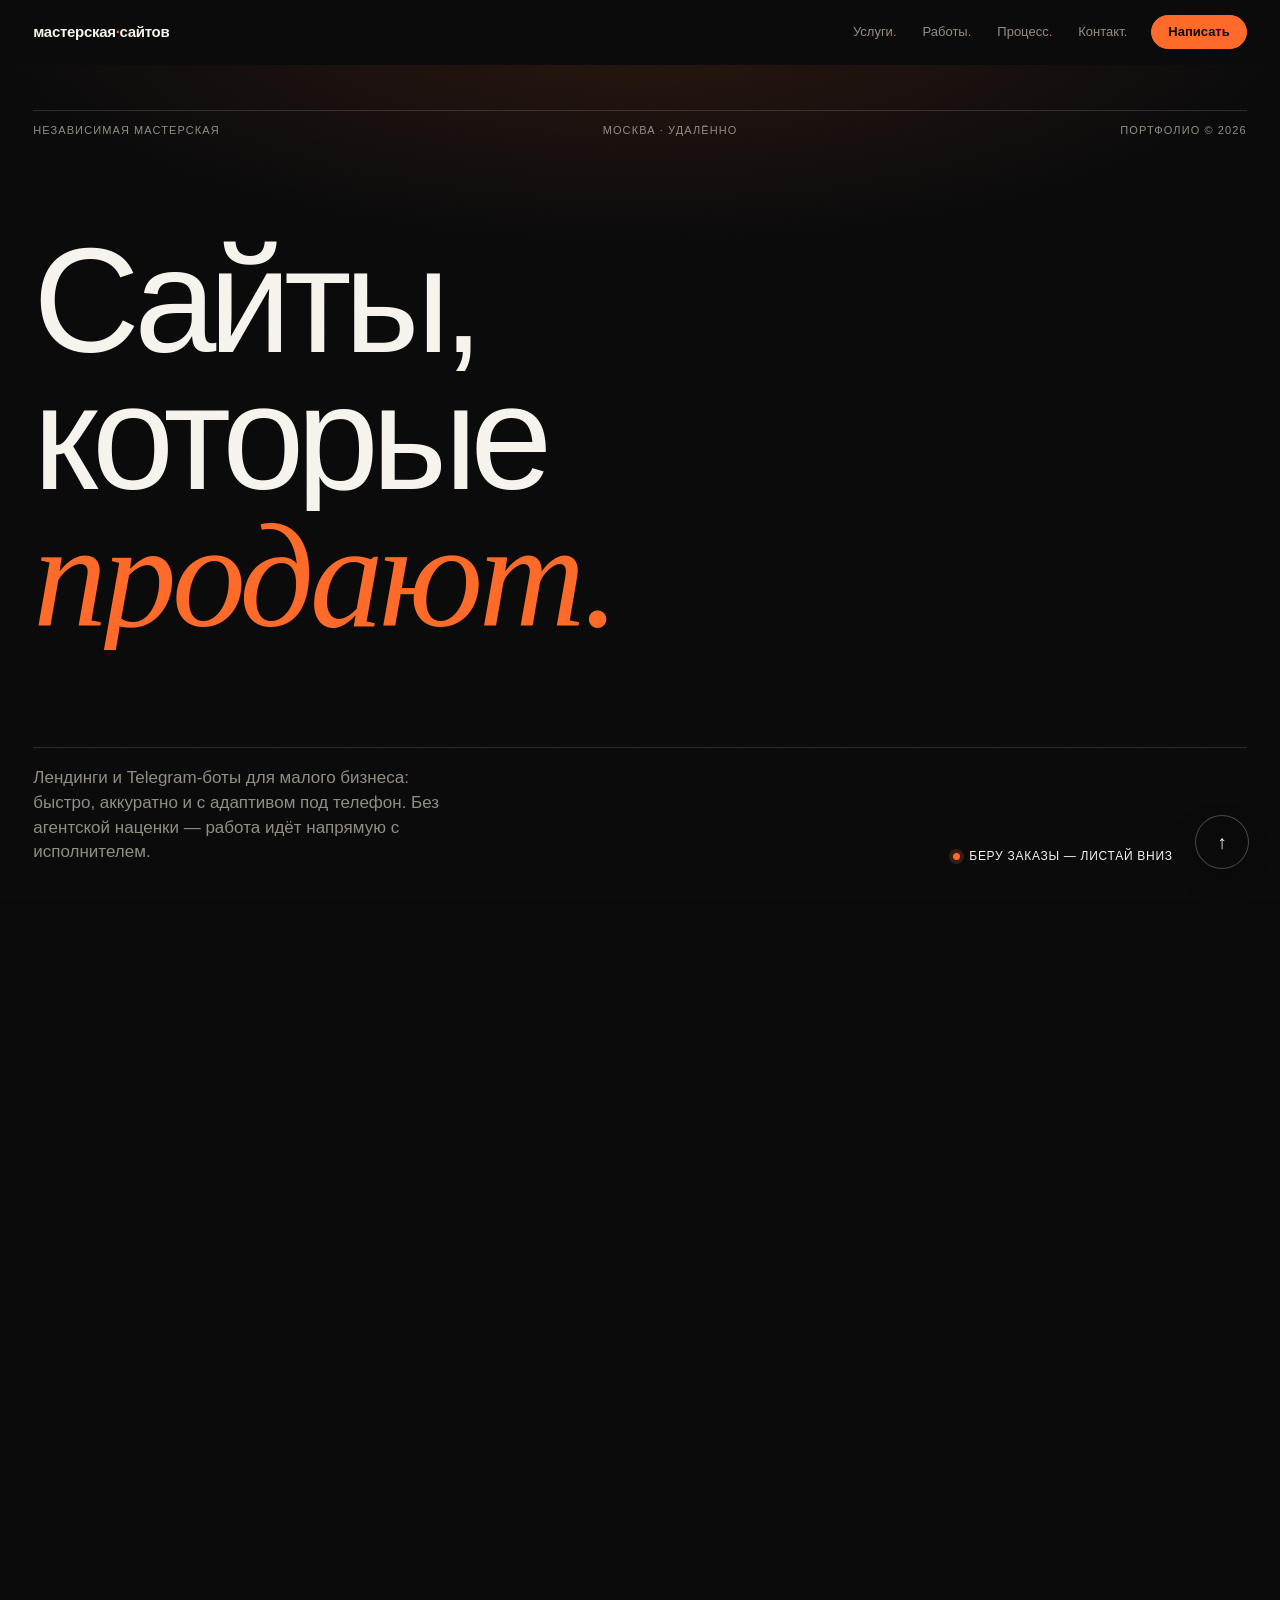
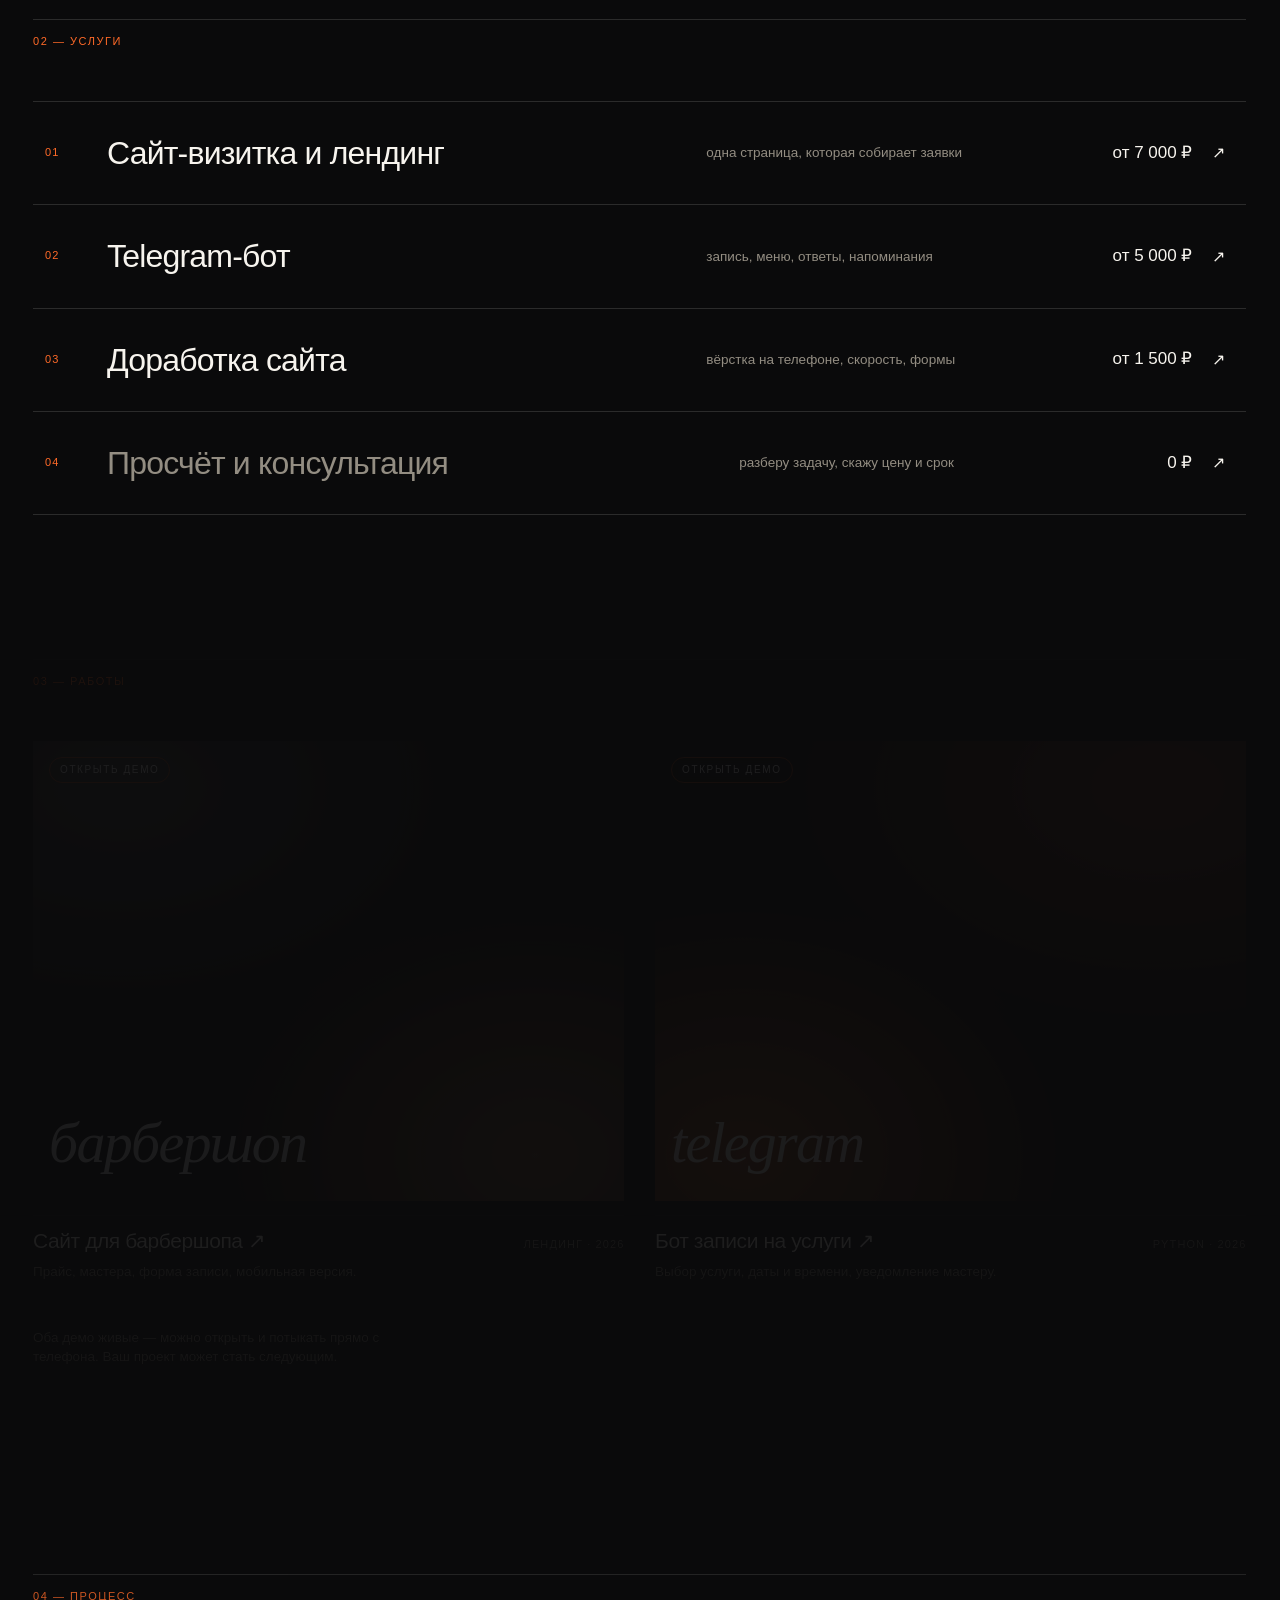
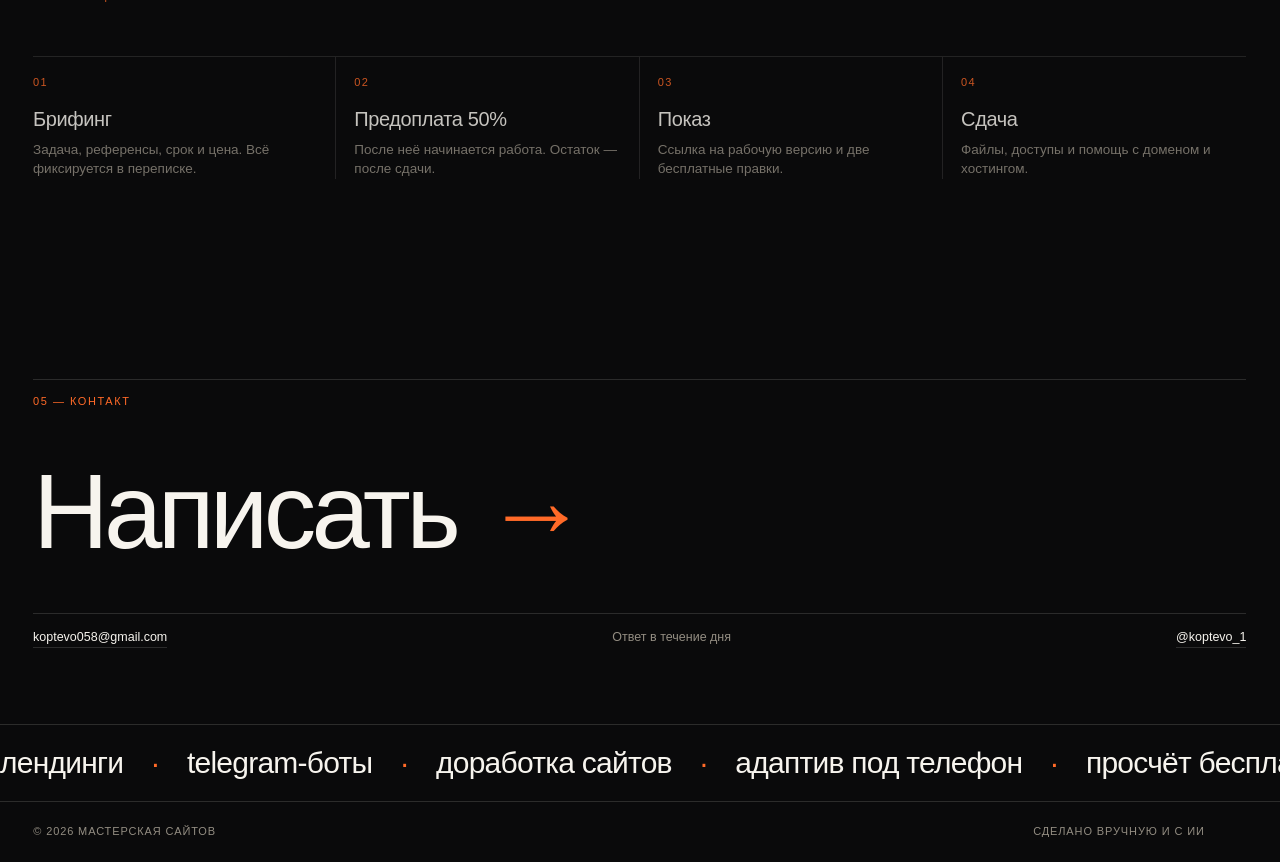
<file: index.html>
<!DOCTYPE html>
<html lang="ru">
<head>
  <meta charset="UTF-8">
  <meta name="viewport" content="width=device-width, initial-scale=1.0">
  <title>Мастерская сайтов — лендинги и Telegram-боты</title>
  <meta name="description" content="Лендинги и Telegram-боты для малого бизнеса. Быстро, аккуратно, с адаптивом под телефон.">
  <meta property="og:type" content="website">
  <meta property="og:title" content="Мастерская сайтов — лендинги и Telegram-боты">
  <meta property="og:description" content="Лендинги и Telegram-боты для малого бизнеса. Предоплата 50%, две бесплатные правки, адаптив под телефон.">
  <meta property="og:locale" content="ru_RU">
  <meta name="theme-color" content="#0a0a0b">
  <link rel="stylesheet" href="styles.css">
</head>
<body id="top">

  <!-- ШАПКА -->
  <header class="top">
    <div class="top__inner">
      <a href="#top" class="brand">мастерская<span class="brand__sep">·</span>сайтов</a>

      <nav class="menu" id="menu">
        <a href="#services">Услуги<span class="dot-end">.</span></a>
        <a href="#works">Работы<span class="dot-end">.</span></a>
        <a href="#process">Процесс<span class="dot-end">.</span></a>
        <a href="#contact">Контакт<span class="dot-end">.</span></a>
      </nav>

      <a href="https://t.me/koptevo_1" class="top__cta" target="_blank" rel="noopener">Написать</a>

      <button class="burger" id="burger" aria-label="Меню" aria-expanded="false">
        <span></span><span></span>
      </button>
    </div>
  </header>

  <main>

    <!-- ГЛАВНЫЙ ЭКРАН -->
    <section class="hero">
      <div class="hero__meta">
        <span>Независимая мастерская</span>
        <span class="hero__meta-mid">Москва · удалённо</span>
        <span>Портфолио © 2026</span>
      </div>

      <h1 class="hero__title">
        <span class="w"><span style="--i:0">Сайты,</span></span>
        <span class="w"><span style="--i:1">которые</span></span>
        <span class="w"><span style="--i:2"><em>продают.</em></span></span>
      </h1>

      <div class="hero__bottom">
        <p class="hero__lead">
          Лендинги и Telegram-боты для малого бизнеса: быстро, аккуратно
          и с адаптивом под телефон. Без агентской наценки — работа идёт
          напрямую с исполнителем.
        </p>
        <p class="hero__status"><span class="dot-live"></span> Беру заказы — листай вниз</p>
      </div>
    </section>

    <!-- МАНИФЕСТ -->
    <section class="statement" data-scroll>
      <p class="label">01 — Подход</p>
      <p class="statement__text">
        Хороший сайт — это не «красиво». Это когда человек заходит
        и <em>понимает</em>, что ему предлагают, за сколько и что делать дальше.
        Всё остальное — оформление.
      </p>
    </section>

    <!-- УСЛУГИ -->
    <section class="section" id="services" data-scroll>
      <p class="label">02 — Услуги</p>

      <ul class="rows">
        <li class="row">
          <span class="row__num">01</span>
          <span class="row__name">Сайт-визитка и лендинг</span>
          <span class="row__note">одна страница, которая собирает заявки</span>
          <span class="row__price">от 7 000 ₽</span>
          <span class="row__arrow">↗</span>
        </li>
        <li class="row">
          <span class="row__num">02</span>
          <span class="row__name">Telegram-бот</span>
          <span class="row__note">запись, меню, ответы, напоминания</span>
          <span class="row__price">от 5 000 ₽</span>
          <span class="row__arrow">↗</span>
        </li>
        <li class="row">
          <span class="row__num">03</span>
          <span class="row__name">Доработка сайта</span>
          <span class="row__note">вёрстка на телефоне, скорость, формы</span>
          <span class="row__price">от 1 500 ₽</span>
          <span class="row__arrow">↗</span>
        </li>
        <li class="row row--muted">
          <span class="row__num">04</span>
          <span class="row__name">Просчёт и консультация</span>
          <span class="row__note">разберу задачу, скажу цену и срок</span>
          <span class="row__price">0 ₽</span>
          <span class="row__arrow">↗</span>
        </li>
      </ul>
    </section>

    <!-- РАБОТЫ -->
    <section class="section" id="works" data-scroll>
      <p class="label">03 — Работы</p>

      <div class="works">
        <a class="work" href="works/barbershop/" data-reveal>
          <div class="work__media work__media--barber">
            <span class="work__badge">открыть демо</span>
            <span class="work__hint">барбершоп</span>
          </div>
          <div class="work__meta">
            <h3>Сайт для барбершопа ↗</h3>
            <span>лендинг · 2026</span>
          </div>
          <p class="work__desc">Прайс, мастера, форма записи, мобильная версия.</p>
        </a>

        <a class="work" href="demo/bot-booking/" data-reveal>
          <div class="work__media work__media--bot">
            <span class="work__badge">открыть демо</span>
            <span class="work__hint">telegram</span>
          </div>
          <div class="work__meta">
            <h3>Бот записи на услуги ↗</h3>
            <span>python · 2026</span>
          </div>
          <p class="work__desc">Выбор услуги, даты и времени, уведомление мастеру.</p>
        </a>
      </div>

      <p class="works__note">
        Оба демо живые — можно открыть и потыкать прямо с телефона. Ваш проект
        может стать следующим.
      </p>
    </section>

    <!-- ПРОЦЕСС -->
    <section class="section" id="process" data-scroll>
      <p class="label">04 — Процесс</p>

      <ol class="steps">
        <li data-reveal>
          <span class="steps__n">01</span>
          <h3>Брифинг</h3>
          <p>Задача, референсы, срок и цена. Всё фиксируется в переписке.</p>
        </li>
        <li data-reveal>
          <span class="steps__n">02</span>
          <h3>Предоплата 50%</h3>
          <p>После неё начинается работа. Остаток — после сдачи.</p>
        </li>
        <li data-reveal>
          <span class="steps__n">03</span>
          <h3>Показ</h3>
          <p>Ссылка на рабочую версию и две бесплатные правки.</p>
        </li>
        <li data-reveal>
          <span class="steps__n">04</span>
          <h3>Сдача</h3>
          <p>Файлы, доступы и помощь с доменом и хостингом.</p>
        </li>
      </ol>
    </section>

    <!-- КОНТАКТ -->
    <section class="contact" id="contact" data-scroll>
      <p class="label">05 — Контакт</p>

      <a class="contact__big" href="https://t.me/koptevo_1" target="_blank" rel="noopener">
        Написать <em>→</em>
      </a>

      <div class="contact__row">
        <a href="mailto:koptevo058@gmail.com">koptevo058@gmail.com</a>
        <span>Ответ в течение дня</span>
        <a href="https://t.me/koptevo_1" target="_blank" rel="noopener">@koptevo_1</a>
      </div>
    </section>

  </main>

  <!-- БЕГУЩАЯ СТРОКА -->
  <div class="marquee" aria-hidden="true">
    <div class="marquee__track" id="marquee">
      <span>лендинги</span><i>·</i>
      <span>telegram-боты</span><i>·</i>
      <span>доработка сайтов</span><i>·</i>
      <span>адаптив под телефон</span><i>·</i>
      <span>просчёт бесплатно</span><i>·</i>
    </div>
  </div>

  <footer class="footer">
    <span>© <span id="year">2026</span> Мастерская сайтов</span>
    <span>Сделано вручную и с ИИ</span>
  </footer>

  <!-- Плавающая кнопка «наверх» — видна всегда -->
  <a class="to-top" href="#top" aria-label="Наверх">
    <span>↑</span>
  </a>

  <script src="motion.js"></script>
  <script src="script.js"></script>
</body>
</html>
</file>
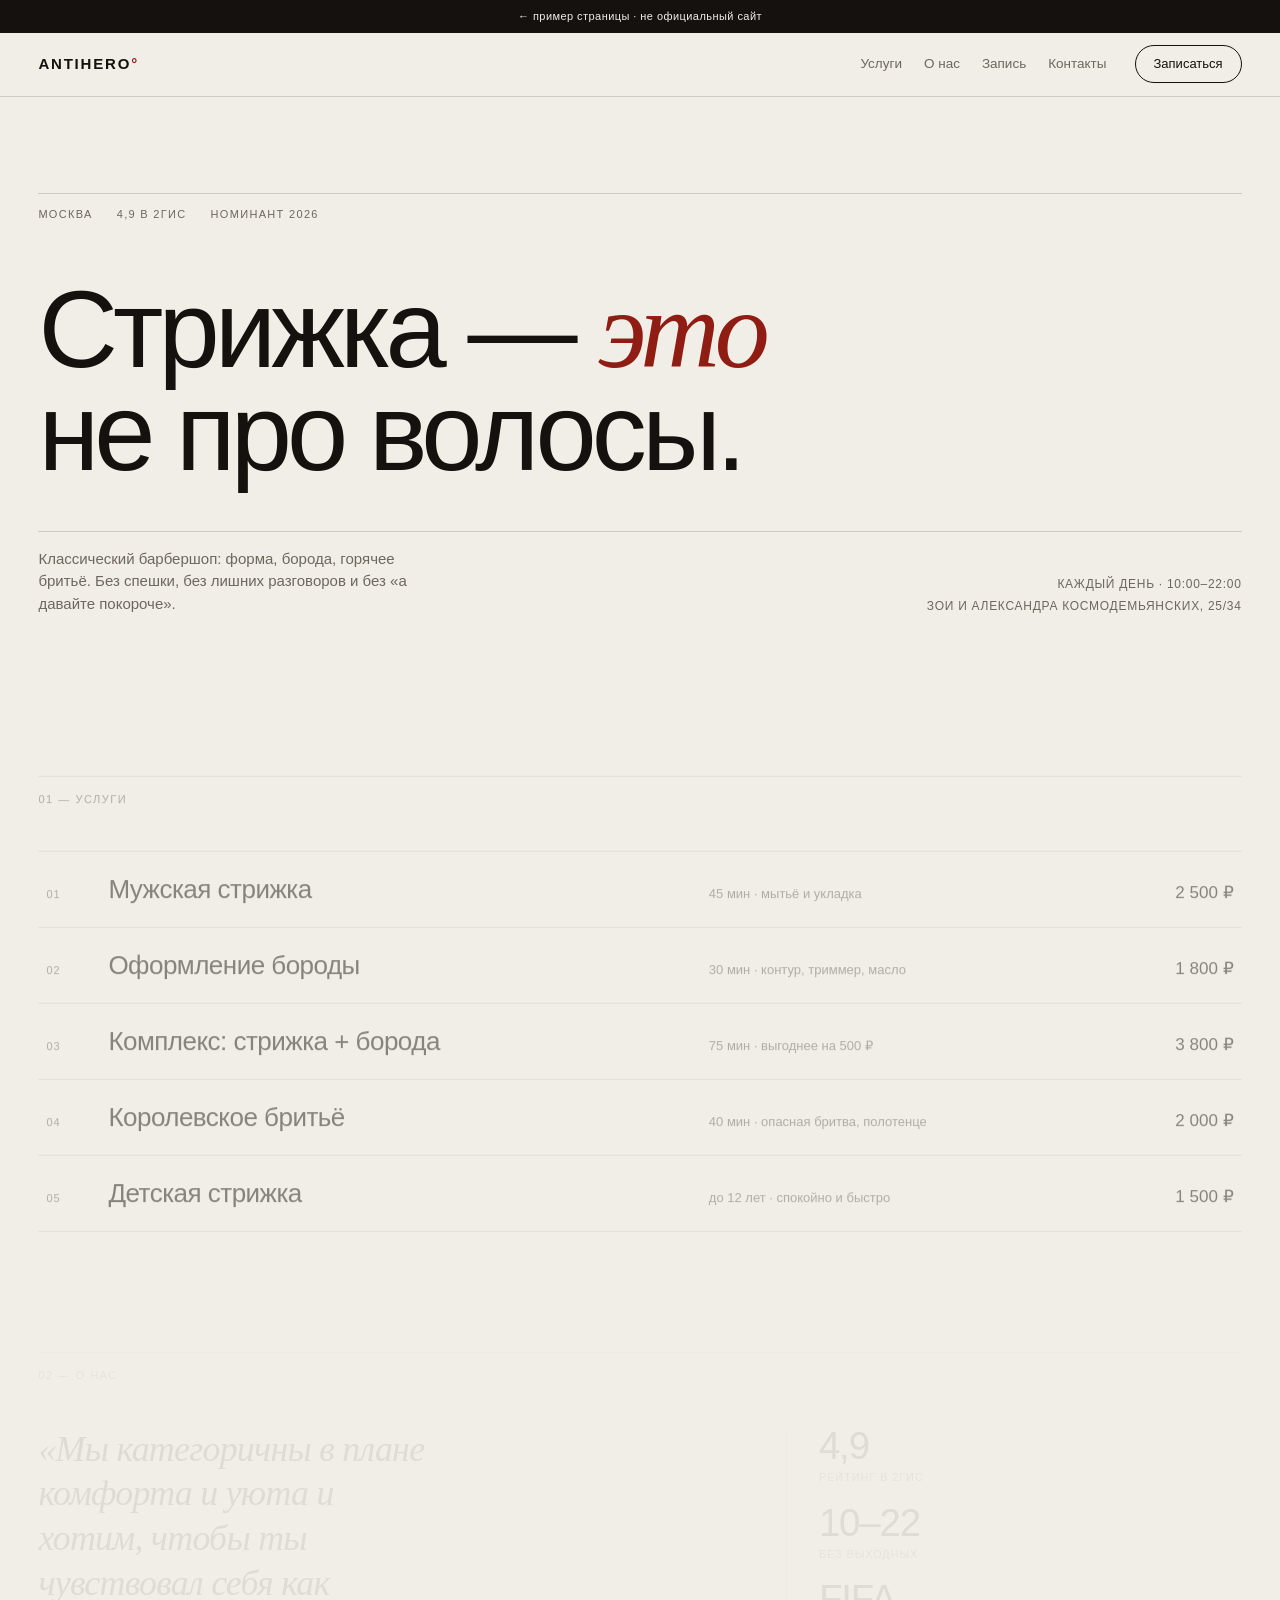
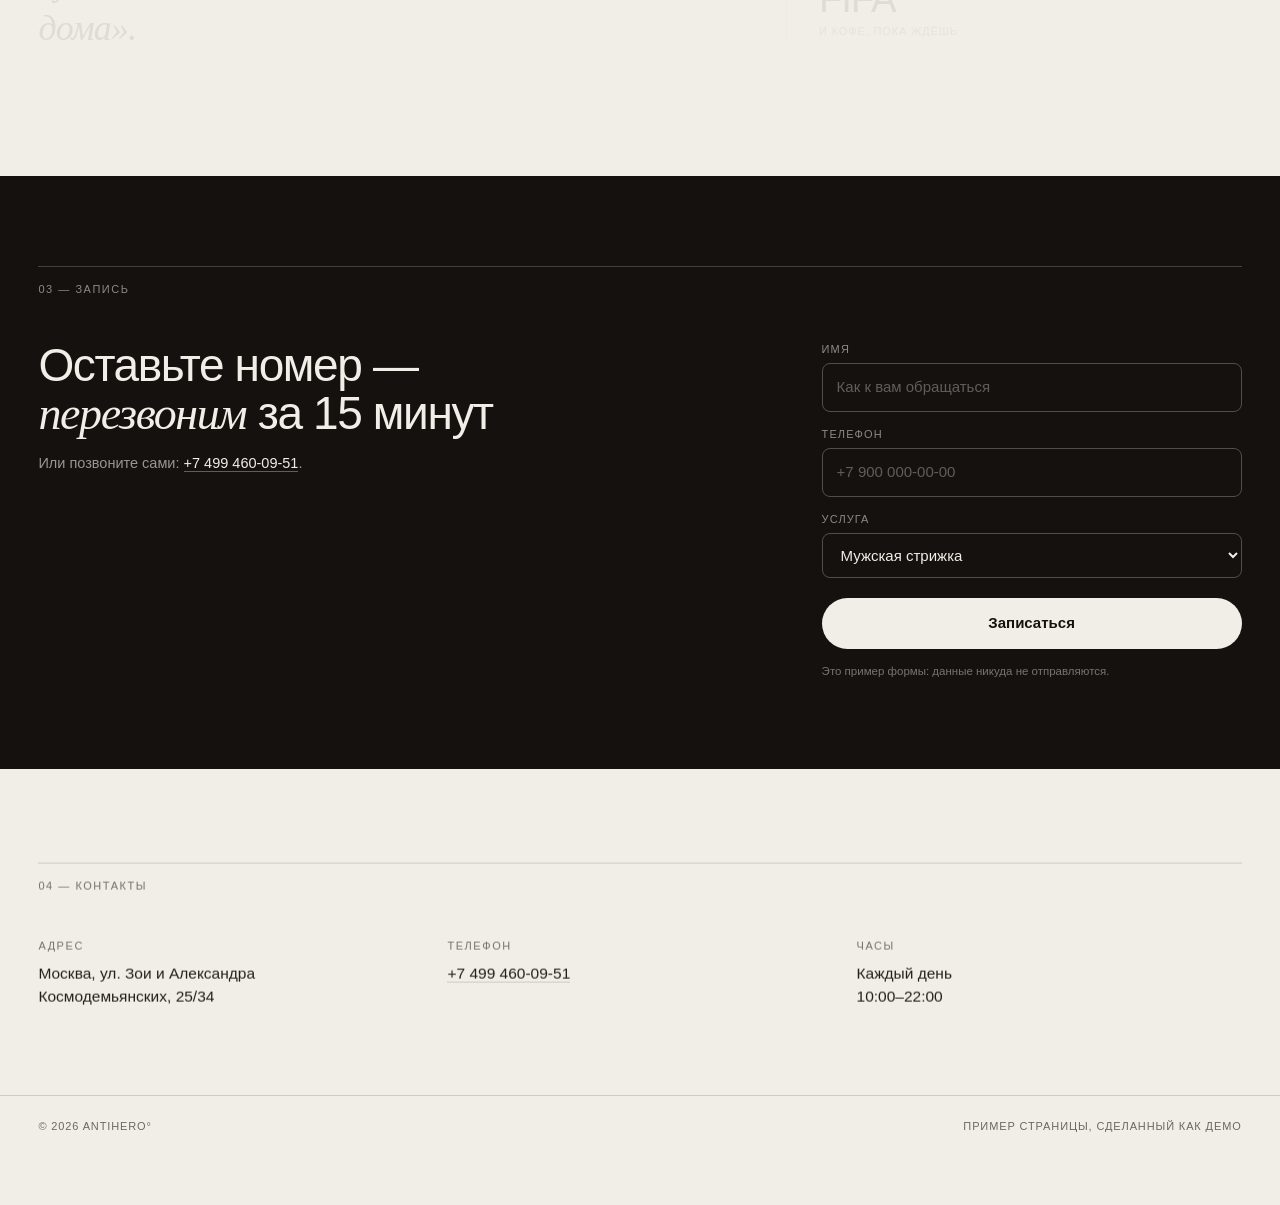
<file: demo/antihero/index.html>
<!DOCTYPE html>
<html lang="ru">
<head>
  <meta charset="UTF-8">
  <meta name="viewport" content="width=device-width, initial-scale=1.0">
  <title>Antihero — барбершоп</title>
  <meta name="description" content="Antihero: стрижка, борода, бритьё. Москва, Зои и Александра Космодемьянских, 25/34.">
  <meta name="robots" content="noindex, nofollow">
  <meta name="color-scheme" content="light">
  <meta property="og:type" content="website">
  <meta property="og:title" content="Antihero — пример страницы барбершопа">
  <meta property="og:description" content="Цены, часы работы и запись на одном экране. Пример того, как могла бы выглядеть ваша страница.">
  <meta property="og:image" content="https://koptevo.github.io/portfolio/demo/antihero/preview.png">
  <meta property="og:url" content="https://koptevo.github.io/portfolio/demo/antihero/">
  <link rel="stylesheet" href="styles.css?v=2">
</head>
<body>

  <!-- Это пример страницы, а не официальный сайт заведения -->
  <a class="demo-flag" href="../../index.html">← пример страницы · не официальный сайт</a>

  <header class="hd">
    <a class="hd__logo" href="#top">ANTIHERO<span>°</span></a>
    <nav class="hd__nav">
      <a href="#services">Услуги</a>
      <a href="#about">О нас</a>
      <a href="#booking">Запись</a>
      <a href="#contacts">Контакты</a>
    </nav>
    <a class="hd__cta" href="#booking">Записаться</a>
  </header>

  <main id="top">

    <!-- Первый экран -->
    <section class="bhero">
      <p class="bhero__meta">
        <span>Москва</span>
        <span>4,9 в 2ГИС</span>
        <span>номинант 2026</span>
      </p>
      <h1 class="bhero__title">
        Стрижка — <em>это</em><br>не про волосы.
      </h1>
      <div class="bhero__row">
        <p class="bhero__lead">
          Классический барбершоп: форма, борода, горячее бритьё.
          Без спешки, без лишних разговоров и без «а давайте покороче».
        </p>
        <div class="bhero__hours">
          <span>Каждый день · 10:00–22:00</span>
          <span>Зои и Александра Космодемьянских, 25/34</span>
        </div>
      </div>
    </section>

    <!-- Услуги -->
    <section class="bsec" id="services" data-scroll>
      <p class="label">01 — Услуги</p>
      <ul class="price">
        <li>
          <span class="price__n">01</span>
          <span class="price__name">Мужская стрижка</span>
          <span class="price__d">45 мин · мытьё и укладка</span>
          <span class="price__v">2 500 ₽</span>
        </li>
        <li>
          <span class="price__n">02</span>
          <span class="price__name">Оформление бороды</span>
          <span class="price__d">30 мин · контур, триммер, масло</span>
          <span class="price__v">1 800 ₽</span>
        </li>
        <li>
          <span class="price__n">03</span>
          <span class="price__name">Комплекс: стрижка + борода</span>
          <span class="price__d">75 мин · выгоднее на 500 ₽</span>
          <span class="price__v">3 800 ₽</span>
        </li>
        <li>
          <span class="price__n">04</span>
          <span class="price__name">Королевское бритьё</span>
          <span class="price__d">40 мин · опасная бритва, полотенце</span>
          <span class="price__v">2 000 ₽</span>
        </li>
        <li>
          <span class="price__n">05</span>
          <span class="price__name">Детская стрижка</span>
          <span class="price__d">до 12 лет · спокойно и быстро</span>
          <span class="price__v">1 500 ₽</span>
        </li>
      </ul>
    </section>

    <!-- О нас -->
    <section class="bsec" id="about" data-scroll>
      <p class="label">02 — О нас</p>
      <div class="about">
        <p class="about__quote">
          «Мы категоричны в плане комфорта и уюта и хотим,
          чтобы ты чувствовал себя как дома».
        </p>
        <div class="about__facts">
          <div>
            <h3>4,9</h3>
            <span>рейтинг в 2ГИС</span>
          </div>
          <div>
            <h3>10–22</h3>
            <span>без выходных</span>
          </div>
          <div>
            <h3>FIFA</h3>
            <span>и кофе, пока ждёшь</span>
          </div>
        </div>
      </div>
    </section>

    <!-- Запись -->
    <section class="bsec bsec--book" id="booking" data-scroll>
      <p class="label">03 — Запись</p>
      <div class="book">
        <div class="book__text">
          <h2>Оставьте номер — <em>перезвоним</em> за 15 минут</h2>
          <p>
            Или позвоните сами:
            <a class="book__link" href="tel:+74994600951">+7 499 460-09-51</a>.
          </p>
        </div>

        <form class="form" id="form" novalidate>
          <label class="field">
            <span>Имя</span>
            <input type="text" name="name" placeholder="Как к вам обращаться" required>
          </label>
          <label class="field">
            <span>Телефон</span>
            <input type="tel" name="phone" placeholder="+7 900 000-00-00" required>
          </label>
          <label class="field">
            <span>Услуга</span>
            <select name="service">
              <option>Мужская стрижка</option>
              <option>Оформление бороды</option>
              <option>Стрижка + борода</option>
              <option>Королевское бритьё</option>
              <option>Детская стрижка</option>
            </select>
          </label>
          <button class="btn" type="submit">Записаться</button>
          <p class="form__note">Это пример формы: данные никуда не отправляются.</p>
        </form>

        <p class="form__ok" id="ok" hidden>Готово — заявка принята (пример). В настоящем сайте здесь пришло бы подтверждение.</p>
      </div>
    </section>

    <!-- Контакты -->
    <section class="bsec" id="contacts" data-scroll>
      <p class="label">04 — Контакты</p>
      <div class="contacts">
        <div>
          <h3>Адрес</h3>
          <p>Москва, ул. Зои и Александра<br>Космодемьянских, 25/34</p>
        </div>
        <div>
          <h3>Телефон</h3>
          <p><a href="tel:+74994600951">+7 499 460-09-51</a></p>
        </div>
        <div>
          <h3>Часы</h3>
          <p>Каждый день<br>10:00–22:00</p>
        </div>
      </div>
    </section>

  </main>

  <footer class="ft">
    <span>© 2026 Antihero°</span>
    <span>Пример страницы, сделанный как демо</span>
  </footer>

  <script src="../../motion.js"></script>
  <script src="script.js"></script>
</body>
</html>
</file>
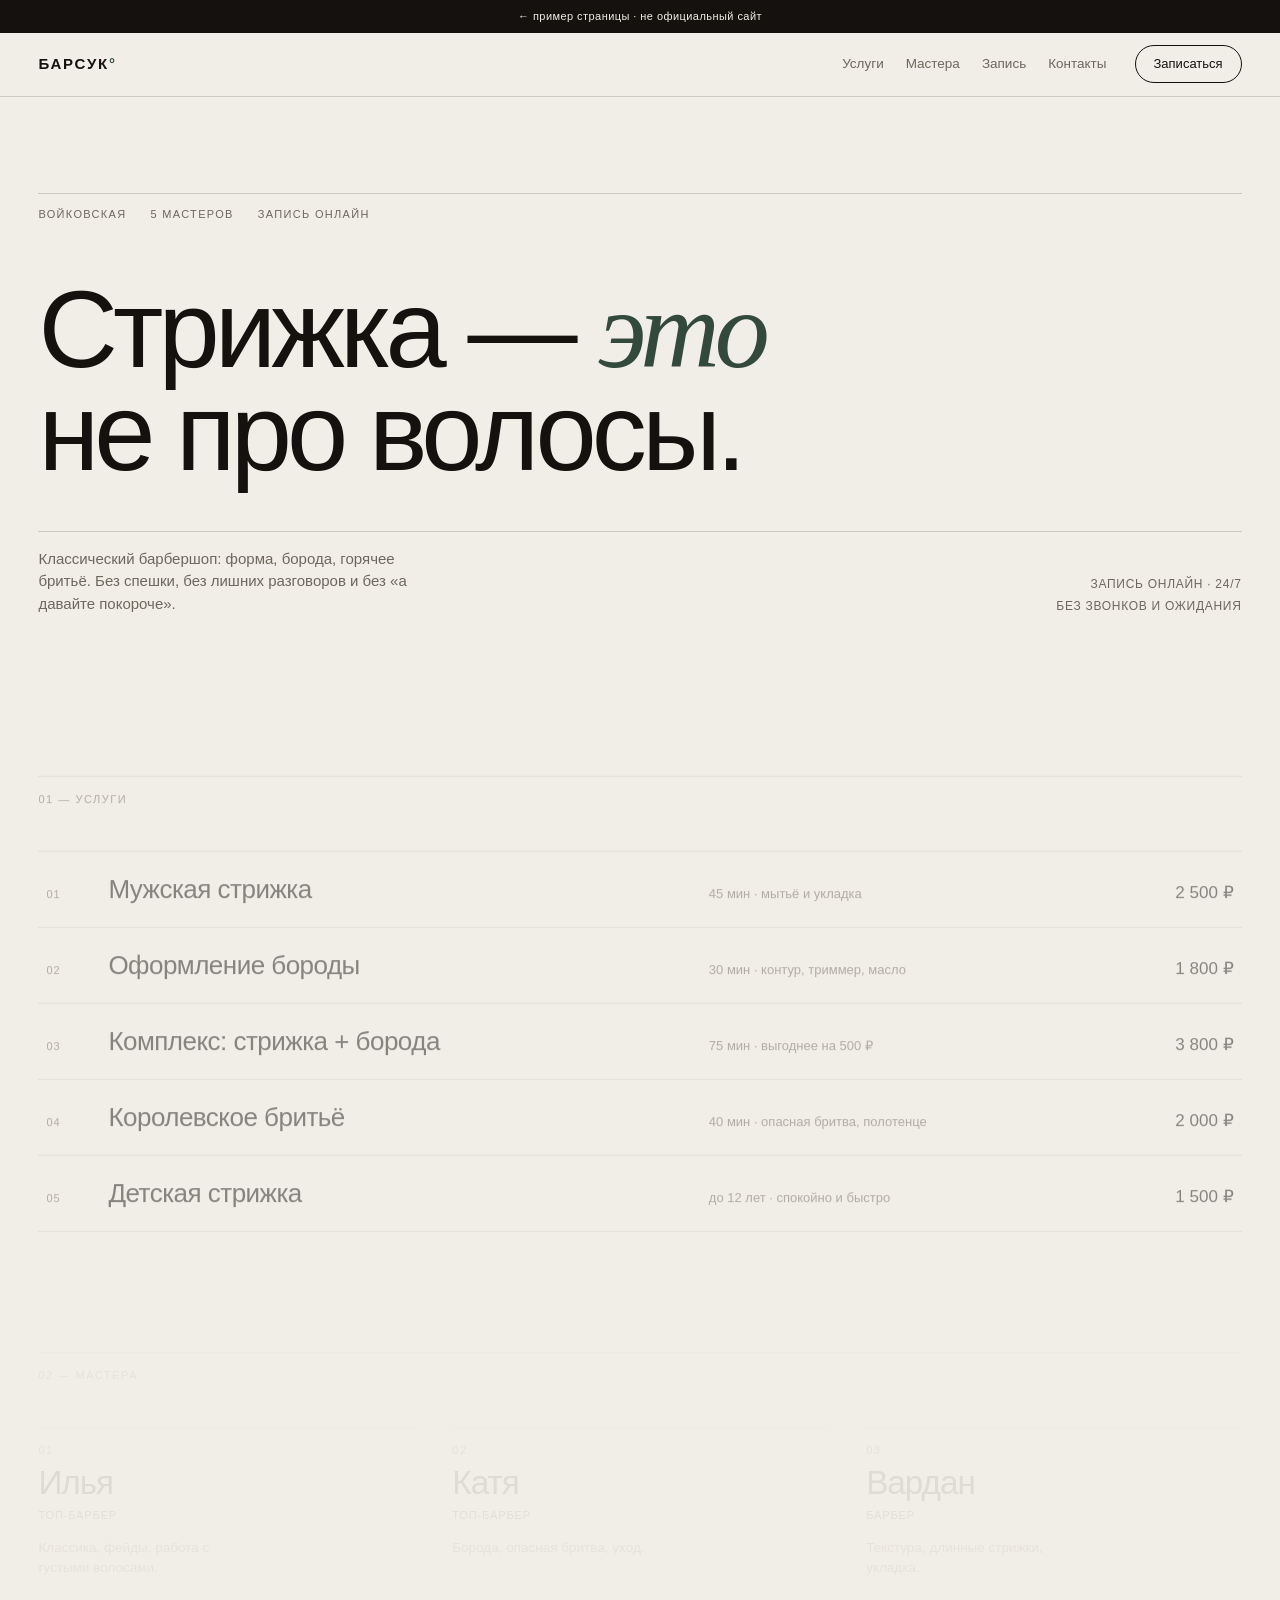
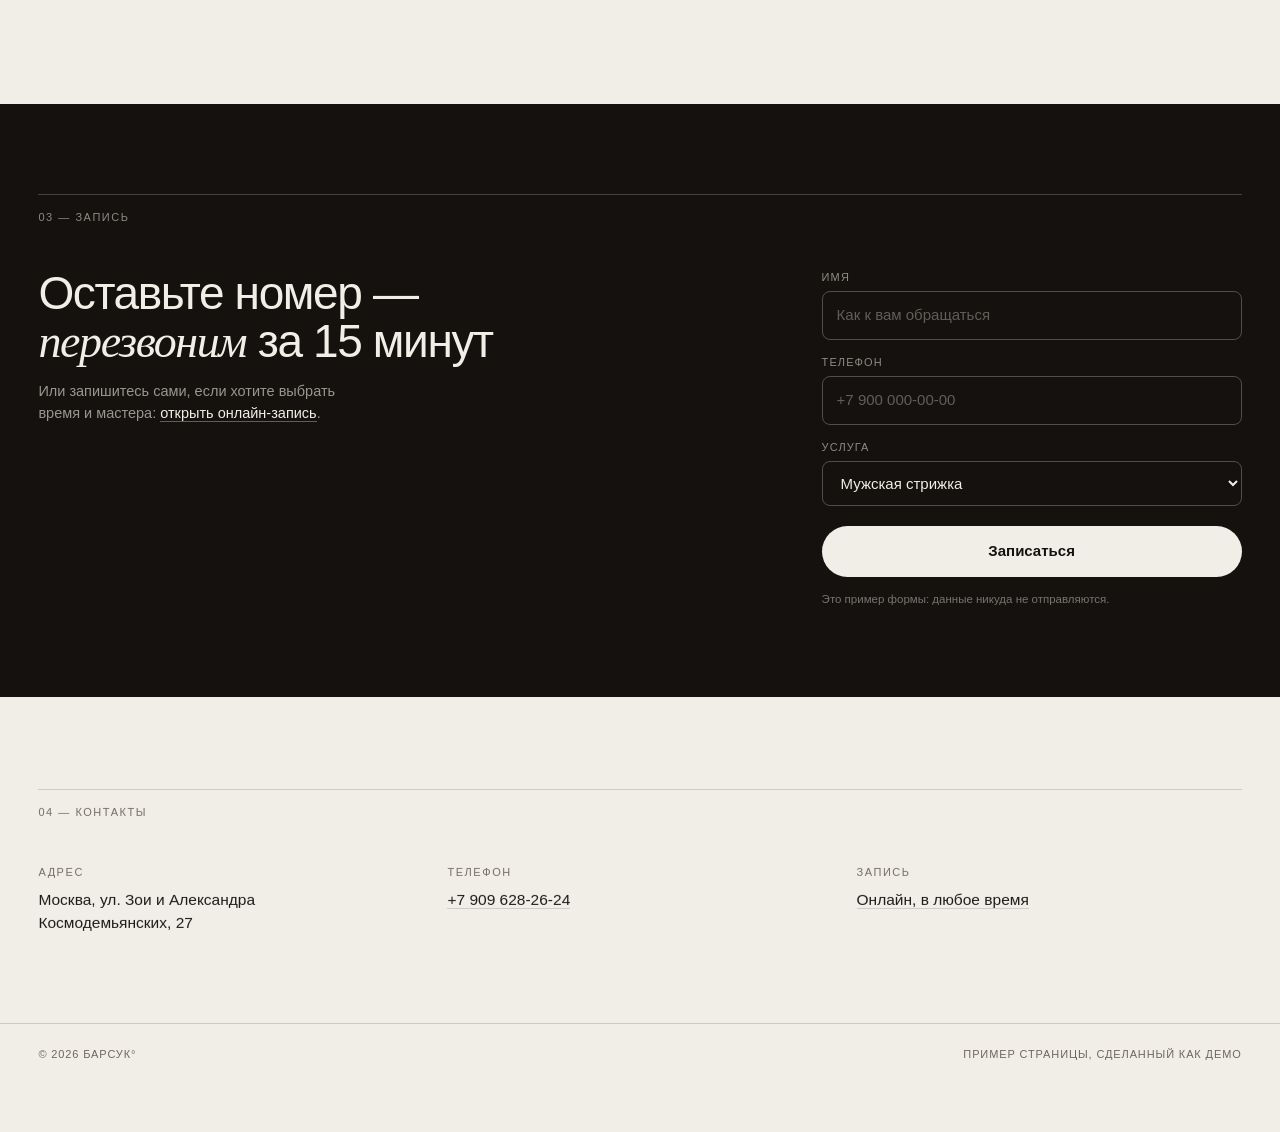
<file: demo/barsuk/index.html>
<!DOCTYPE html>
<html lang="ru">
<head>
  <meta charset="UTF-8">
  <meta name="viewport" content="width=device-width, initial-scale=1.0">
  <title>Барсук — барбершоп</title>
  <meta name="description" content="Барбершоп «Барсук»: стрижка, борода, бритьё. Онлайн-запись.">
  <meta name="robots" content="noindex, nofollow">
  <meta name="color-scheme" content="light">
  <meta property="og:type" content="website">
  <meta property="og:title" content="Барсук — пример страницы барбершопа">
  <meta property="og:description" content="Цены, мастера и запись на одном экране. Пример того, как могла бы выглядеть ваша страница.">
  <meta property="og:image" content="https://koptevo.github.io/portfolio/demo/barsuk/preview.png">
  <meta property="og:url" content="https://koptevo.github.io/portfolio/demo/barsuk/">
  <link rel="stylesheet" href="styles.css?v=4">
</head>
<body>

  <!-- Это пример страницы, а не официальный сайт заведения -->
  <a class="demo-flag" href="../../index.html">← пример страницы · не официальный сайт</a>

  <header class="hd">
    <a class="hd__logo" href="#top">БАРСУК<span>°</span></a>
    <nav class="hd__nav">
      <a href="#services">Услуги</a>
      <a href="#masters">Мастера</a>
      <a href="#booking">Запись</a>
      <a href="#contacts">Контакты</a>
    </nav>
    <a class="hd__cta" href="#booking">Записаться</a>
  </header>

  <main id="top">

    <!-- Первый экран -->
    <section class="bhero">
      <p class="bhero__meta">
        <span>Войковская</span>
        <span>5 мастеров</span>
        <span>запись онлайн</span>
      </p>
      <h1 class="bhero__title">
        Стрижка — <em>это</em><br>не про волосы.
      </h1>
      <div class="bhero__row">
        <p class="bhero__lead">
          Классический барбершоп: форма, борода, горячее бритьё.
          Без спешки, без лишних разговоров и без «а давайте покороче».
        </p>
        <div class="bhero__hours">
          <span>Запись онлайн · 24/7</span>
          <span>Без звонков и ожидания</span>
        </div>
      </div>
    </section>

    <!-- Услуги -->
    <section class="bsec" id="services" data-scroll>
      <p class="label">01 — Услуги</p>
      <ul class="price">
        <li>
          <span class="price__n">01</span>
          <span class="price__name">Мужская стрижка</span>
          <span class="price__d">45 мин · мытьё и укладка</span>
          <span class="price__v">2 500 ₽</span>
        </li>
        <li>
          <span class="price__n">02</span>
          <span class="price__name">Оформление бороды</span>
          <span class="price__d">30 мин · контур, триммер, масло</span>
          <span class="price__v">1 800 ₽</span>
        </li>
        <li>
          <span class="price__n">03</span>
          <span class="price__name">Комплекс: стрижка + борода</span>
          <span class="price__d">75 мин · выгоднее на 500 ₽</span>
          <span class="price__v">3 800 ₽</span>
        </li>
        <li>
          <span class="price__n">04</span>
          <span class="price__name">Королевское бритьё</span>
          <span class="price__d">40 мин · опасная бритва, полотенце</span>
          <span class="price__v">2 000 ₽</span>
        </li>
        <li>
          <span class="price__n">05</span>
          <span class="price__name">Детская стрижка</span>
          <span class="price__d">до 12 лет · спокойно и быстро</span>
          <span class="price__v">1 500 ₽</span>
        </li>
      </ul>
    </section>

    <!-- Мастера -->
    <section class="bsec" id="masters" data-scroll>
      <p class="label">02 — Мастера</p>
      <div class="masters">
        <article class="master">
          <p class="master__n">01</p>
          <h3 class="master__name">Илья</h3>
          <span class="master__role">топ-барбер</span>
          <p class="master__about">Классика, фейды, работа с густыми волосами.</p>
        </article>
        <article class="master">
          <p class="master__n">02</p>
          <h3 class="master__name">Катя</h3>
          <span class="master__role">топ-барбер</span>
          <p class="master__about">Борода, опасная бритва, уход.</p>
        </article>
        <article class="master">
          <p class="master__n">03</p>
          <h3 class="master__name">Вардан</h3>
          <span class="master__role">барбер</span>
          <p class="master__about">Текстура, длинные стрижки, укладка.</p>
        </article>
      </div>
    </section>

    <!-- Запись -->
    <section class="bsec bsec--book" id="booking" data-scroll>
      <p class="label">03 — Запись</p>
      <div class="book">
        <div class="book__text">
          <h2>Оставьте номер — <em>перезвоним</em> за 15 минут</h2>
          <p>
            Или запишитесь сами, если хотите выбрать время и мастера:
            <a class="book__link" href="https://yclients.com/salon/barsuk/794006/" target="_blank" rel="noopener">
              открыть онлайн-запись</a>.
          </p>
        </div>

        <form class="form" id="form" novalidate>
          <label class="field">
            <span>Имя</span>
            <input type="text" name="name" placeholder="Как к вам обращаться" required>
          </label>
          <label class="field">
            <span>Телефон</span>
            <input type="tel" name="phone" placeholder="+7 900 000-00-00" required>
          </label>
          <label class="field">
            <span>Услуга</span>
            <select name="service">
              <option>Мужская стрижка</option>
              <option>Оформление бороды</option>
              <option>Стрижка + борода</option>
              <option>Королевское бритьё</option>
              <option>Детская стрижка</option>
            </select>
          </label>
          <button class="btn" type="submit">Записаться</button>
          <p class="form__note">Это пример формы: данные никуда не отправляются.</p>
        </form>

        <p class="form__ok" id="ok" hidden>Готово — заявка принята (пример). В настоящем сайте здесь пришло бы подтверждение.</p>
      </div>
    </section>

    <!-- Контакты -->
    <section class="bsec" id="contacts" data-scroll>
      <p class="label">04 — Контакты</p>
      <div class="contacts">
        <div>
          <h3>Адрес</h3>
          <p>Москва, ул. Зои и Александра<br>Космодемьянских, 27</p>
        </div>
        <div>
          <h3>Телефон</h3>
          <p><a href="tel:+79096282624">+7 909 628-26-24</a></p>
        </div>
        <div>
          <h3>Запись</h3>
          <p><a href="https://yclients.com/salon/barsuk/794006/" target="_blank" rel="noopener">Онлайн, в любое время</a></p>
        </div>
      </div>
    </section>

  </main>

  <footer class="ft">
    <span>© 2026 Барсук°</span>
    <span>Пример страницы, сделанный как демо</span>
  </footer>

  <script src="../../motion.js"></script>
  <script src="script.js?v=3"></script>
</body>
</html>
</file>
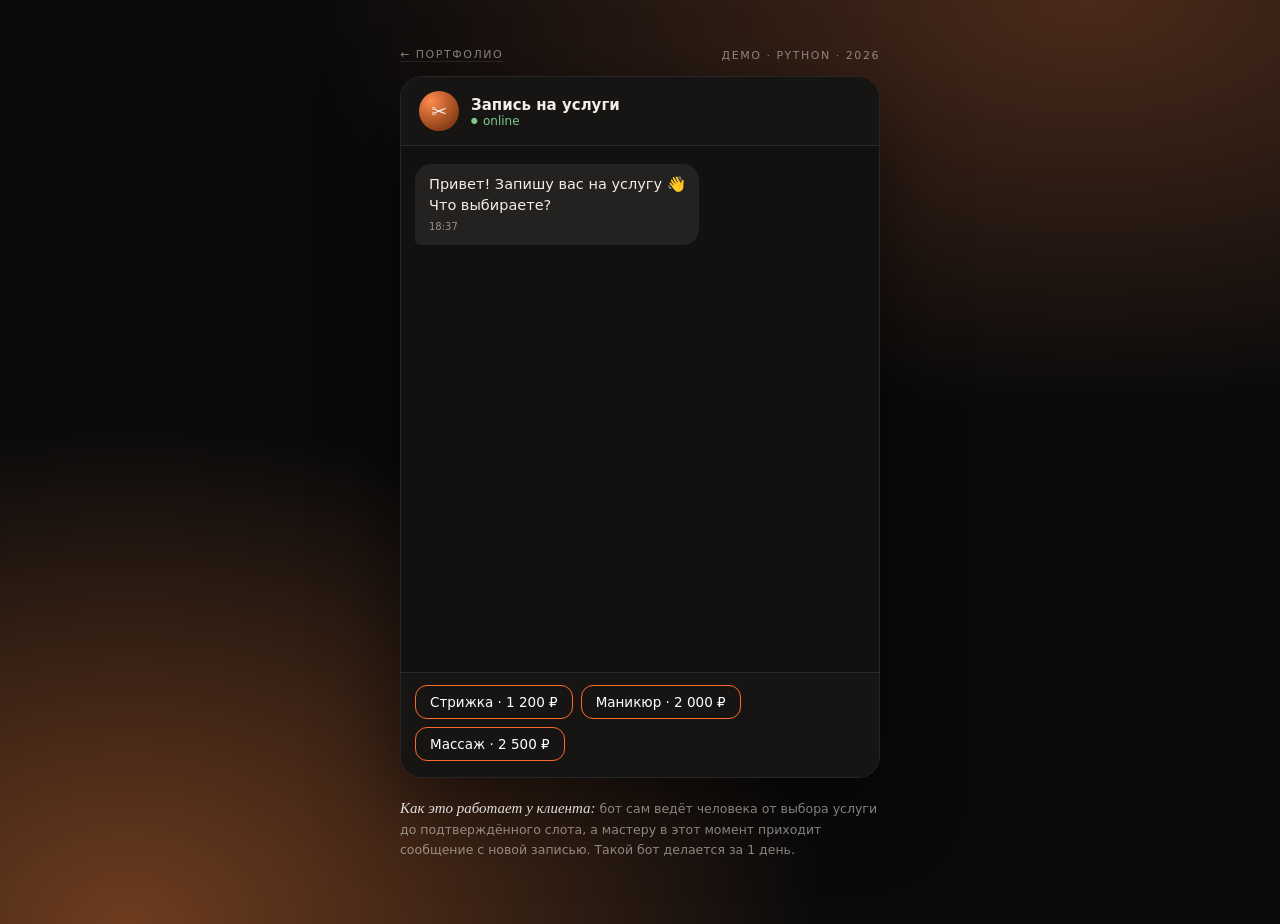
<file: demo/bot-booking/index.html>
<!DOCTYPE html>
<html lang="ru">
<head>
  <meta charset="UTF-8">
  <meta name="viewport" content="width=device-width, initial-scale=1.0">
  <title>Демо · Telegram-бот записи на услуги</title>
  <meta name="description" content="Интерактивное демо Telegram-бота записи на услуги: выбор услуги, даты и времени, уведомление мастеру.">
  <meta name="theme-color" content="#0a0a0b">
  <style>
    :root {
      --bg: #0a0a0b;
      --panel: #121110;
      --panel2: #171513;
      --line: rgba(255, 255, 255, .09);
      --muted: rgba(235, 230, 222, .55);
      --accent: #ff6a28;
      --bubble: #242220;
      --bubble-out: #c9622e;
      --serif: "Georgia", "Times New Roman", serif;
    }
    * { box-sizing: border-box; }
    body {
      margin: 0;
      background:
        radial-gradient(110% 80% at 85% 0%, #4a2a1a 0%, transparent 55%),
        radial-gradient(90% 90% at 10% 100%, #6e3c1f 0%, transparent 60%),
        var(--bg);
      color: #f2ede6;
      font-family: "Inter", "Segoe UI", system-ui, sans-serif;
      min-height: 100vh;
      display: flex;
      flex-direction: column;
      align-items: center;
      padding: clamp(16px, 4vw, 48px) 16px 64px;
    }
    .page-label {
      align-self: flex-start;
      width: 100%;
      max-width: 480px;
      display: flex;
      justify-content: space-between;
      align-items: center;
      margin: 0 auto 14px;
      font-size: 11px;
      letter-spacing: .14em;
      text-transform: uppercase;
      color: var(--muted);
    }
    .page-label a { color: var(--muted); text-decoration: none; border-bottom: 1px solid var(--line); }
    .page-label a:hover { color: #fff; }

    .phone {
      width: 100%;
      max-width: 480px;
      background: var(--panel);
      border: 1px solid var(--line);
      border-radius: 22px;
      overflow: hidden;
      box-shadow: 0 30px 80px rgba(0, 0, 0, .5);
      display: flex;
      flex-direction: column;
      height: min(78vh, 760px);
    }
    .phone__head {
      display: flex;
      align-items: center;
      gap: 12px;
      padding: 14px 18px;
      background: var(--panel2);
      border-bottom: 1px solid var(--line);
    }
    .ava {
      width: 40px; height: 40px;
      border-radius: 50%;
      background: radial-gradient(circle at 30% 25%, #ff8a4d, #8a3d16 75%);
      display: grid;
      place-items: center;
      font-size: 19px;
    }
    .phone__head b { font-size: 15px; font-weight: 600; }
    .phone__head .st { font-size: 12px; color: #7ecb8f; }
    .phone__head .st::before { content: "●"; font-size: 8px; margin-right: 5px; vertical-align: 2px; }

    .chat {
      flex: 1;
      overflow-y: auto;
      padding: 18px 14px 10px;
      display: flex;
      flex-direction: column;
      gap: 10px;
      scrollbar-width: thin;
      scrollbar-color: rgba(255,255,255,.15) transparent;
    }
    .msg { max-width: 84%; padding: 10px 14px; border-radius: 16px; font-size: 14.5px; line-height: 1.45; animation: pop .18s ease; }
    @keyframes pop { from { opacity: 0; transform: translateY(6px); } to { opacity: 1; transform: none; } }
    .msg--bot { background: var(--bubble); border-bottom-left-radius: 5px; align-self: flex-start; }
    .msg--user { background: var(--bubble-out); color: #fff; border-bottom-right-radius: 5px; align-self: flex-end; }
    .msg .t { display: block; font-size: 10px; opacity: .55; margin-top: 4px; }

    .sys {
      align-self: center;
      font-size: 11.5px;
      color: var(--muted);
      border: 1px dashed var(--line);
      border-radius: 999px;
      padding: 5px 12px;
      animation: pop .25s ease;
      text-align: center;
    }

    .typing { align-self: flex-start; background: var(--bubble); border-radius: 16px; border-bottom-left-radius: 5px; padding: 12px 16px; display: none; gap: 5px; }
    .typing i { width: 6px; height: 6px; border-radius: 50%; background: var(--muted); animation: bl 1s infinite; }
    .typing i:nth-child(2) { animation-delay: .18s; }
    .typing i:nth-child(3) { animation-delay: .36s; }
    @keyframes bl { 0%, 100% { opacity: .3; } 50% { opacity: 1; } }

    .keys { display: flex; flex-wrap: wrap; gap: 8px; padding: 12px 14px 16px; border-top: 1px solid var(--line); background: var(--panel2); min-height: 64px; align-content: flex-start; }
    .key {
      cursor: pointer;
      font: inherit;
      font-size: 13.5px;
      color: #fff;
      background: transparent;
      border: 1px solid var(--accent);
      border-radius: 12px;
      padding: 8px 14px;
      transition: background .15s ease, transform .1s ease;
    }
    .key:hover { background: rgba(255, 106, 40, .14); }
    .key:active { transform: scale(.97); }

    .done { text-align: center; }
    .done b { font-size: 16px; }
    .done .card {
      margin: 10px 0 2px;
      background: rgba(255, 255, 255, .06);
      border: 1px solid var(--line);
      border-radius: 12px;
      padding: 10px 12px;
      font-size: 14px;
      text-align: left;
    }
    .done .card span { color: var(--muted); }

    .foot {
      max-width: 480px;
      width: 100%;
      margin: 18px auto 0;
      font-size: 12.5px;
      color: var(--muted);
      line-height: 1.6;
    }
    .foot em { font-family: var(--serif); font-size: 15px; color: rgba(255,255,255,.85); }
  </style>
</head>
<body>
  <div class="page-label">
    <a href="../../">← портфолио</a>
    <span>демо · python · 2026</span>
  </div>

  <div class="phone">
    <div class="phone__head">
      <div class="ava">✂️</div>
      <div>
        <b>Запись на услуги</b>
        <div class="st">online</div>
      </div>
    </div>

    <div class="chat" id="chat"></div>
    <div class="keys" id="keys"></div>
  </div>

  <p class="foot">
    <em>Как это работает у клиента:</em> бот сам ведёт человека от выбора услуги
    до подтверждённого слота, а мастеру в этот момент приходит сообщение с новой записью.
    Такой бот делается за 1 день.
  </p>

  <script>
    const chat = document.getElementById("chat");
    const keys = document.getElementById("keys");
    const now = () => new Date().toLocaleTimeString("ru-RU", { hour: "2-digit", minute: "2-digit" });

    const SERVICES = [
      { n: "Стрижка", p: "1 200 ₽", min: 60 },
      { n: "Маникюр", p: "2 000 ₽", min: 90 },
      { n: "Массаж", p: "2 500 ₽", min: 60 },
    ];
    const TIMES = ["10:00", "12:30", "15:00", "17:30"];

    let pick = {};

    function bubble(cls, html) {
      const d = document.createElement("div");
      d.className = "msg " + cls;
      d.innerHTML = html + `<span class="t">${now()}</span>`;
      chat.appendChild(d);
      chat.scrollTop = chat.scrollHeight;
      return d;
    }
    function sys(text) {
      const d = document.createElement("div");
      d.className = "sys";
      d.textContent = text;
      chat.appendChild(d);
      chat.scrollTop = chat.scrollHeight;
    }
    function setKeys(list) {
      keys.innerHTML = "";
      list.forEach(k => {
        const b = document.createElement("button");
        b.className = "key";
        b.textContent = k.t;
        b.onclick = () => k.fn(b.textContent);
        keys.appendChild(b);
      });
    }
    function typing(dur, fn) {
      const t = document.createElement("div");
      t.className = "typing";
      t.innerHTML = "<i></i><i></i><i></i>";
      chat.appendChild(t);
      chat.scrollTop = chat.scrollHeight;
      setTimeout(() => { t.remove(); fn(); }, dur);
    }

    function askService() {
      typing(600, () => {
        bubble("msg--bot", "Привет! Запишу вас на услугу 👋<br>Что выбираете?");
        setKeys(SERVICES.map(s => ({ t: `${s.n} · ${s.p}`, fn: () => {
          pick.service = s;
          bubble("msg--user", s.n);
          keys.innerHTML = "";
          typing(700, askDay);
        }})));
      });
    }

    function askDay() {
      const d1 = new Date(), d2 = new Date(Date.now() + 864e5), d3 = new Date(Date.now() + 1728e5);
      const fmt = d => d.toLocaleDateString("ru-RU", { day: "numeric", month: "short", weekday: "short" });
      bubble("msg--bot", `«${pick.service.n}», ${pick.service.p}, ~${pick.service.min} минут.<br>На какой день?`);
      setKeys([
        { t: "Сегодня", fn: () => chooseDay("сегодня") },
        { t: "Завтра", fn: () => chooseDay(fmt(d2)) },
        { t: fmt(d3), fn: () => chooseDay(fmt(d3)) },
      ]);
    }
    function chooseDay(day) {
      pick.day = day;
      bubble("msg--user", day);
      keys.innerHTML = "";
      typing(650, () => {
        bubble("msg--bot", "Отлично. Свободное время:");
        setKeys(TIMES.map(t => ({ t, fn: () => {
          pick.time = t;
          bubble("msg--user", t);
          keys.innerHTML = "";
          typing(700, askName);
        }})));
      });
    }
    function askName() {
      bubble("msg--bot", "Как вас представить мастеру?");
      keys.innerHTML = "";
      const inp = document.createElement("button");
      inp.className = "key";
      inp.textContent = "Александра";
      inp.onclick = () => { pick.name = "Александра"; bubble("msg--user", "Александра"); keys.innerHTML = ""; typing(700, confirm); };
      keys.appendChild(inp);
    }
    function confirm() {
      bubble("msg--bot",
        `Проверяем:<br><br>✂️ ${pick.service.n} — ${pick.service.p}<br>📅 ${pick.day}, ${pick.time}<br>👤 ${pick.name}<br><br>Всё верно?`);
      setKeys([
        { t: "✅ Записаться", fn: () => { bubble("msg--user", "Записаться"); keys.innerHTML = ""; typing(800, done); } },
        { t: "↩️ Начать заново", fn: () => { bubble("msg--user", "Начать заново"); keys.innerHTML = ""; pick = {}; typing(500, askService); } },
      ]);
    }
    function done() {
      const when = pick.day === "сегодня" ? "сегодня" : pick.day;
      bubble("msg--bot done",
        `<b>✅ Вы записаны!</b>
        <div class="card">
          <b>${pick.service.n}</b> · ${pick.service.p}<br>
          <span>Когда:</span> ${when}, ${pick.time}<br>
          <span>Мастер увидит запись и подтвердит время.</span>
        </div>`);
      sys(`📨 Уведомление мастеру: ${pick.service.n}, ${when} ${pick.time}, ${pick.name}`);
      typing(900, () => {
        bubble("msg--bot", "Что-нибудь ещё?");
        setKeys([
          { t: "Записаться ещё раз", fn: () => { bubble("msg--user", "Ещё раз"); keys.innerHTML = ""; pick = {}; typing(500, askService); } },
        ]);
      });
    }

    askService();
  </script>
</body>
</html>
</file>
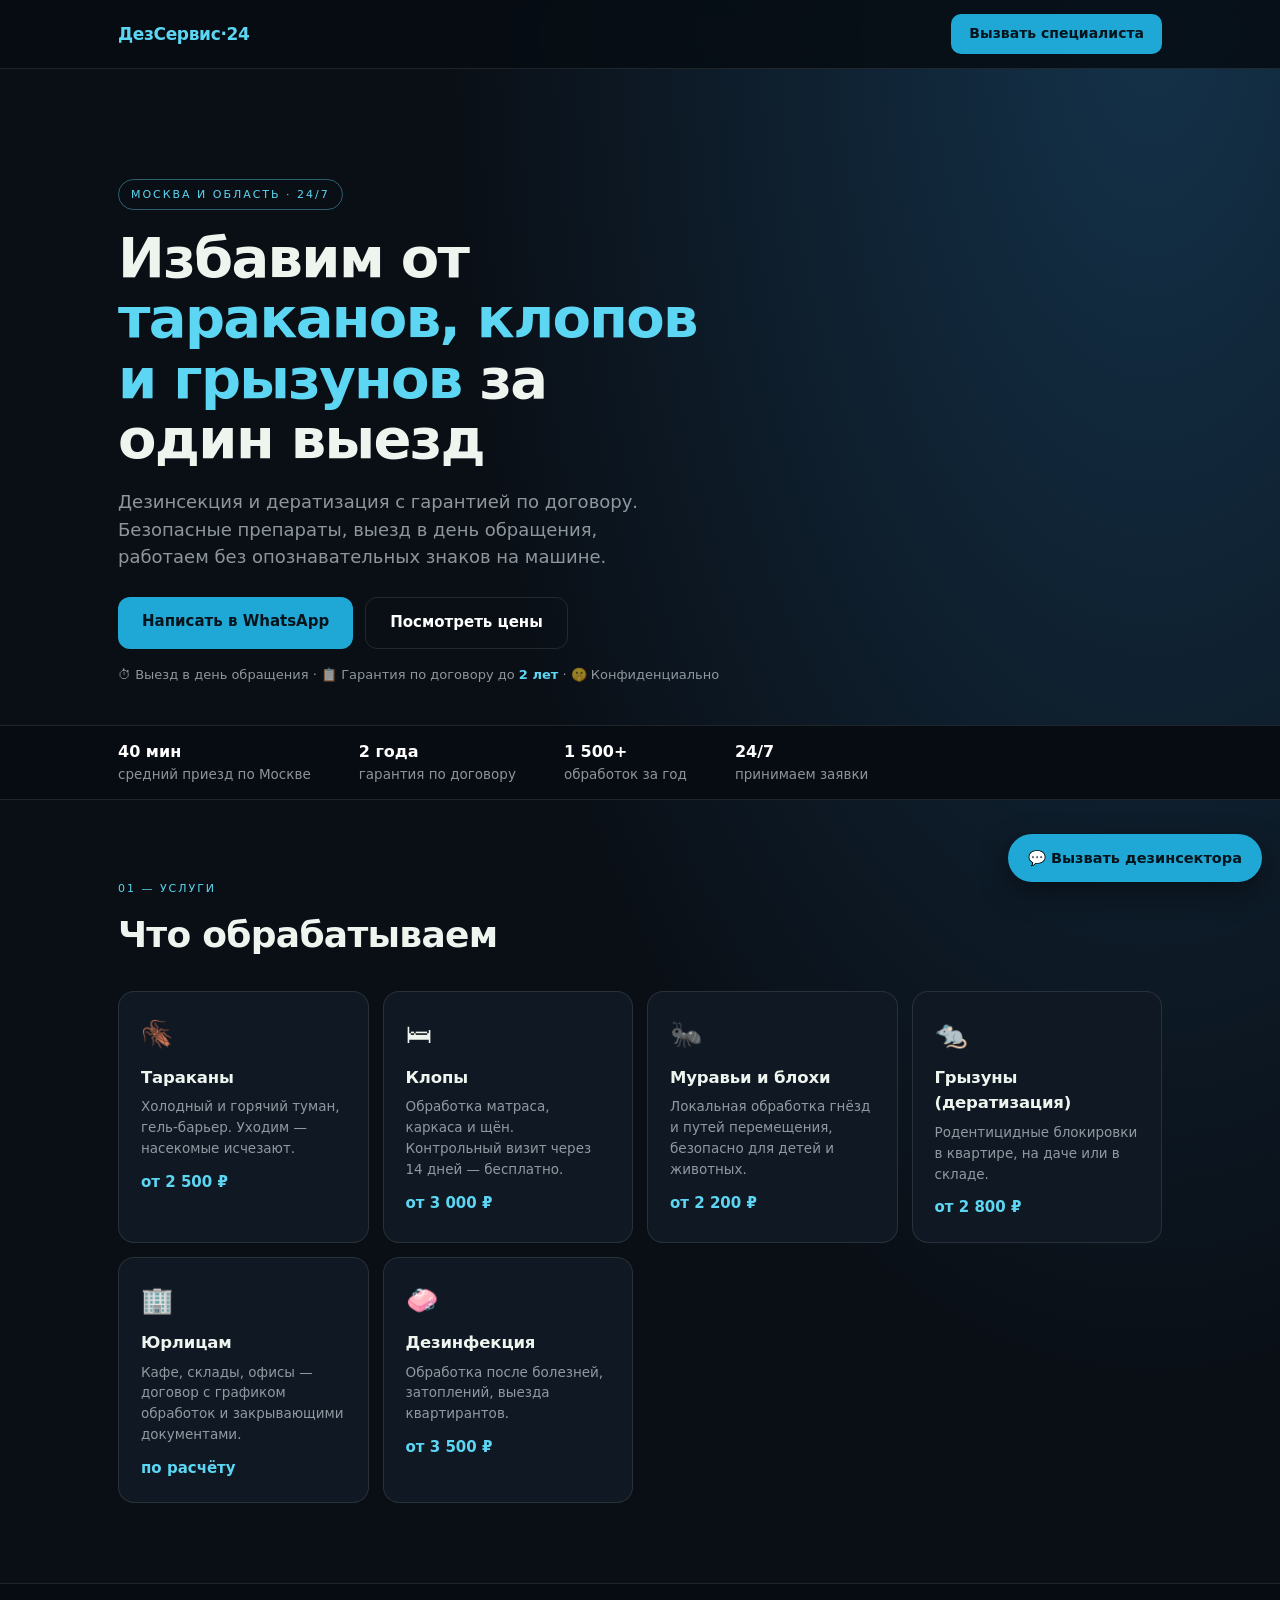
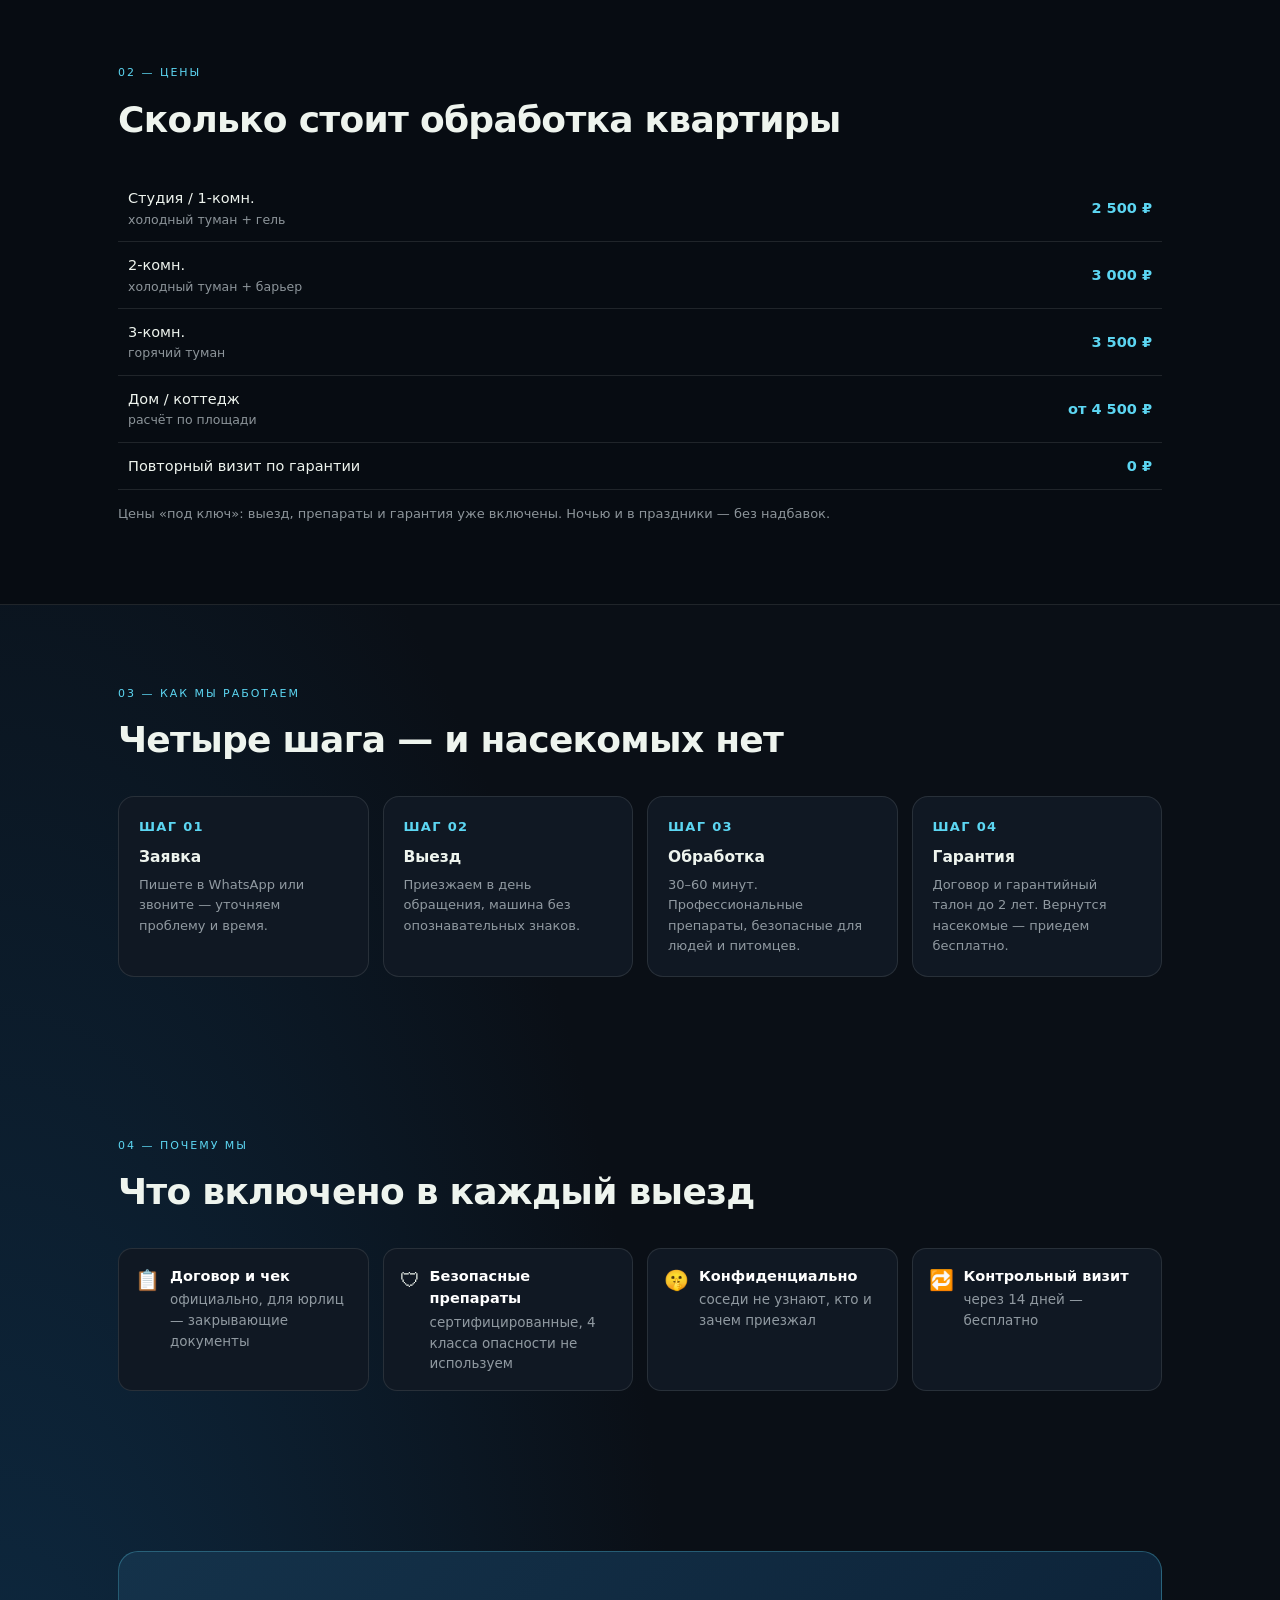
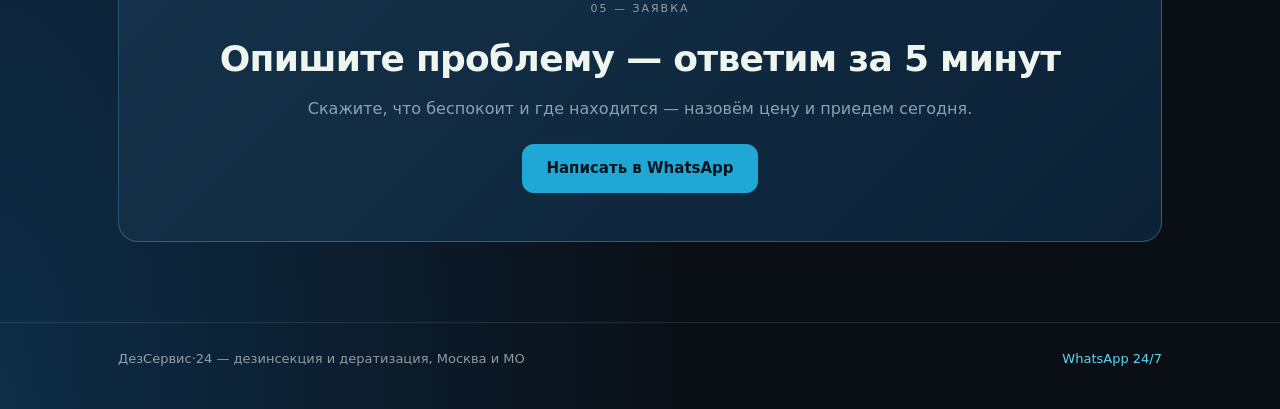
<file: demo/dez/index.html>
<!DOCTYPE html>
<html lang="ru">
<head>
  <meta charset="UTF-8">
  <meta name="viewport" content="width=device-width, initial-scale=1.0">
  <title>ДезСервис 24 — дезинсекция и дератизация в Москве и МО</title>
  <meta name="description" content="Дезинсекция и дератизация в Москве и области: тараканы, клопы, муравьи, грызуны. Выезд в день обращения, гарантия по договору. Звоните 24/7.">
  <meta name="theme-color" content="#0a0f16">
  <style>
    :root {
      --bg: #0a0f16;
      --panel: #101823;
      --line: rgba(255, 255, 255, .1);
      --muted: rgba(230, 240, 245, .6);
      --accent: #5cd6f2;
      --accent2: #1fa8d6;
      --dark: #070c12;
    }
    * { margin: 0; padding: 0; box-sizing: border-box; }
    body {
      background:
        radial-gradient(100% 70% at 90% 0%, #14324a 0%, transparent 55%),
        radial-gradient(90% 80% at 0% 100%, #0e2d47 0%, transparent 60%),
        var(--bg);
      color: #eef4ee;
      font-family: "Inter", "Segoe UI", system-ui, sans-serif;
      line-height: 1.55;
    }
    .wrap { max-width: 1080px; margin: 0 auto; padding: 0 18px; }
    a { color: var(--accent); text-decoration: none; }

    header.top {
      position: sticky; top: 0; z-index: 10;
      background: rgba(7, 12, 18, .85); backdrop-filter: blur(10px);
      border-bottom: 1px solid var(--line);
    }
    .top__in { display: flex; justify-content: space-between; align-items: center; padding: 14px 18px; max-width: 1080px; margin: 0 auto; }
    .brand { font-weight: 700; letter-spacing: -.02em; font-size: 17px; }
    .brand span { color: var(--accent); }
    .top__cta {
      background: var(--accent2); color: #05141c; font-weight: 600;
      padding: 9px 18px; border-radius: 10px; font-size: 14px;
      transition: transform .12s ease, filter .15s ease;
    }
    .top__cta:hover { filter: brightness(1.1); transform: translateY(-1px); }

    .hero { padding: clamp(56px, 10vw, 110px) 0 40px; }
    .hero .tag {
      display: inline-block; font-size: 11px; letter-spacing: .18em; text-transform: uppercase;
      color: var(--accent); border: 1px solid rgba(92, 214, 242, .4);
      border-radius: 999px; padding: 6px 12px; margin-bottom: 18px;
    }
    .hero h1 {
      font-size: clamp(30px, 6vw, 56px); line-height: 1.08; letter-spacing: -.03em;
      font-weight: 700; max-width: 15ch;
    }
    .hero h1 em { font-style: normal; color: var(--accent); }
    .hero p.lead { margin: 18px 0 26px; max-width: 46ch; color: var(--muted); font-size: clamp(15px, 2vw, 18px); }
    .hero__cta { display: flex; gap: 12px; flex-wrap: wrap; }
    .btn {
      display: inline-block; padding: 13px 24px; border-radius: 12px; font-weight: 600; font-size: 15px;
      transition: transform .12s ease, filter .15s ease;
    }
    .btn:hover { transform: translateY(-2px); filter: brightness(1.08); }
    .btn--main { background: var(--accent2); color: #05141c; }
    .btn--ghost { border: 1px solid var(--line); color: #fff; }
    .hero__note { margin-top: 16px; font-size: 13px; color: var(--muted); }
    .hero__note b { color: var(--accent); }

    .strip {
      border-top: 1px solid var(--line); border-bottom: 1px solid var(--line);
      background: var(--dark);
    }
    .strip__in {
      max-width: 1080px; margin: 0 auto; padding: 14px 18px;
      display: flex; gap: clamp(16px, 4vw, 48px); flex-wrap: wrap;
      font-size: 13.5px; color: var(--muted);
    }
    .strip b { color: #fff; font-size: 16px; display: block; }

    section { padding: clamp(44px, 8vw, 80px) 0; }
    .label { font-size: 11px; letter-spacing: .18em; text-transform: uppercase; color: var(--accent); margin-bottom: 10px; }
    h2 { font-size: clamp(24px, 4vw, 36px); letter-spacing: -.02em; margin-bottom: 28px; }

    .grid { display: grid; grid-template-columns: repeat(auto-fit, minmax(240px, 1fr)); gap: 14px; }
    .card {
      background: var(--panel); border: 1px solid var(--line); border-radius: 16px;
      padding: 22px; transition: transform .15s ease, border-color .15s ease;
    }
    .card:hover { transform: translateY(-3px); border-color: rgba(92, 214, 242, .35); }
    .card .ico { font-size: 26px; margin-bottom: 10px; }
    .card h3 { font-size: 16.5px; margin-bottom: 6px; letter-spacing: -.01em; }
    .card p { font-size: 13.5px; color: var(--muted); }
    .card .price { margin-top: 12px; font-weight: 700; color: var(--accent); font-size: 15px; }

    .prices { width: 100%; border-collapse: collapse; font-size: 14.5px; }
    .prices td { padding: 12px 10px; border-bottom: 1px solid var(--line); }
    .prices td:last-child { text-align: right; font-weight: 700; color: var(--accent); white-space: nowrap; }
    .prices .small { color: var(--muted); font-size: 12.5px; display: block; font-weight: 400; }

    .steps { display: grid; grid-template-columns: repeat(auto-fit, minmax(200px, 1fr)); gap: 14px; counter-reset: st; }
    .step { background: var(--panel); border: 1px solid var(--line); border-radius: 16px; padding: 20px; }
    .step .n { color: var(--accent); font-weight: 700; font-size: 13px; letter-spacing: .1em; }
    .step h3 { font-size: 15.5px; margin: 8px 0 6px; }
    .step p { font-size: 13px; color: var(--muted); }

    .guarantee {
      display: grid; grid-template-columns: repeat(auto-fit, minmax(220px, 1fr)); gap: 14px;
    }
    .g { display: flex; gap: 10px; align-items: flex-start; background: var(--panel); border: 1px solid var(--line); border-radius: 14px; padding: 16px; }
    .g .e { font-size: 20px; }
    .g p { font-size: 13.5px; color: var(--muted); }
    .g b { color: #fff; display: block; font-size: 14.5px; margin-bottom: 2px; }

    .cta-block {
      background: linear-gradient(135deg, #14324a, #0c2136);
      border: 1px solid rgba(92, 214, 242, .3); border-radius: 20px;
      padding: clamp(28px, 5vw, 48px); text-align: center;
    }
    .cta-block h2 { margin-bottom: 10px; }
    .cta-block p { color: var(--muted); margin-bottom: 22px; }

    footer { border-top: 1px solid var(--line); padding: 26px 0 40px; font-size: 13px; color: var(--muted); }
    .foot__in { max-width: 1080px; margin: 0 auto; padding: 0 18px; display: flex; justify-content: space-between; gap: 14px; flex-wrap: wrap; }

    .wa-fab {
      position: fixed; right: 18px; bottom: 18px; z-index: 20;
      background: var(--accent2); color: #05141c; font-weight: 700;
      border-radius: 999px; padding: 13px 20px; font-size: 14.5px;
      box-shadow: 0 10px 30px rgba(0, 0, 0, .45);
      transition: transform .12s ease;
    }
    .wa-fab:hover { transform: translateY(-2px); }

    @media (max-width: 640px) {
      .strip__in { gap: 14px; }
      .strip__in div { flex: 1 1 40%; }
    }
  </style>
</head>
<body id="top">

<header class="top">
  <div class="top__in">
    <a class="brand" href="#top">ДезСервис<span>·24</span></a>
    <a class="top__cta" href="https://wa.me/79259817228?text=%D0%97%D0%B4%D1%80%D0%B0%D0%B2%D1%81%D1%82%D0%B2%D1%83%D0%B9%D1%82%D0%B5!%20%D0%9D%D1%83%D0%B6%D0%BD%D0%B0%20%D0%BE%D0%B1%D1%80%D0%B0%D0%B1%D0%BE%D1%82%D0%BA%D0%B0%20%D0%BE%D1%82%20%D0%BD%D0%B0%D1%81%D0%B5%D0%BA%D0%BE%D0%BC%D1%8B%D1%85" target="_blank" rel="noopener">Вызвать специалиста</a>
  </div>
</header>

<main>
  <section class="hero">
    <div class="wrap">
      <span class="tag">Москва и область · 24/7</span>
      <h1>Избавим от <em>тараканов, клопов и грызунов</em> за один выезд</h1>
      <p class="lead">Дезинсекция и дератизация с гарантией по договору. Безопасные препараты, выезд в день обращения, работаем без опознавательных знаков на машине.</p>
      <div class="hero__cta">
        <a class="btn btn--main" href="https://wa.me/79259817228?text=%D0%97%D0%B4%D1%80%D0%B0%D0%B2%D1%81%D1%82%D0%B2%D1%83%D0%B9%D1%82%D0%B5!%20%D0%9D%D1%83%D0%B6%D0%BD%D0%B0%20%D0%BE%D0%B1%D1%80%D0%B0%D0%B1%D0%BE%D1%82%D0%BA%D0%B0%20%D0%BE%D1%82%20%D0%BD%D0%B0%D1%81%D0%B5%D0%BA%D0%BE%D0%BC%D1%8B%D1%85" target="_blank" rel="noopener">Написать в WhatsApp</a>
        <a class="btn btn--ghost" href="#prices">Посмотреть цены</a>
      </div>
      <p class="hero__note">⏱ Выезд в день обращения · 📋 Гарантия по договору до <b>2 лет</b> · 🤫 Конфиденциально</p>
    </div>
  </section>

  <div class="strip">
    <div class="strip__in">
      <div><b>40 мин</b>средний приезд по Москве</div>
      <div><b>2 года</b>гарантия по договору</div>
      <div><b>1 500+</b>обработок за год</div>
      <div><b>24/7</b>принимаем заявки</div>
    </div>
  </div>

  <section id="services">
    <div class="wrap">
      <p class="label">01 — Услуги</p>
      <h2>Что обрабатываем</h2>
      <div class="grid">
        <div class="card"><div class="ico">🪳</div><h3>Тараканы</h3><p>Холодный и горячий туман, гель-барьер. Уходим — насекомые исчезают.</p><div class="price">от 2 500 ₽</div></div>
        <div class="card"><div class="ico">🛏</div><h3>Клопы</h3><p>Обработка матраса, каркаса и щён. Контрольный визит через 14 дней — бесплатно.</p><div class="price">от 3 000 ₽</div></div>
        <div class="card"><div class="ico">🐜</div><h3>Муравьи и блохи</h3><p>Локальная обработка гнёзд и путей перемещения, безопасно для детей и животных.</p><div class="price">от 2 200 ₽</div></div>
        <div class="card"><div class="ico">🐀</div><h3>Грызуны (дератизация)</h3><p>Родентицидные блокировки в квартире, на даче или в складе.</p><div class="price">от 2 800 ₽</div></div>
        <div class="card"><div class="ico">🏢</div><h3>Юрлицам</h3><p>Кафе, склады, офисы — договор с графиком обработок и закрывающими документами.</p><div class="price">по расчёту</div></div>
        <div class="card"><div class="ico">🧼</div><h3>Дезинфекция</h3><p>Обработка после болезней, затоплений, выезда квартирантов.</p><div class="price">от 3 500 ₽</div></div>
      </div>
    </div>
  </section>

  <section id="prices" style="background: var(--dark); border-top: 1px solid var(--line); border-bottom: 1px solid var(--line);">
    <div class="wrap">
      <p class="label">02 — Цены</p>
      <h2>Сколько стоит обработка квартиры</h2>
      <table class="prices">
        <tr><td>Студия / 1-комн.<span class="small">холодный туман + гель</span></td><td>2 500 ₽</td></tr>
        <tr><td>2-комн.<span class="small">холодный туман + барьер</span></td><td>3 000 ₽</td></tr>
        <tr><td>3-комн.<span class="small">горячий туман</span></td><td>3 500 ₽</td></tr>
        <tr><td>Дом / коттедж<span class="small">расчёт по площади</span></td><td>от 4 500 ₽</td></tr>
        <tr><td>Повторный визит по гарантии</td><td>0 ₽</td></tr>
      </table>
      <p style="margin-top:14px; font-size:13px; color:var(--muted)">Цены «под ключ»: выезд, препараты и гарантия уже включены. Ночью и в праздники — без надбавок.</p>
    </div>
  </section>

  <section id="how">
    <div class="wrap">
      <p class="label">03 — Как мы работаем</p>
      <h2>Четыре шага — и насекомых нет</h2>
      <div class="steps">
        <div class="step"><div class="n">ШАГ 01</div><h3>Заявка</h3><p>Пишете в WhatsApp или звоните — уточняем проблему и время.</p></div>
        <div class="step"><div class="n">ШАГ 02</div><h3>Выезд</h3><p>Приезжаем в день обращения, машина без опознавательных знаков.</p></div>
        <div class="step"><div class="n">ШАГ 03</div><h3>Обработка</h3><p>30–60 минут. Профессиональные препараты, безопасные для людей и питомцев.</p></div>
        <div class="step"><div class="n">ШАГ 04</div><h3>Гарантия</h3><p>Договор и гарантийный талон до 2 лет. Вернутся насекомые — приедем бесплатно.</p></div>
      </div>
    </div>
  </section>

  <section id="why">
    <div class="wrap">
      <p class="label">04 — Почему мы</p>
      <h2>Что включено в каждый выезд</h2>
      <div class="guarantee">
        <div class="g"><span class="e">📋</span><p><b>Договор и чек</b>официально, для юрлиц — закрывающие документы</p></div>
        <div class="g"><span class="e">🛡</span><p><b>Безопасные препараты</b>сертифицированные, 4 класса опасности не используем</p></div>
        <div class="g"><span class="e">🤫</span><p><b>Конфиденциально</b>соседи не узнают, кто и зачем приезжал</p></div>
        <div class="g"><span class="e">🔁</span><p><b>Контрольный визит</b>через 14 дней — бесплатно</p></div>
      </div>
    </div>
  </section>

  <section id="cta">
    <div class="wrap">
      <div class="cta-block">
        <p class="label" style="margin-bottom: 14px;">05 — Заявка</p>
        <h2>Опишите проблему — ответим за 5 минут</h2>
        <p>Скажите, что беспокоит и где находится — назовём цену и приедем сегодня.</p>
        <a class="btn btn--main" href="https://wa.me/79259817228?text=%D0%97%D0%B4%D1%80%D0%B0%D0%B2%D1%81%D1%82%D0%B2%D1%83%D0%B9%D1%82%D0%B5!%20%D0%9D%D1%83%D0%B6%D0%BD%D0%B0%20%D0%BE%D0%B1%D1%80%D0%B0%D0%B1%D0%BE%D1%82%D0%BA%D0%B0%20%D0%BE%D1%82%20%D0%BD%D0%B0%D1%81%D0%B5%D0%BA%D0%BE%D0%BC%D1%8B%D1%85" target="_blank" rel="noopener">Написать в WhatsApp</a>
      </div>
    </div>
  </section>
</main>

<footer>
  <div class="foot__in">
    <span>ДезСервис·24 — дезинсекция и дератизация, Москва и МО</span>
    <a href="https://wa.me/79259817228" target="_blank" rel="noopener">WhatsApp 24/7</a>
  </div>
</footer>

<a class="wa-fab" href="https://wa.me/79259817228?text=%D0%97%D0%B4%D1%80%D0%B0%D0%B2%D1%81%D1%82%D0%B2%D1%83%D0%B9%D1%82%D0%B5!%20%D0%9D%D1%83%D0%B6%D0%BD%D0%B0%20%D0%BE%D0%B1%D1%80%D0%B0%D0%B1%D0%BE%D1%82%D0%BA%D0%B0%20%D0%BE%D1%82%20%D0%BD%D0%B0%D1%81%D0%B5%D0%BA%D0%BE%D0%BC%D1%8B%D1%85" target="_blank" rel="noopener">💬 Вызвать дезинсектора</a>

</body>
</html>
</file>
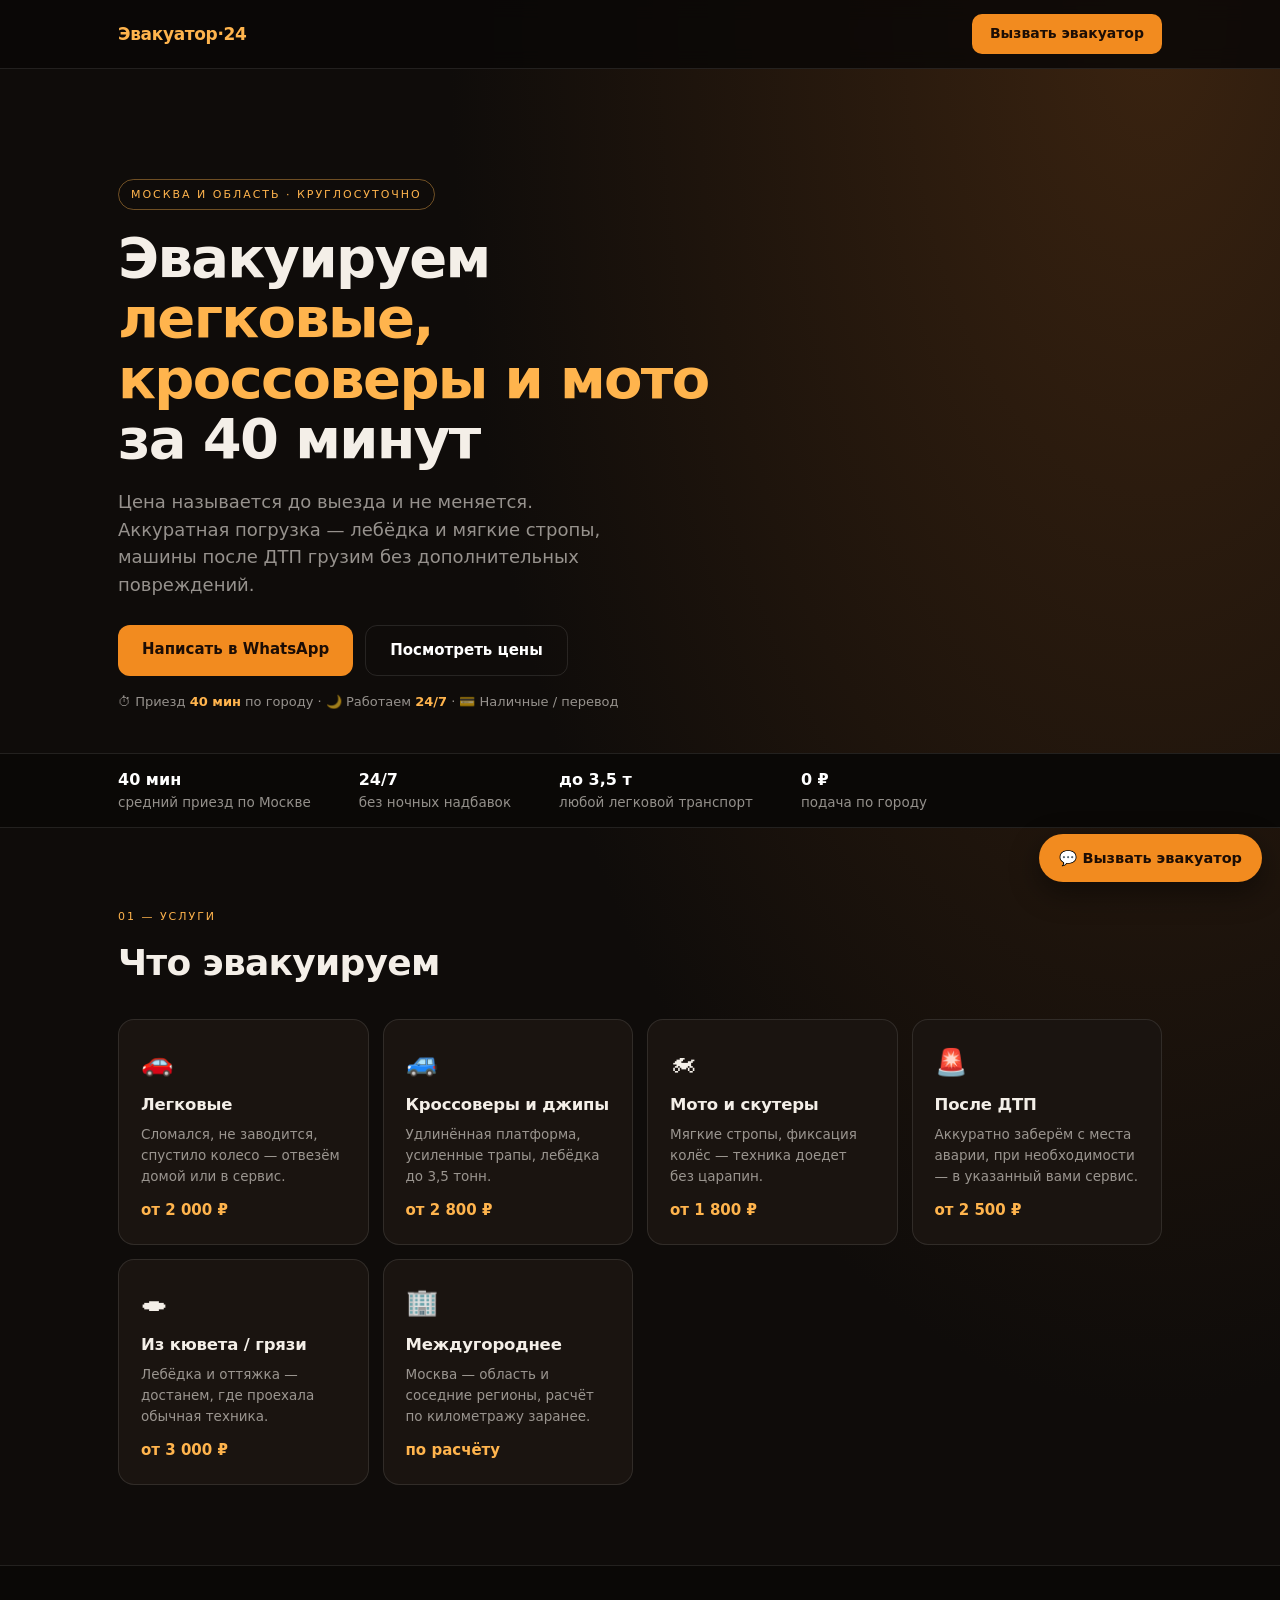
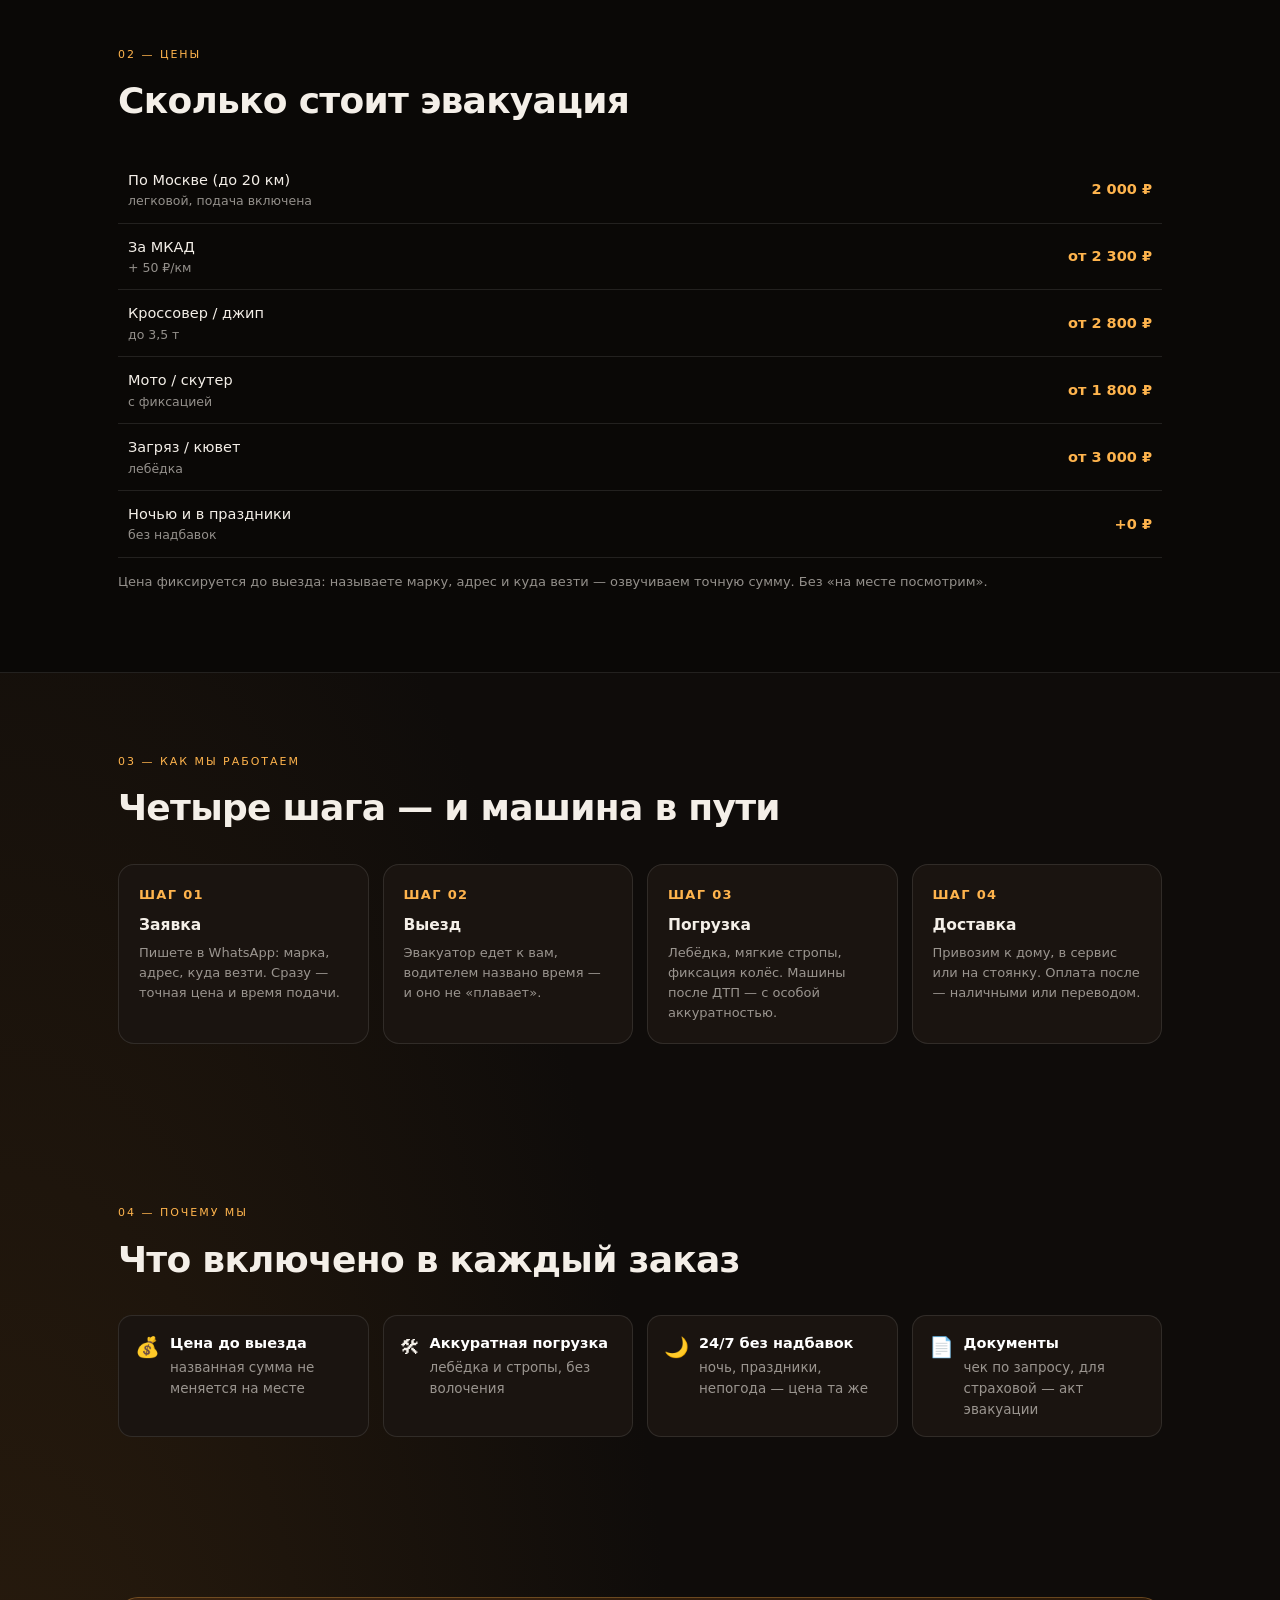
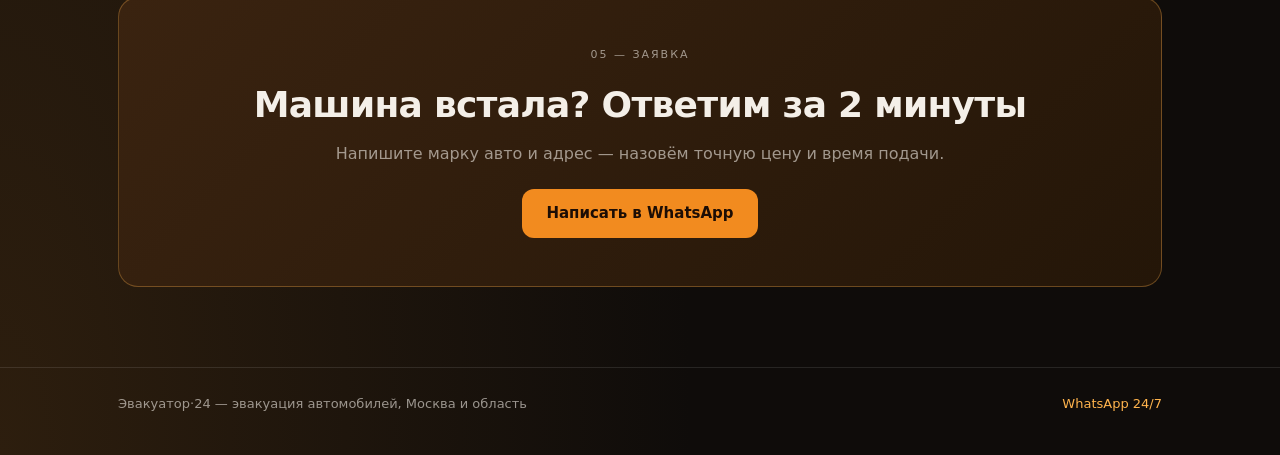
<file: demo/evakuator/index.html>
<!DOCTYPE html>
<html lang="ru">
<head>
  <meta charset="UTF-8">
  <meta name="viewport" content="width=device-width, initial-scale=1.0">
  <title>Эвакуатор 24 — эвакуация авто по Москве и области</title>
  <meta name="description" content="Эвакуатор круглосуточно по Москве и области: легковые, кроссоверы, мото. Приезд 40 минут, аккуратная погрузка, честная цена до выезда.">
  <meta name="theme-color" content="#0f0c0a">
  <style>
    :root {
      --bg: #0f0c0a;
      --panel: #1a1410;
      --line: rgba(255, 255, 255, .1);
      --muted: rgba(240, 235, 228, .6);
      --accent: #ffb44d;
      --accent2: #f28b1f;
      --dark: #0a0806;
    }
    * { margin: 0; padding: 0; box-sizing: border-box; }
    body {
      background:
        radial-gradient(100% 70% at 90% 0%, #3a2310 0%, transparent 55%),
        radial-gradient(90% 80% at 0% 100%, #2d1e0e 0%, transparent 60%),
        var(--bg);
      color: #f4efe8;
      font-family: "Inter", "Segoe UI", system-ui, sans-serif;
      line-height: 1.55;
    }
    .wrap { max-width: 1080px; margin: 0 auto; padding: 0 18px; }
    a { color: var(--accent); text-decoration: none; }

    header.top {
      position: sticky; top: 0; z-index: 10;
      background: rgba(10, 8, 6, .85); backdrop-filter: blur(10px);
      border-bottom: 1px solid var(--line);
    }
    .top__in { display: flex; justify-content: space-between; align-items: center; padding: 14px 18px; max-width: 1080px; margin: 0 auto; }
    .brand { font-weight: 700; letter-spacing: -.02em; font-size: 17px; }
    .brand span { color: var(--accent); }
    .top__cta {
      background: var(--accent2); color: #1c0d05; font-weight: 600;
      padding: 9px 18px; border-radius: 10px; font-size: 14px;
      transition: transform .12s ease, filter .15s ease;
    }
    .top__cta:hover { filter: brightness(1.1); transform: translateY(-1px); }

    .hero { padding: clamp(56px, 10vw, 110px) 0 40px; }
    .hero .tag {
      display: inline-block; font-size: 11px; letter-spacing: .18em; text-transform: uppercase;
      color: var(--accent); border: 1px solid rgba(255, 180, 77, .4);
      border-radius: 999px; padding: 6px 12px; margin-bottom: 18px;
    }
    .hero h1 {
      font-size: clamp(30px, 6vw, 56px); line-height: 1.08; letter-spacing: -.03em;
      font-weight: 700; max-width: 16ch;
    }
    .hero h1 em { font-style: normal; color: var(--accent); }
    .hero p.lead { margin: 18px 0 26px; max-width: 46ch; color: var(--muted); font-size: clamp(15px, 2vw, 18px); }
    .hero__cta { display: flex; gap: 12px; flex-wrap: wrap; }
    .btn {
      display: inline-block; padding: 13px 24px; border-radius: 12px; font-weight: 600; font-size: 15px;
      transition: transform .12s ease, filter .15s ease;
    }
    .btn:hover { transform: translateY(-2px); filter: brightness(1.08); }
    .btn--main { background: var(--accent2); color: #1c0d05; }
    .btn--ghost { border: 1px solid var(--line); color: #fff; }
    .hero__note { margin-top: 16px; font-size: 13px; color: var(--muted); }
    .hero__note b { color: var(--accent); }

    .strip {
      border-top: 1px solid var(--line); border-bottom: 1px solid var(--line);
      background: var(--dark);
    }
    .strip__in {
      max-width: 1080px; margin: 0 auto; padding: 14px 18px;
      display: flex; gap: clamp(16px, 4vw, 48px); flex-wrap: wrap;
      font-size: 13.5px; color: var(--muted);
    }
    .strip b { color: #fff; font-size: 16px; display: block; }

    section { padding: clamp(44px, 8vw, 80px) 0; }
    .label { font-size: 11px; letter-spacing: .18em; text-transform: uppercase; color: var(--accent); margin-bottom: 10px; }
    h2 { font-size: clamp(24px, 4vw, 36px); letter-spacing: -.02em; margin-bottom: 28px; }

    .grid { display: grid; grid-template-columns: repeat(auto-fit, minmax(240px, 1fr)); gap: 14px; }
    .card {
      background: var(--panel); border: 1px solid var(--line); border-radius: 16px;
      padding: 22px; transition: transform .15s ease, border-color .15s ease;
    }
    .card:hover { transform: translateY(-3px); border-color: rgba(255, 180, 77, .35); }
    .card .ico { font-size: 26px; margin-bottom: 10px; }
    .card h3 { font-size: 16.5px; margin-bottom: 6px; letter-spacing: -.01em; }
    .card p { font-size: 13.5px; color: var(--muted); }
    .card .price { margin-top: 12px; font-weight: 700; color: var(--accent); font-size: 15px; }

    .prices { width: 100%; border-collapse: collapse; font-size: 14.5px; }
    .prices td { padding: 12px 10px; border-bottom: 1px solid var(--line); }
    .prices td:last-child { text-align: right; font-weight: 700; color: var(--accent); white-space: nowrap; }
    .prices .small { color: var(--muted); font-size: 12.5px; display: block; font-weight: 400; }

    .steps { display: grid; grid-template-columns: repeat(auto-fit, minmax(200px, 1fr)); gap: 14px; }
    .step { background: var(--panel); border: 1px solid var(--line); border-radius: 16px; padding: 20px; }
    .step .n { color: var(--accent); font-weight: 700; font-size: 13px; letter-spacing: .1em; }
    .step h3 { font-size: 15.5px; margin: 8px 0 6px; }
    .step p { font-size: 13px; color: var(--muted); }

    .guarantee {
      display: grid; grid-template-columns: repeat(auto-fit, minmax(220px, 1fr)); gap: 14px;
    }
    .g { display: flex; gap: 10px; align-items: flex-start; background: var(--panel); border: 1px solid var(--line); border-radius: 14px; padding: 16px; }
    .g .e { font-size: 20px; }
    .g p { font-size: 13.5px; color: var(--muted); }
    .g b { color: #fff; display: block; font-size: 14.5px; margin-bottom: 2px; }

    .cta-block {
      background: linear-gradient(135deg, #3a2310, #241608);
      border: 1px solid rgba(255, 180, 77, .3); border-radius: 20px;
      padding: clamp(28px, 5vw, 48px); text-align: center;
    }
    .cta-block h2 { margin-bottom: 10px; }
    .cta-block p { color: var(--muted); margin-bottom: 22px; }

    footer { border-top: 1px solid var(--line); padding: 26px 0 40px; font-size: 13px; color: var(--muted); }
    .foot__in { max-width: 1080px; margin: 0 auto; padding: 0 18px; display: flex; justify-content: space-between; gap: 14px; flex-wrap: wrap; }

    .wa-fab {
      position: fixed; right: 18px; bottom: 18px; z-index: 20;
      background: var(--accent2); color: #1c0d05; font-weight: 700;
      border-radius: 999px; padding: 13px 20px; font-size: 14.5px;
      box-shadow: 0 10px 30px rgba(0, 0, 0, .45);
      transition: transform .12s ease;
    }
    .wa-fab:hover { transform: translateY(-2px); }

    @media (max-width: 640px) {
      .strip__in { gap: 14px; }
      .strip__in div { flex: 1 1 40%; }
    }
  </style>
</head>
<body id="top">

<header class="top">
  <div class="top__in">
    <a class="brand" href="#top">Эвакуатор<span>·24</span></a>
    <a class="top__cta" href="https://wa.me/79651288242?text=%D0%97%D0%B4%D1%80%D0%B0%D0%B2%D1%81%D1%82%D0%B2%D1%83%D0%B9%D1%82%D0%B5!%20%D0%9D%D1%83%D0%B6%D0%B5%D0%BD%20%D1%8D%D0%B2%D0%B0%D0%BA%D1%83%D0%B0%D1%82%D0%BE%D1%80" target="_blank" rel="noopener">Вызвать эвакуатор</a>
  </div>
</header>

<main>
  <section class="hero">
    <div class="wrap">
      <span class="tag">Москва и область · круглосуточно</span>
      <h1>Эвакуируем <em>легковые, кроссоверы и мото</em> за 40 минут</h1>
      <p class="lead">Цена называется до выезда и не меняется. Аккуратная погрузка — лебёдка и мягкие стропы, машины после ДТП грузим без дополнительных повреждений.</p>
      <div class="hero__cta">
        <a class="btn btn--main" href="https://wa.me/79651288242?text=%D0%97%D0%B4%D1%80%D0%B0%D0%B2%D1%81%D1%82%D0%B2%D1%83%D0%B9%D1%82%D0%B5!%20%D0%9D%D1%83%D0%B6%D0%B5%D0%BD%20%D1%8D%D0%B2%D0%B0%D0%BA%D1%83%D0%B0%D1%82%D0%BE%D1%80" target="_blank" rel="noopener">Написать в WhatsApp</a>
        <a class="btn btn--ghost" href="#prices">Посмотреть цены</a>
      </div>
      <p class="hero__note">⏱ Приезд <b>40 мин</b> по городу · 🌙 Работаем <b>24/7</b> · 💳 Наличные / перевод</p>
    </div>
  </section>

  <div class="strip">
    <div class="strip__in">
      <div><b>40 мин</b>средний приезд по Москве</div>
      <div><b>24/7</b>без ночных надбавок</div>
      <div><b>до 3,5 т</b>любой легковой транспорт</div>
      <div><b>0 ₽</b>подача по городу</div>
    </div>
  </div>

  <section id="services">
    <div class="wrap">
      <p class="label">01 — Услуги</p>
      <h2>Что эвакуируем</h2>
      <div class="grid">
        <div class="card"><div class="ico">🚗</div><h3>Легковые</h3><p>Сломался, не заводится, спустило колесо — отвезём домой или в сервис.</p><div class="price">от 2 000 ₽</div></div>
        <div class="card"><div class="ico">🚙</div><h3>Кроссоверы и джипы</h3><p>Удлинённая платформа, усиленные трапы, лебёдка до 3,5 тонн.</p><div class="price">от 2 800 ₽</div></div>
        <div class="card"><div class="ico">🏍</div><h3>Мото и скутеры</h3><p>Мягкие стропы, фиксация колёс — техника доедет без царапин.</p><div class="price">от 1 800 ₽</div></div>
        <div class="card"><div class="ico">🚨</div><h3>После ДТП</h3><p>Аккуратно заберём с места аварии, при необходимости — в указанный вами сервис.</p><div class="price">от 2 500 ₽</div></div>
        <div class="card"><div class="ico">🕳</div><h3>Из кювета / грязи</h3><p>Лебёдка и оттяжка — достанем, где проехала обычная техника.</p><div class="price">от 3 000 ₽</div></div>
        <div class="card"><div class="ico">🏢</div><h3>Междугороднее</h3><p>Москва — область и соседние регионы, расчёт по километражу заранее.</p><div class="price">по расчёту</div></div>
      </div>
    </div>
  </section>

  <section id="prices" style="background: var(--dark); border-top: 1px solid var(--line); border-bottom: 1px solid var(--line);">
    <div class="wrap">
      <p class="label">02 — Цены</p>
      <h2>Сколько стоит эвакуация</h2>
      <table class="prices">
        <tr><td>По Москве (до 20 км)<span class="small">легковой, подача включена</span></td><td>2 000 ₽</td></tr>
        <tr><td>За МКАД<span class="small">+ 50 ₽/км</span></td><td>от 2 300 ₽</td></tr>
        <tr><td>Кроссовер / джип<span class="small">до 3,5 т</span></td><td>от 2 800 ₽</td></tr>
        <tr><td>Мото / скутер<span class="small">с фиксацией</span></td><td>от 1 800 ₽</td></tr>
        <tr><td>Загряз / кювет<span class="small">лебёдка</span></td><td>от 3 000 ₽</td></tr>
        <tr><td>Ночью и в праздники<span class="small">без надбавок</span></td><td>+0 ₽</td></tr>
      </table>
      <p style="margin-top:14px; font-size:13px; color:var(--muted)">Цена фиксируется до выезда: называете марку, адрес и куда везти — озвучиваем точную сумму. Без «на месте посмотрим».</p>
    </div>
  </section>

  <section id="how">
    <div class="wrap">
      <p class="label">03 — Как мы работаем</p>
      <h2>Четыре шага — и машина в пути</h2>
      <div class="steps">
        <div class="step"><div class="n">ШАГ 01</div><h3>Заявка</h3><p>Пишете в WhatsApp: марка, адрес, куда везти. Сразу — точная цена и время подачи.</p></div>
        <div class="step"><div class="n">ШАГ 02</div><h3>Выезд</h3><p>Эвакуатор едет к вам, водителем названо время — и оно не «плавает».</p></div>
        <div class="step"><div class="n">ШАГ 03</div><h3>Погрузка</h3><p>Лебёдка, мягкие стропы, фиксация колёс. Машины после ДТП — с особой аккуратностью.</p></div>
        <div class="step"><div class="n">ШАГ 04</div><h3>Доставка</h3><p>Привозим к дому, в сервис или на стоянку. Оплата после — наличными или переводом.</p></div>
      </div>
    </div>
  </section>

  <section id="why">
    <div class="wrap">
      <p class="label">04 — Почему мы</p>
      <h2>Что включено в каждый заказ</h2>
      <div class="guarantee">
        <div class="g"><span class="e">💰</span><p><b>Цена до выезда</b>названная сумма не меняется на месте</p></div>
        <div class="g"><span class="e">🛠</span><p><b>Аккуратная погрузка</b>лебёдка и стропы, без волочения</p></div>
        <div class="g"><span class="e">🌙</span><p><b>24/7 без надбавок</b>ночь, праздники, непогода — цена та же</p></div>
        <div class="g"><span class="e">📄</span><p><b>Документы</b>чек по запросу, для страховой — акт эвакуации</p></div>
      </div>
    </div>
  </section>

  <section id="cta">
    <div class="wrap">
      <div class="cta-block">
        <p class="label" style="margin-bottom: 14px;">05 — Заявка</p>
        <h2>Машина встала? Ответим за 2 минуты</h2>
        <p>Напишите марку авто и адрес — назовём точную цену и время подачи.</p>
        <a class="btn btn--main" href="https://wa.me/79651288242?text=%D0%97%D0%B4%D1%80%D0%B0%D0%B2%D1%81%D1%82%D0%B2%D1%83%D0%B9%D1%82%D0%B5!%20%D0%9D%D1%83%D0%B6%D0%B5%D0%BD%20%D1%8D%D0%B2%D0%B0%D0%BA%D1%83%D0%B0%D1%82%D0%BE%D1%80" target="_blank" rel="noopener">Написать в WhatsApp</a>
      </div>
    </div>
  </section>
</main>

<footer>
  <div class="foot__in">
    <span>Эвакуатор·24 — эвакуация автомобилей, Москва и область</span>
    <a href="https://wa.me/79651288242" target="_blank" rel="noopener">WhatsApp 24/7</a>
  </div>
</footer>

<a class="wa-fab" href="https://wa.me/79651288242?text=%D0%97%D0%B4%D1%80%D0%B0%D0%B2%D1%81%D1%82%D0%B2%D1%83%D0%B9%D1%82%D0%B5!%20%D0%9D%D1%83%D0%B6%D0%B5%D0%BD%20%D1%8D%D0%B2%D0%B0%D0%BA%D1%83%D0%B0%D1%82%D0%BE%D1%80" target="_blank" rel="noopener">💬 Вызвать эвакуатор</a>

</body>
</html>
</file>
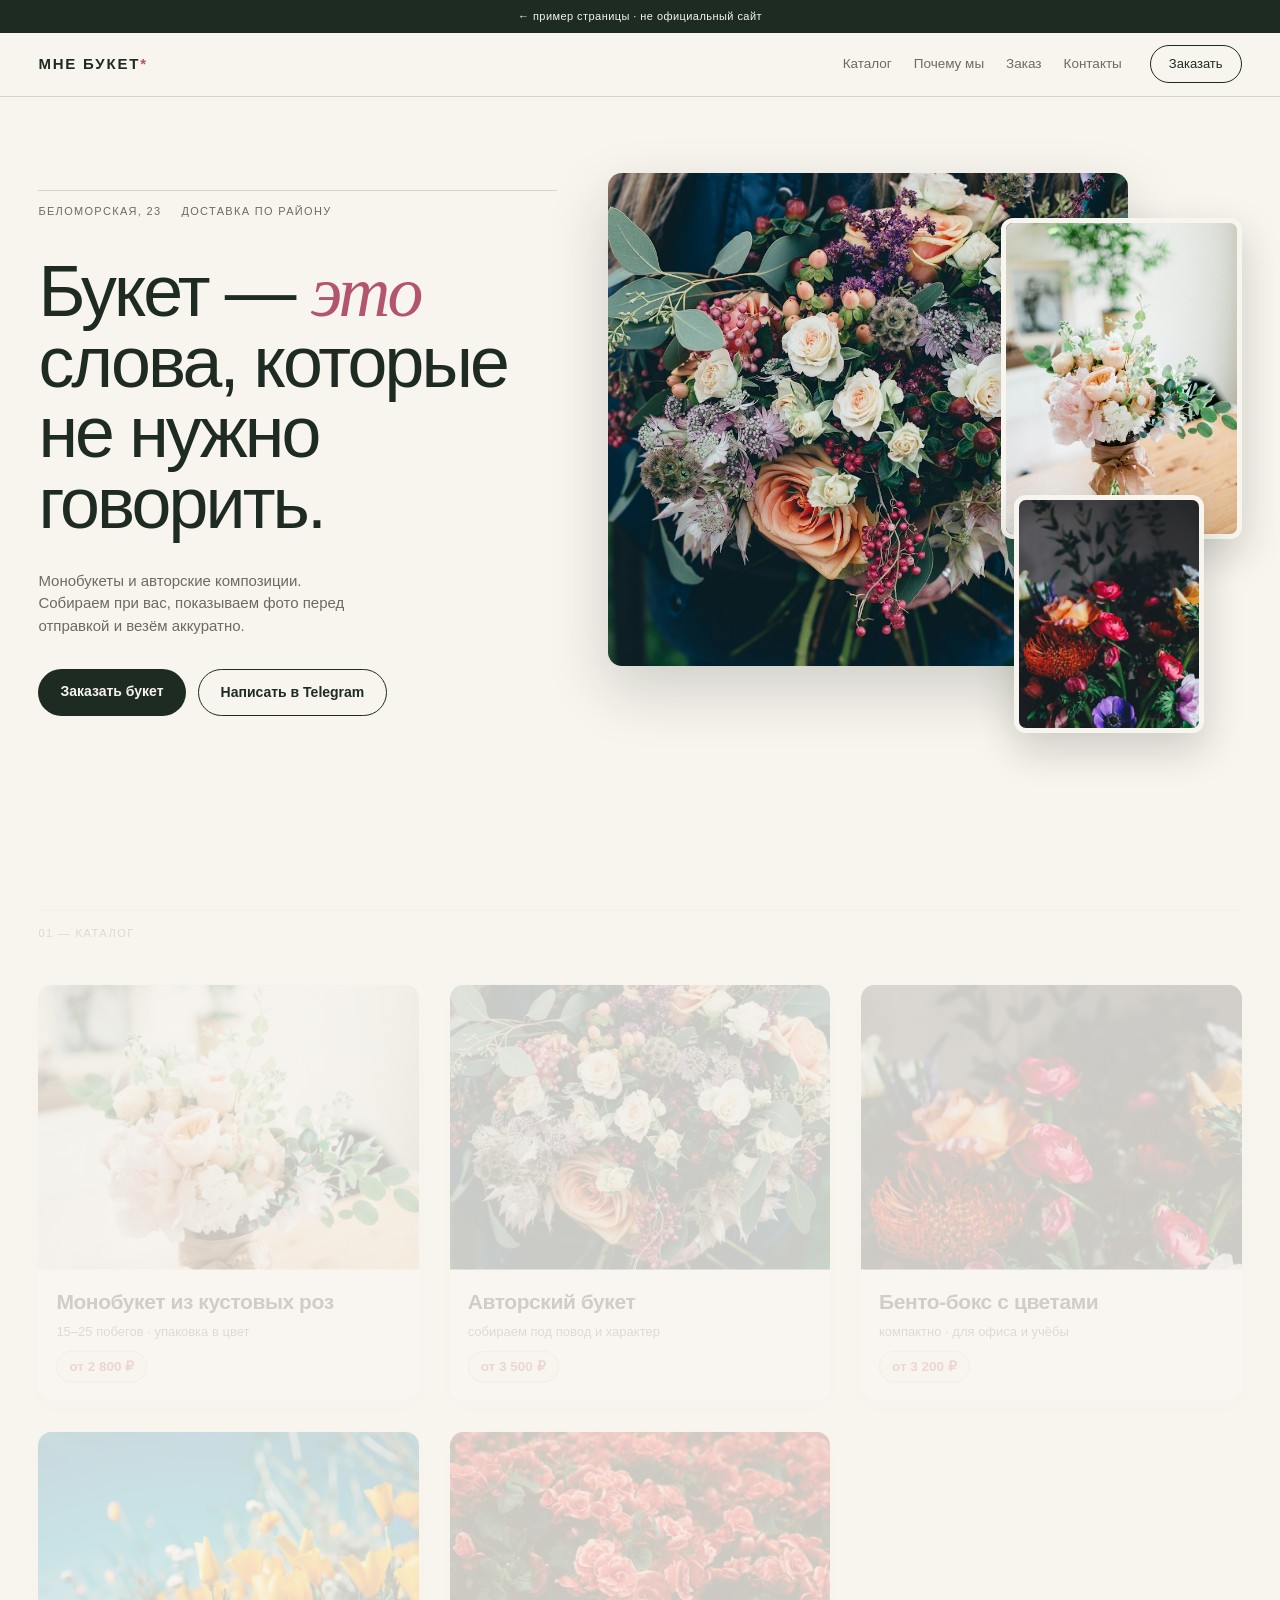
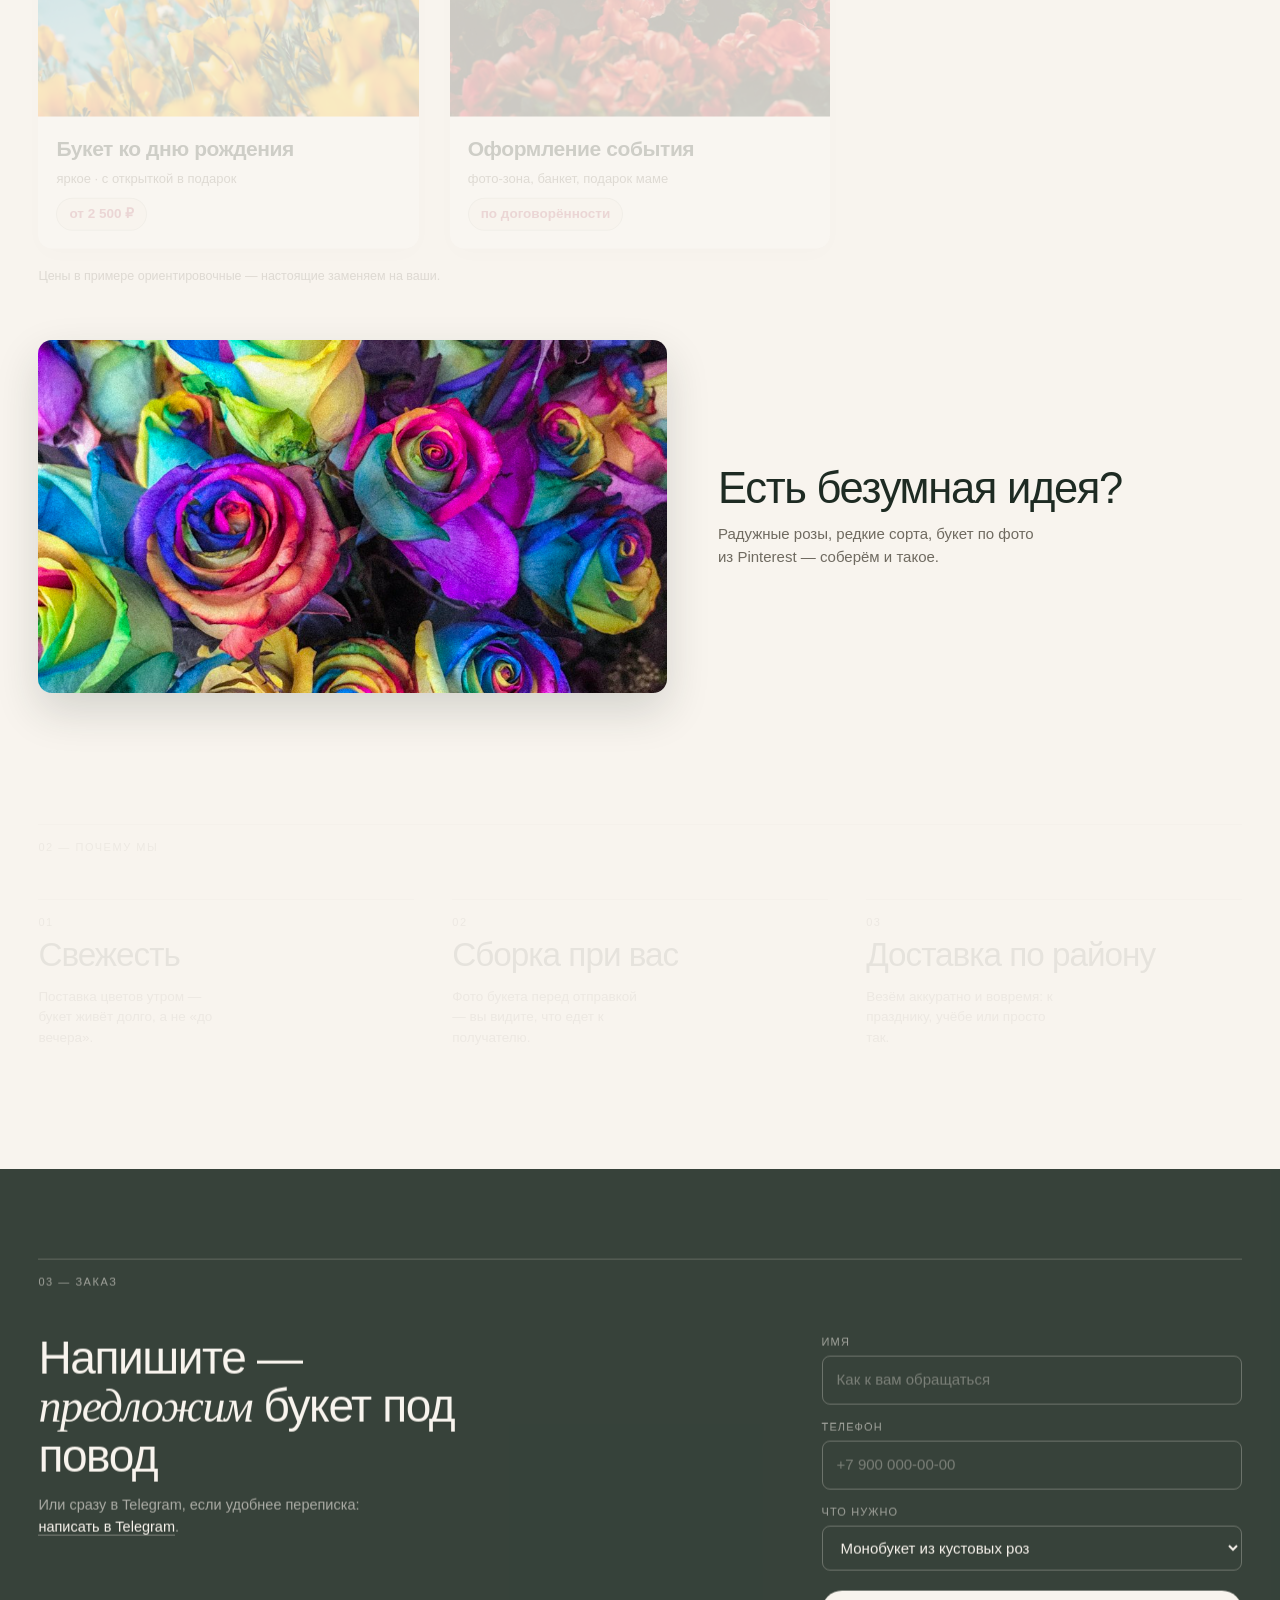
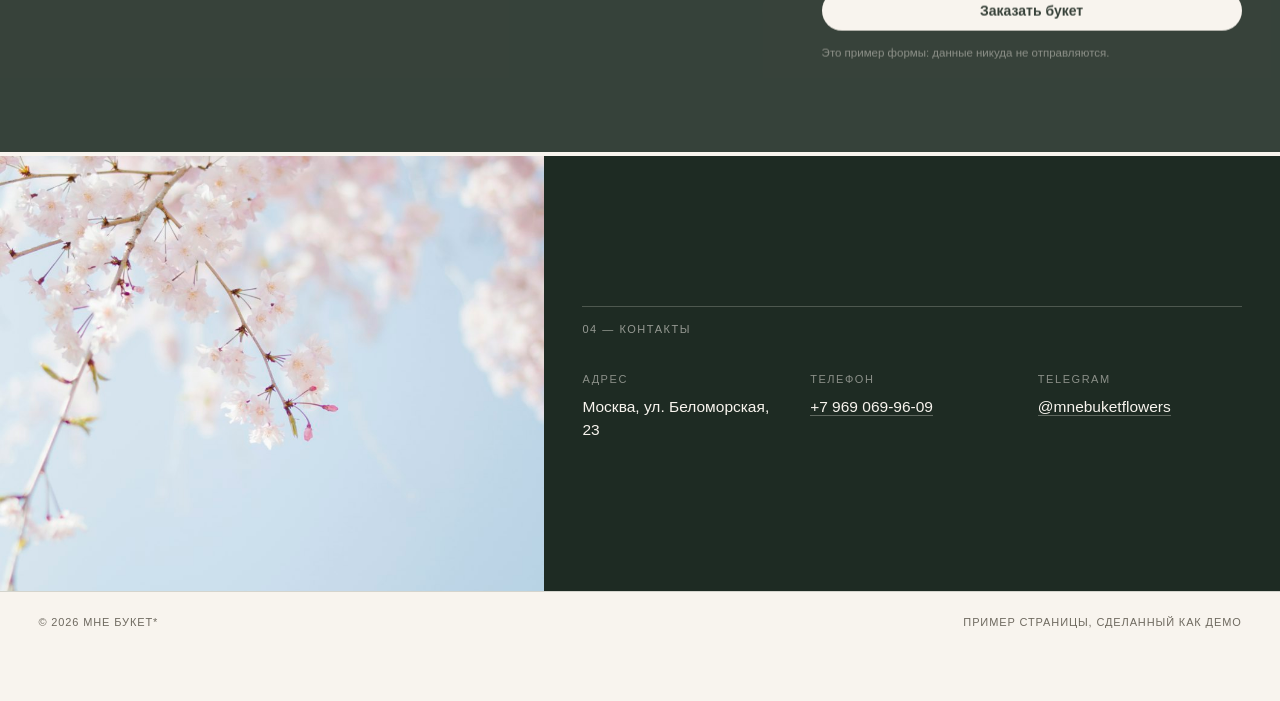
<file: demo/flowers/index.html>
<!DOCTYPE html>
<html lang="ru">
<head>
  <meta charset="UTF-8">
  <meta name="viewport" content="width=device-width, initial-scale=1.0">
  <title>Мне Букет — цветы с доставкой</title>
  <meta name="description" content="Цветочная «Мне Букет»: авторские и монобукеты, доставка по району. Заказ в один шаг.">
  <meta name="robots" content="noindex, nofollow">
  <meta name="color-scheme" content="light">
  <meta property="og:type" content="website">
  <meta property="og:title" content="Мне Букет — пример страницы цветочной">
  <meta property="og:description" content="Каталог, цены, доставка и заказ на одном экране. Пример того, как могла бы выглядеть ваша страница.">
  <meta property="og:image" content="https://koptevo.github.io/portfolio/demo/flowers/preview.png">
  <meta property="og:url" content="https://koptevo.github.io/portfolio/demo/flowers/">
  <link rel="stylesheet" href="styles.css?v=3">
</head>
<body>

  <!-- Это пример страницы, а не официальный сайт заведения -->
  <a class="demo-flag" href="../../index.html">← пример страницы · не официальный сайт</a>

  <header class="hd">
    <a class="hd__logo" href="#top">МНЕ БУКЕТ<span>*</span></a>
    <nav class="hd__nav">
      <a href="#catalog">Каталог</a>
      <a href="#why">Почему мы</a>
      <a href="#order">Заказ</a>
      <a href="#contacts">Контакты</a>
    </nav>
    <a class="hd__cta" href="#order">Заказать</a>
  </header>

  <main id="top">

    <!-- Первый экран -->
    <section class="hero">
      <div class="hero__text">
        <p class="hero__meta">
          <span>Беломорская, 23</span>
          <span>доставка по району</span>
        </p>
        <h1 class="hero__title">
          Букет — <em>это</em><br>слова, которые<br>не нужно говорить.
        </h1>
        <p class="hero__lead">
          Монобукеты и авторские композиции. Собираем при вас,
          показываем фото перед отправкой и везём аккуратно.
        </p>
        <div class="hero__actions">
          <a class="btn btn--solid" href="#order">Заказать букет</a>
          <a class="btn btn--ghost" href="https://t.me/mnebuketflowers" target="_blank" rel="noopener">Написать в Telegram</a>
        </div>
      </div>

      <div class="hero__photos" data-scroll>
        <figure class="hero__main">
          <img src="img/avtor.jpg" alt="Авторский букет с розами и ягодами">
        </figure>
        <figure class="hero__side hero__side--a">
          <img src="img/mono.jpg" alt="Нежный букет в вазе" loading="lazy">
        </figure>
        <figure class="hero__side hero__side--b">
          <img src="img/bento.jpg" alt="Композиция с анемонами" loading="lazy">
        </figure>
      </div>
    </section>

    <!-- Каталог -->
    <section class="sec" id="catalog" data-scroll>
      <p class="label">01 — Каталог</p>
      <div class="catalog">
        <article class="c-card">
          <figure class="c-card__ph">
            <img src="img/mono.jpg" alt="Монобукет из кустовых роз" loading="lazy">
          </figure>
          <div class="c-card__body">
            <h3>Монобукет из кустовых роз</h3>
            <p>15–25 побегов · упаковка в цвет</p>
            <span class="c-card__price">от 2 800 ₽</span>
          </div>
        </article>
        <article class="c-card">
          <figure class="c-card__ph">
            <img src="img/avtor.jpg" alt="Авторский букет" loading="lazy">
          </figure>
          <div class="c-card__body">
            <h3>Авторский букет</h3>
            <p>собираем под повод и характер</p>
            <span class="c-card__price">от 3 500 ₽</span>
          </div>
        </article>
        <article class="c-card">
          <figure class="c-card__ph">
            <img src="img/bento.jpg" alt="Бенто-бокс с цветами" loading="lazy">
          </figure>
          <div class="c-card__body">
            <h3>Бенто-бокс с цветами</h3>
            <p>компактно · для офиса и учёбы</p>
            <span class="c-card__price">от 3 200 ₽</span>
          </div>
        </article>
        <article class="c-card">
          <figure class="c-card__ph">
            <img src="img/bright.jpg" alt="Букет ко дню рождения" loading="lazy">
          </figure>
          <div class="c-card__body">
            <h3>Букет ко дню рождения</h3>
            <p>яркое · с открыткой в подарок</p>
            <span class="c-card__price">от 2 500 ₽</span>
          </div>
        </article>
        <article class="c-card">
          <figure class="c-card__ph">
            <img src="img/event.jpg" alt="Оформление события" loading="lazy">
          </figure>
          <div class="c-card__body">
            <h3>Оформление события</h3>
            <p>фото-зона, банкет, подарок маме</p>
            <span class="c-card__price">по договорённости</span>
          </div>
        </article>
      </div>
      <p class="catalog__note">Цены в примере ориентировочные — настоящие заменяем на ваши.</p>
    </section>

    <!-- Полоса «особый заказ» -->
    <section class="strip" data-scroll>
      <figure class="strip__ph">
        <img src="img/rainbow.jpg" alt="Радужные розы" loading="lazy">
      </figure>
      <div class="strip__text">
        <h2>Есть безумная идея?</h2>
        <p>Радужные розы, редкие сорта, букет по фото из Pinterest — соберём и такое.</p>
      </div>
    </section>

    <!-- Почему мы -->
    <section class="sec" id="why" data-scroll>
      <p class="label">02 — Почему мы</p>
      <div class="why">
        <article class="card">
          <p class="card__n">01</p>
          <h3 class="card__name">Свежесть</h3>
          <p class="card__about">Поставка цветов утром — букет живёт долго, а не «до вечера».</p>
        </article>
        <article class="card">
          <p class="card__n">02</p>
          <h3 class="card__name">Сборка при вас</h3>
          <p class="card__about">Фото букета перед отправкой — вы видите, что едет к получателю.</p>
        </article>
        <article class="card">
          <p class="card__n">03</p>
          <h3 class="card__name">Доставка по району</h3>
          <p class="card__about">Везём аккуратно и вовремя: к празднику, учёбе или просто так.</p>
        </article>
      </div>
    </section>

    <!-- Заказ -->
    <section class="sec sec--order" id="order" data-scroll>
      <p class="label">03 — Заказ</p>
      <div class="order">
        <div class="order__text">
          <h2>Напишите — <em>предложим</em> букет под повод</h2>
          <p>
            Или сразу в Telegram, если удобнее переписка:
            <a class="order__link" href="https://t.me/mnebuketflowers" target="_blank" rel="noopener">написать в Telegram</a>.
          </p>
        </div>

        <form class="form" id="form" novalidate>
          <label class="field">
            <span>Имя</span>
            <input type="text" name="name" placeholder="Как к вам обращаться" required>
          </label>
          <label class="field">
            <span>Телефон</span>
            <input type="tel" name="phone" placeholder="+7 900 000-00-00" required>
          </label>
          <label class="field">
            <span>Что нужно</span>
            <select name="service">
              <option>Монобукет из кустовых роз</option>
              <option>Авторский букет</option>
              <option>Бенто-бокс с цветами</option>
              <option>Букет ко дню рождения</option>
              <option>Оформление события</option>
            </select>
          </label>
          <button class="btn btn--solid" type="submit">Заказать букет</button>
          <p class="form__note">Это пример формы: данные никуда не отправляются.</p>
        </form>

        <p class="form__ok" id="ok" hidden>Готово — заявка принята (пример). В настоящем сайте здесь пришло бы подтверждение.</p>
      </div>
    </section>

    <!-- Контакты -->
    <section class="contacts-band" id="contacts" data-scroll>
      <figure class="contacts-band__ph">
        <img src="img/soft.jpg" alt="Цветущие ветки" loading="lazy">
      </figure>
      <div class="contacts-band__body">
        <p class="label label--light">04 — Контакты</p>
        <div class="contacts">
          <div>
            <h3>Адрес</h3>
            <p>Москва, ул. Беломорская, 23</p>
          </div>
          <div>
            <h3>Телефон</h3>
            <p><a href="tel:+79690699609">+7 969 069-96-09</a></p>
          </div>
          <div>
            <h3>Telegram</h3>
            <p><a href="https://t.me/mnebuketflowers" target="_blank" rel="noopener">@mnebuketflowers</a></p>
          </div>
        </div>
      </div>
    </section>

  </main>

  <footer class="ft">
    <span>© 2026 Мне Букет*</span>
    <span>Пример страницы, сделанный как демо</span>
  </footer>

  <script src="../../motion.js"></script>
  <script src="script.js?v=1"></script>
</body>
</html>
</file>
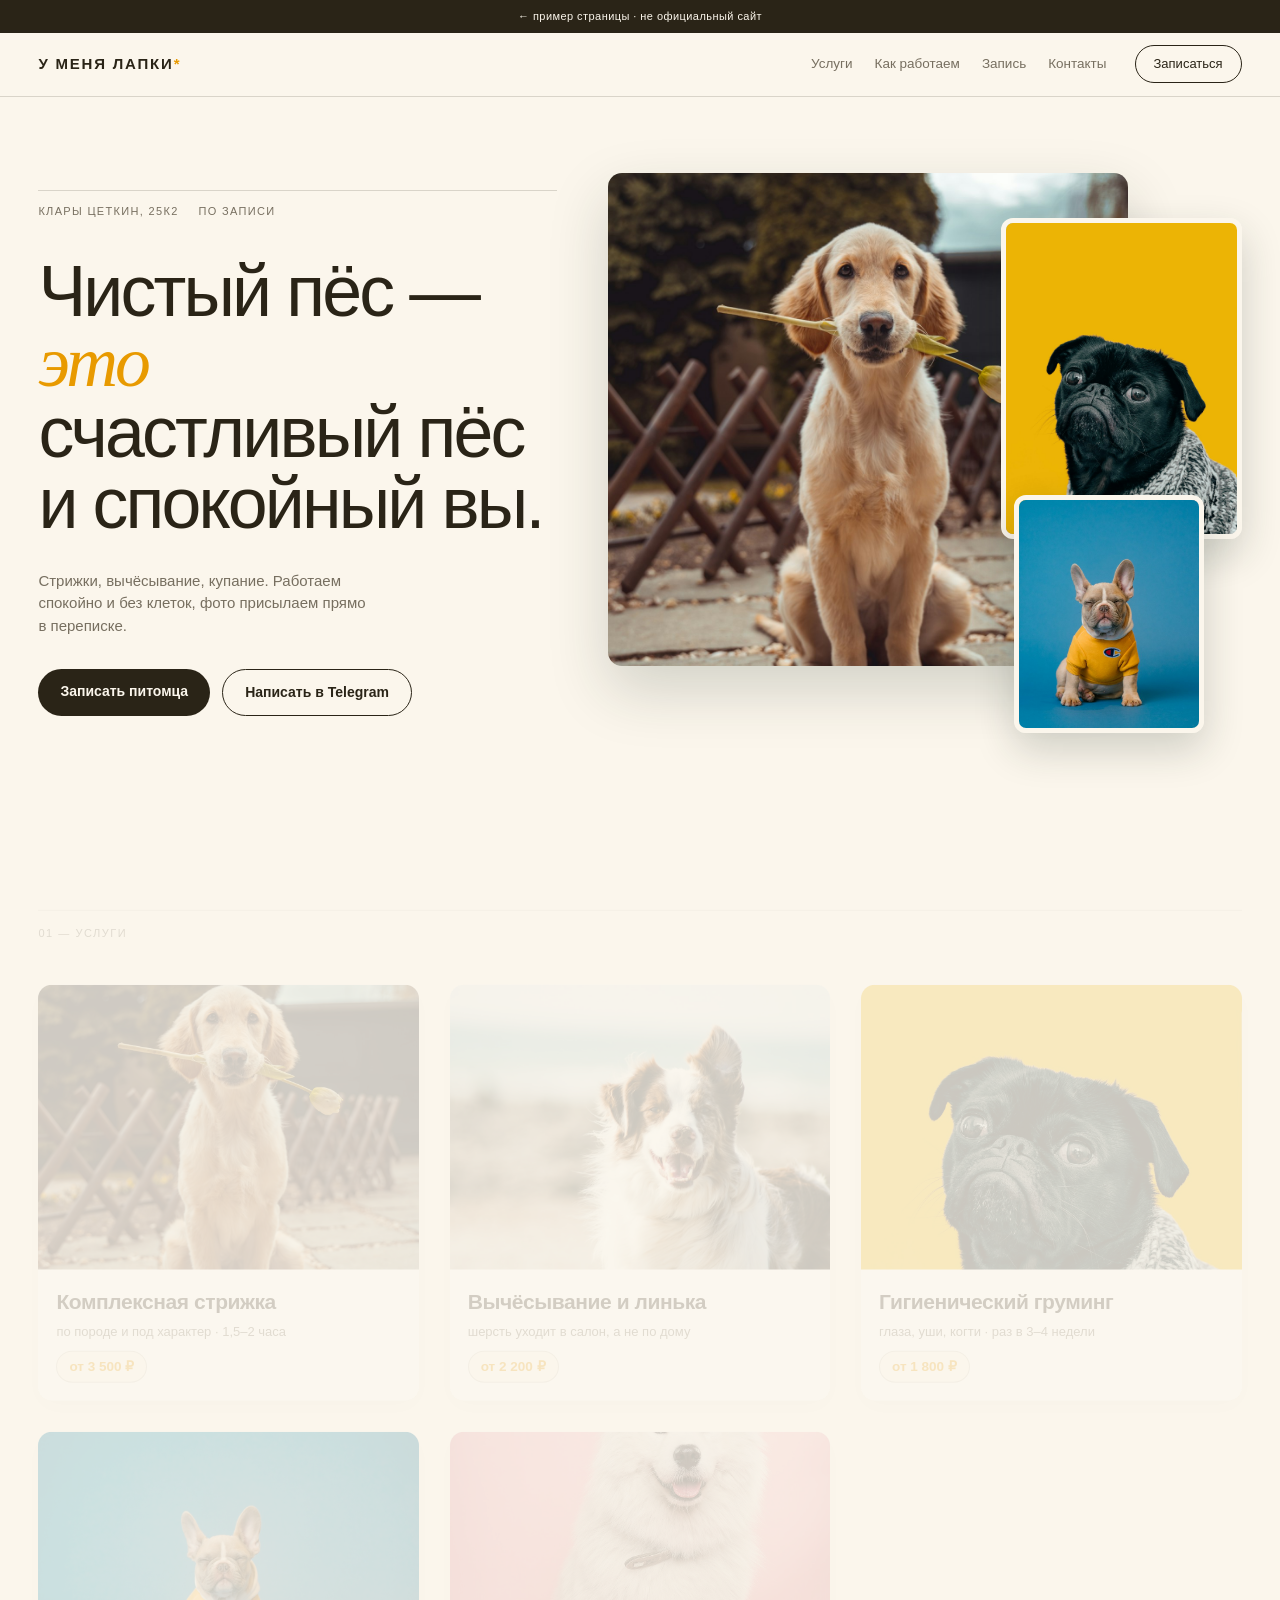
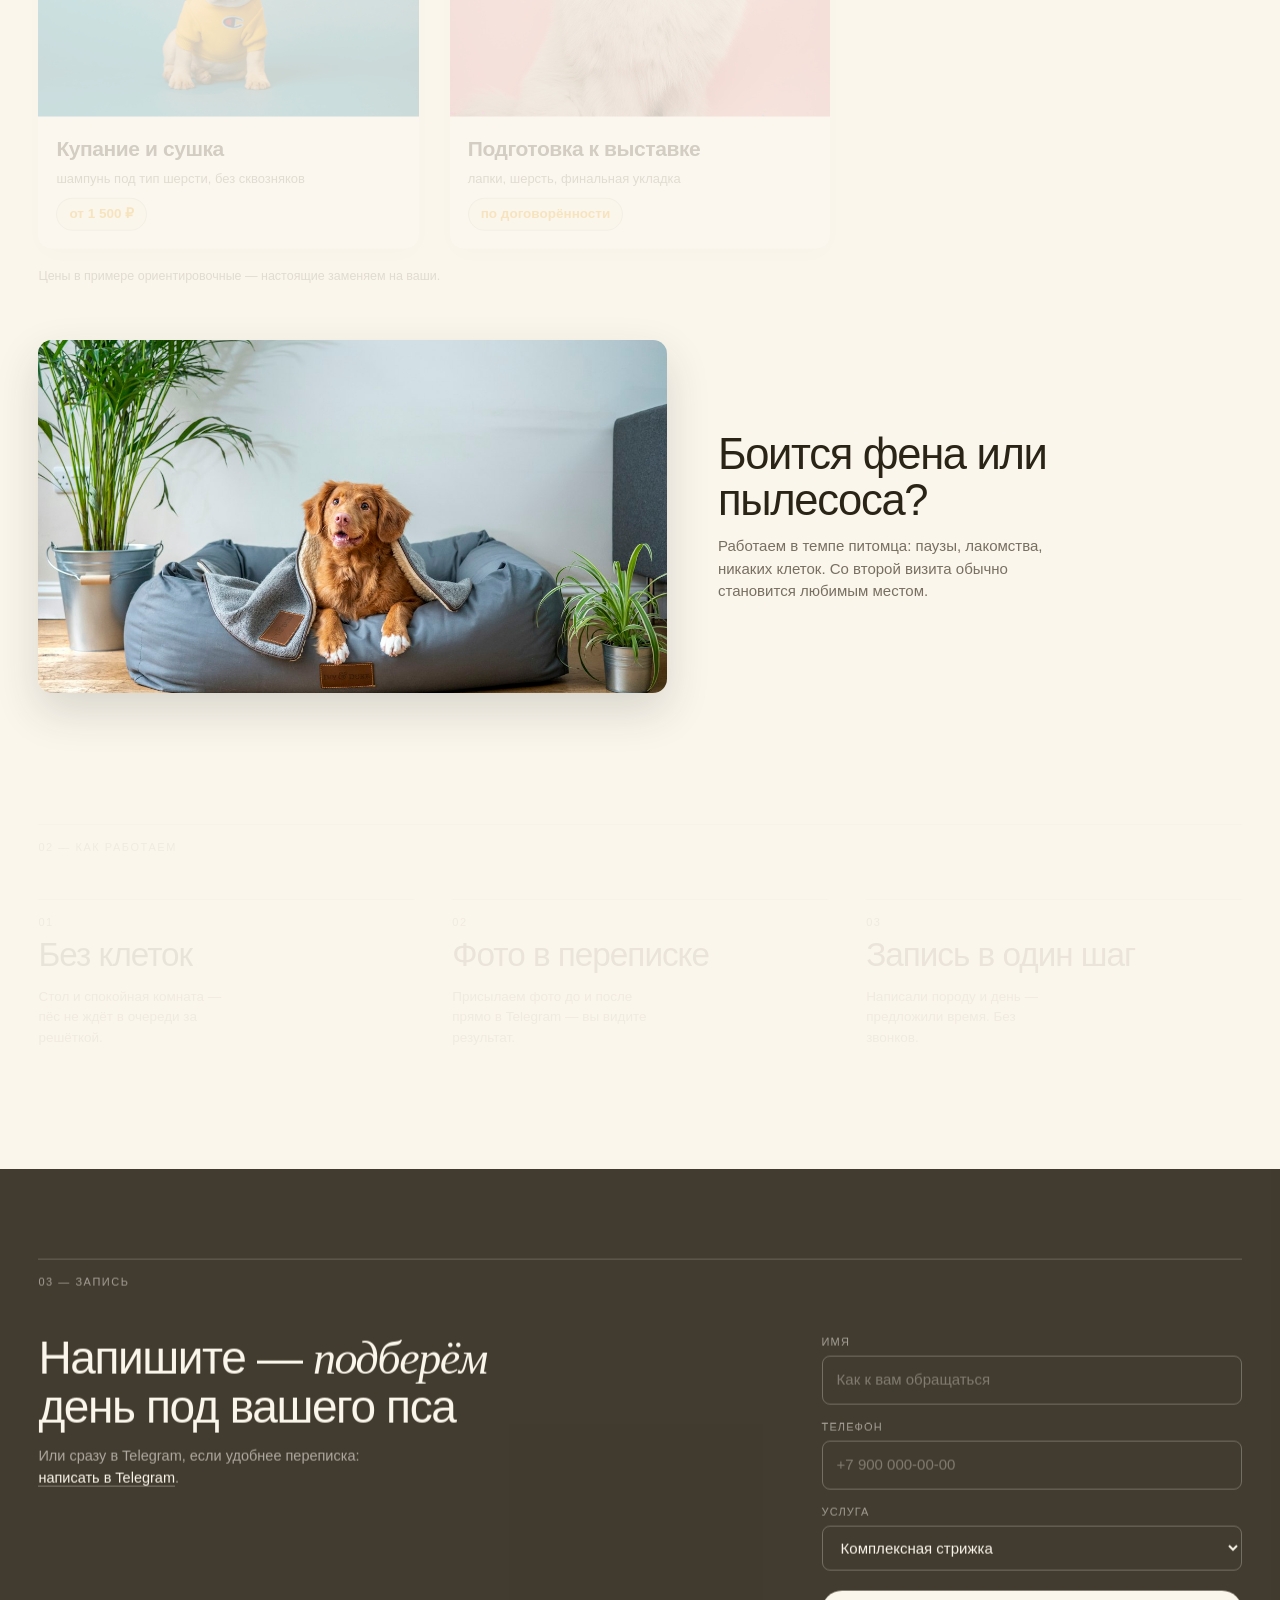
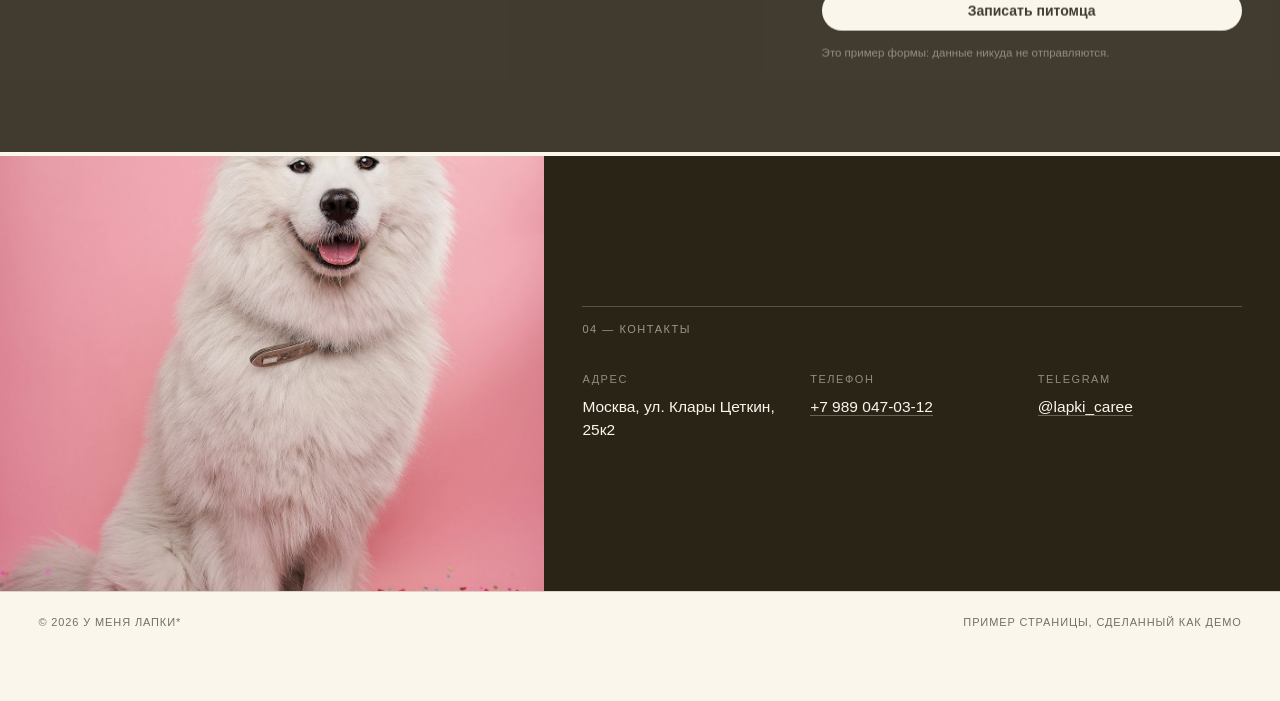
<file: demo/grooming/index.html>
<!DOCTYPE html>
<html lang="ru">
<head>
  <meta charset="UTF-8">
  <meta name="viewport" content="width=device-width, initial-scale=1.0">
  <title>У меня лапки — груминг-студия</title>
  <meta name="description" content="Груминг-студия «У меня лапки»: стрижки, вычёсывание, купание. Запись в один шаг.">
  <meta name="robots" content="noindex, nofollow">
  <meta name="color-scheme" content="light">
  <meta property="og:type" content="website">
  <meta property="og:title" content="У меня лапки — пример страницы груминг-студии">
  <meta property="og:description" content="Работы, цены и запись на одном экране. Пример того, как могла бы выглядеть ваша страница.">
  <meta property="og:image" content="https://koptevo.github.io/portfolio/demo/grooming/preview.png">
  <meta property="og:url" content="https://koptevo.github.io/portfolio/demo/grooming/">
  <link rel="stylesheet" href="styles.css?v=1">
</head>
<body>

  <!-- Это пример страницы, а не официальный сайт студии -->
  <a class="demo-flag" href="../../index.html">← пример страницы · не официальный сайт</a>

  <header class="hd">
    <a class="hd__logo" href="#top">У МЕНЯ ЛАПКИ<span>*</span></a>
    <nav class="hd__nav">
      <a href="#services">Услуги</a>
      <a href="#why">Как работаем</a>
      <a href="#order">Запись</a>
      <a href="#contacts">Контакты</a>
    </nav>
    <a class="hd__cta" href="#order">Записаться</a>
  </header>

  <main id="top">

    <!-- Первый экран -->
    <section class="hero">
      <div class="hero__text">
        <p class="hero__meta">
          <span>Клары Цеткин, 25к2</span>
          <span>по записи</span>
        </p>
        <h1 class="hero__title">
          Чистый пёс — <em>это</em><br>счастливый пёс<br>и спокойный вы.
        </h1>
        <p class="hero__lead">
          Стрижки, вычёсывание, купание. Работаем спокойно и без клеток,
          фото присылаем прямо в переписке.
        </p>
        <div class="hero__actions">
          <a class="btn btn--solid" href="#order">Записать питомца</a>
          <a class="btn btn--ghost" href="https://t.me/lapki_caree" target="_blank" rel="noopener">Написать в Telegram</a>
        </div>
      </div>

      <div class="hero__photos" data-scroll>
        <figure class="hero__main">
          <img src="img/hero.jpg" alt="Золотистый ретривер сидит с тюльпаном в зубах">
        </figure>
        <figure class="hero__side hero__side--a">
          <img src="img/pug.jpg" alt="Мопс в свитере на жёлтом фоне" loading="lazy">
        </figure>
        <figure class="hero__side hero__side--b">
          <img src="img/frenchie.jpg" alt="Французский бульдог в жёлтой кофте" loading="lazy">
        </figure>
      </div>
    </section>

    <!-- Услуги -->
    <section class="sec" id="services" data-scroll>
      <p class="label">01 — Услуги</p>
      <div class="catalog">
        <article class="c-card">
          <figure class="c-card__ph">
            <img src="img/hero.jpg" alt="Стрижка ретривера" loading="lazy">
          </figure>
          <div class="c-card__body">
            <h3>Комплексная стрижка</h3>
            <p>по породе и под характер · 1,5–2 часа</p>
            <span class="c-card__price">от 3 500 ₽</span>
          </div>
        </article>
        <article class="c-card">
          <figure class="c-card__ph">
            <img src="img/collie.jpg" alt="Колли после вычёсывания" loading="lazy">
          </figure>
          <div class="c-card__body">
            <h3>Вычёсывание и линька</h3>
            <p>шерсть уходит в салон, а не по дому</p>
            <span class="c-card__price">от 2 200 ₽</span>
          </div>
        </article>
        <article class="c-card">
          <figure class="c-card__ph">
            <img src="img/pug.jpg" alt="Мопс после купания" loading="lazy">
          </figure>
          <div class="c-card__body">
            <h3>Гигиенический груминг</h3>
            <p>глаза, уши, когти · раз в 3–4 недели</p>
            <span class="c-card__price">от 1 800 ₽</span>
          </div>
        </article>
        <article class="c-card">
          <figure class="c-card__ph">
            <img src="img/frenchie.jpg" alt="Французский бульдог в кофте" loading="lazy">
          </figure>
          <div class="c-card__body">
            <h3>Купание и сушка</h3>
            <p>шампунь под тип шерсти, без сквозняков</p>
            <span class="c-card__price">от 1 500 ₽</span>
          </div>
        </article>
        <article class="c-card">
          <figure class="c-card__ph">
            <img src="img/samoyed.jpg" alt="Самоед перед фото" loading="lazy">
          </figure>
          <div class="c-card__body">
            <h3>Подготовка к выставке</h3>
            <p>лапки, шерсть, финальная укладка</p>
            <span class="c-card__price">по договорённости</span>
          </div>
        </article>
      </div>
      <p class="catalog__note">Цены в примере ориентировочные — настоящие заменяем на ваши.</p>
    </section>

    <!-- Полоса «сложный питомец» -->
    <section class="strip" data-scroll>
      <figure class="strip__ph">
        <img src="img/bed.jpg" alt="Пёс отдыхает в лежанке" loading="lazy">
      </figure>
      <div class="strip__text">
        <h2>Боится фена или пылесоса?</h2>
        <p>Работаем в темпе питомца: паузы, лакомства, никаких клеток. Со второй визита обычно становится любимым местом.</p>
      </div>
    </section>

    <!-- Как работаем -->
    <section class="sec" id="why" data-scroll>
      <p class="label">02 — Как работаем</p>
      <div class="why">
        <article class="card">
          <p class="card__n">01</p>
          <h3 class="card__name">Без клеток</h3>
          <p class="card__about">Стол и спокойная комната — пёс не ждёт в очереди за решёткой.</p>
        </article>
        <article class="card">
          <p class="card__n">02</p>
          <h3 class="card__name">Фото в переписке</h3>
          <p class="card__about">Присылаем фото до и после прямо в Telegram — вы видите результат.</p>
        </article>
        <article class="card">
          <p class="card__n">03</p>
          <h3 class="card__name">Запись в один шаг</h3>
          <p class="card__about">Написали породу и день — предложили время. Без звонков.</p>
        </article>
      </div>
    </section>

    <!-- Запись -->
    <section class="sec sec--order" id="order" data-scroll>
      <p class="label">03 — Запись</p>
      <div class="order">
        <div class="order__text">
          <h2>Напишите — <em>подберём</em> день под вашего пса</h2>
          <p>
            Или сразу в Telegram, если удобнее переписка:
            <a class="order__link" href="https://t.me/lapki_caree" target="_blank" rel="noopener">написать в Telegram</a>.
          </p>
        </div>

        <form class="form" id="form" novalidate>
          <label class="field">
            <span>Имя</span>
            <input type="text" name="name" placeholder="Как к вам обращаться" required>
          </label>
          <label class="field">
            <span>Телефон</span>
            <input type="tel" name="phone" placeholder="+7 900 000-00-00" required>
          </label>
          <label class="field">
            <span>Услуга</span>
            <select name="service">
              <option>Комплексная стрижка</option>
              <option>Вычёсывание и линька</option>
              <option>Гигиенический груминг</option>
              <option>Купание и сушка</option>
              <option>Подготовка к выставке</option>
            </select>
          </label>
          <button class="btn btn--solid" type="submit">Записать питомца</button>
          <p class="form__note">Это пример формы: данные никуда не отправляются.</p>
        </form>

        <p class="form__ok" id="ok" hidden>Готово — заявка принята (пример). В настоящем сайте здесь пришло бы подтверждение.</p>
      </div>
    </section>

    <!-- Контакты -->
    <section class="contacts-band" id="contacts" data-scroll>
      <figure class="contacts-band__ph">
        <img src="img/samoyed.jpg" alt="Самоед на розовом фоне" loading="lazy">
      </figure>
      <div class="contacts-band__body">
        <p class="label label--light">04 — Контакты</p>
        <div class="contacts">
          <div>
            <h3>Адрес</h3>
            <p>Москва, ул. Клары Цеткин, 25к2</p>
          </div>
          <div>
            <h3>Телефон</h3>
            <p><a href="tel:+79890470312">+7 989 047-03-12</a></p>
          </div>
          <div>
            <h3>Telegram</h3>
            <p><a href="https://t.me/lapki_caree" target="_blank" rel="noopener">@lapki_caree</a></p>
          </div>
        </div>
      </div>
    </section>

  </main>

  <footer class="ft">
    <span>© 2026 У меня лапки*</span>
    <span>Пример страницы, сделанный как демо</span>
  </footer>

  <script src="../../motion.js"></script>
  <script src="script.js?v=1"></script>
</body>
</html>
</file>
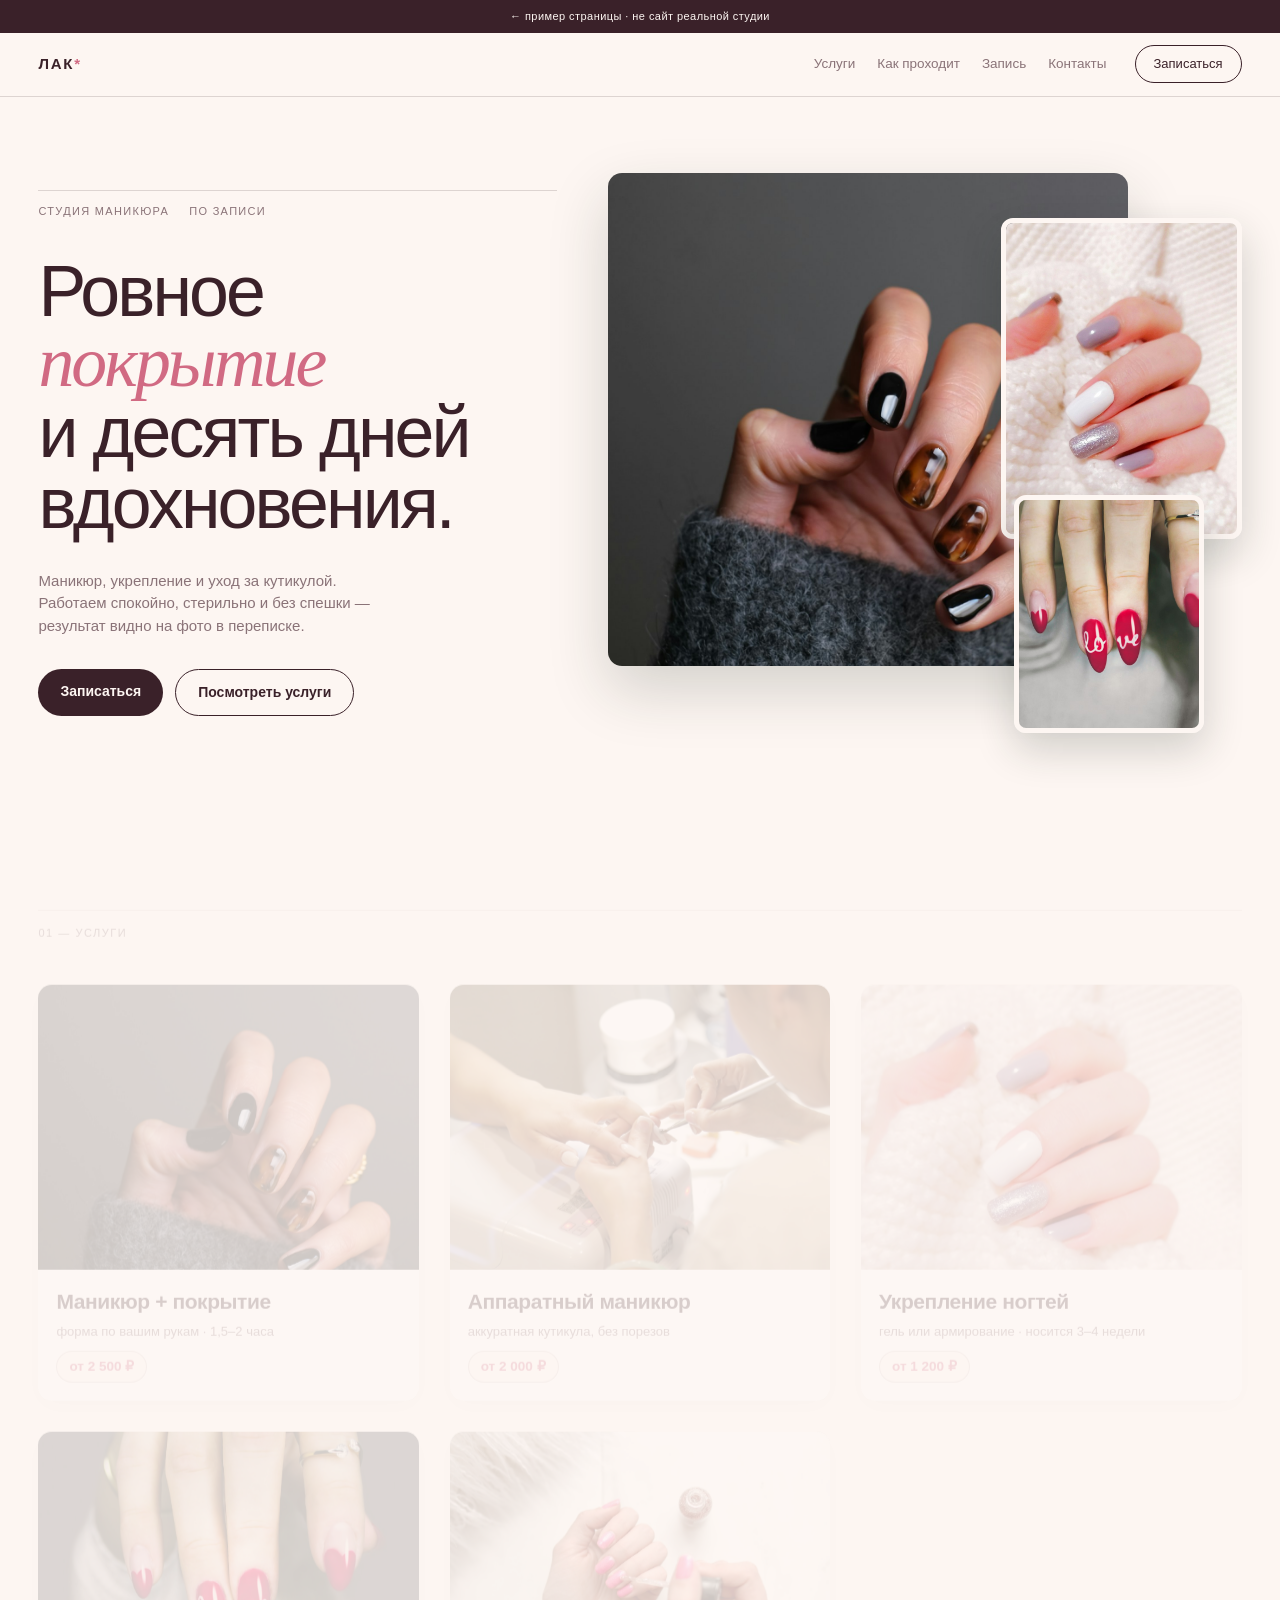
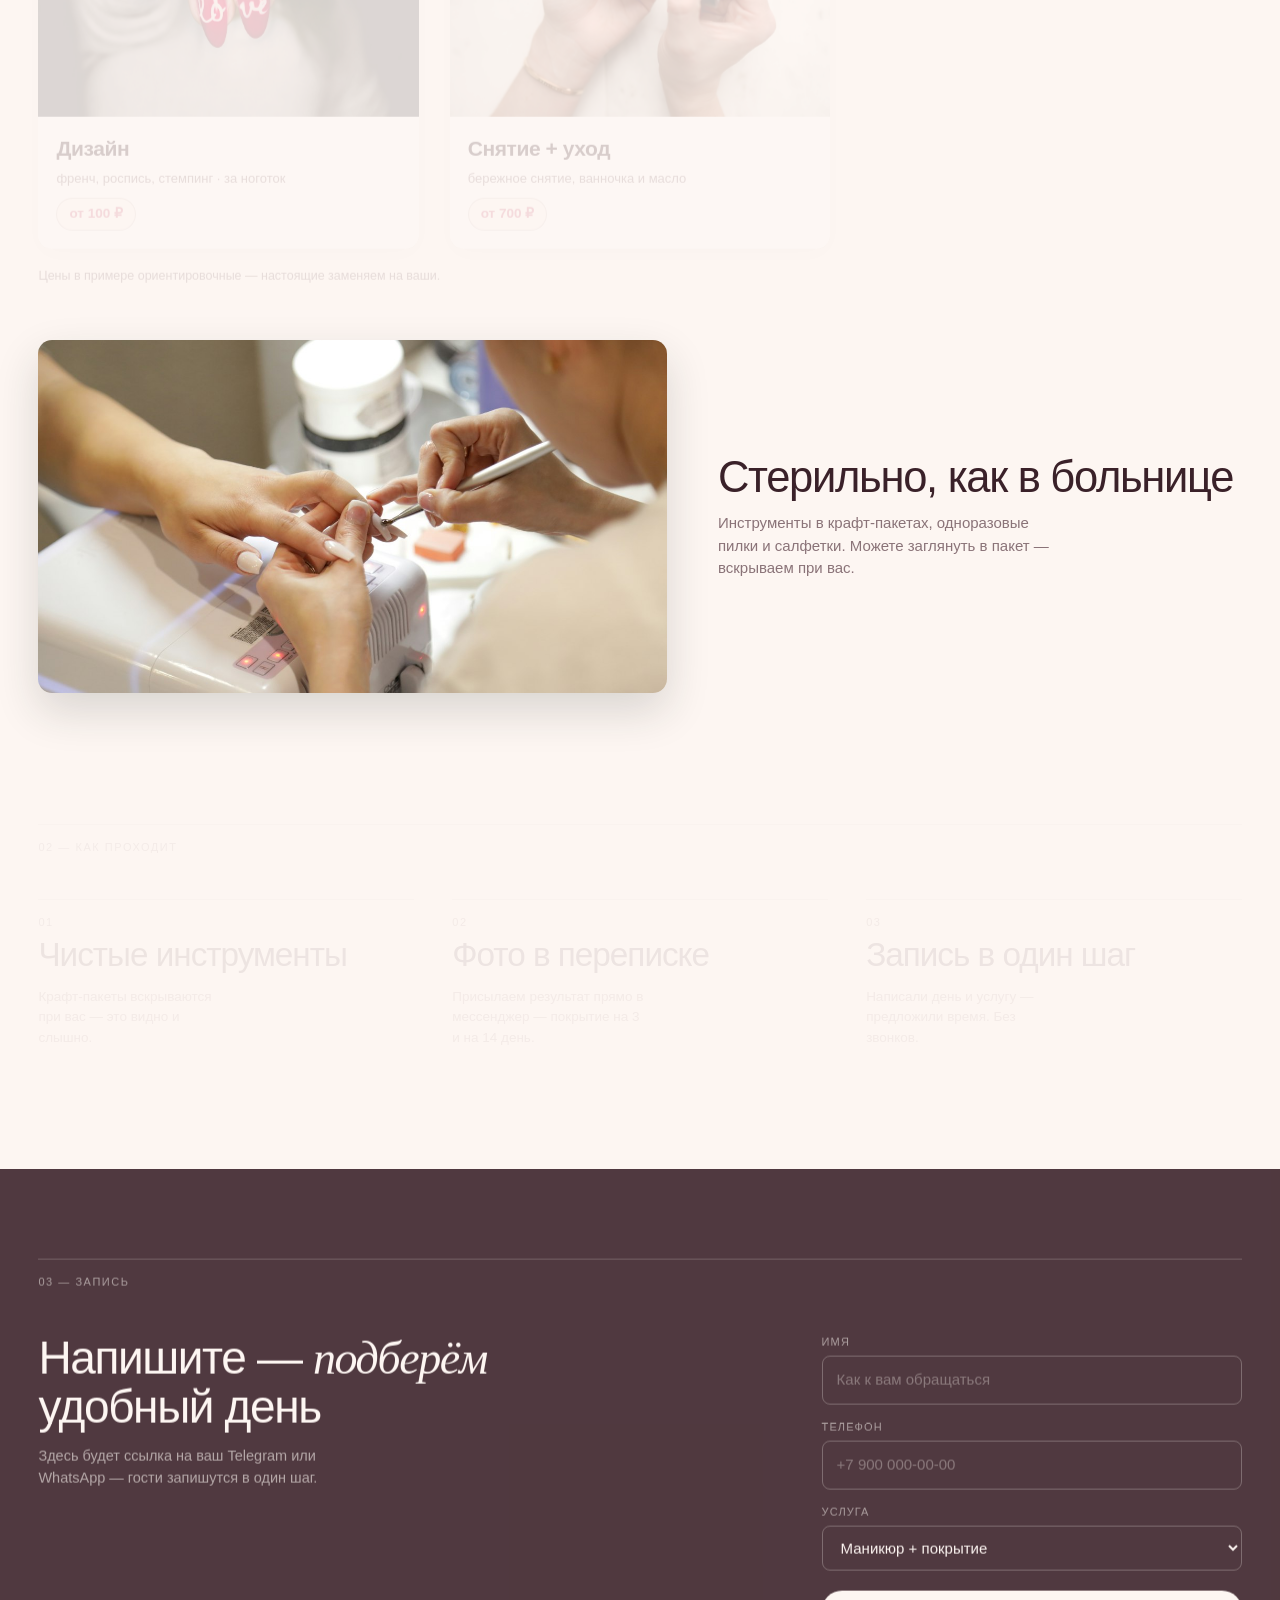
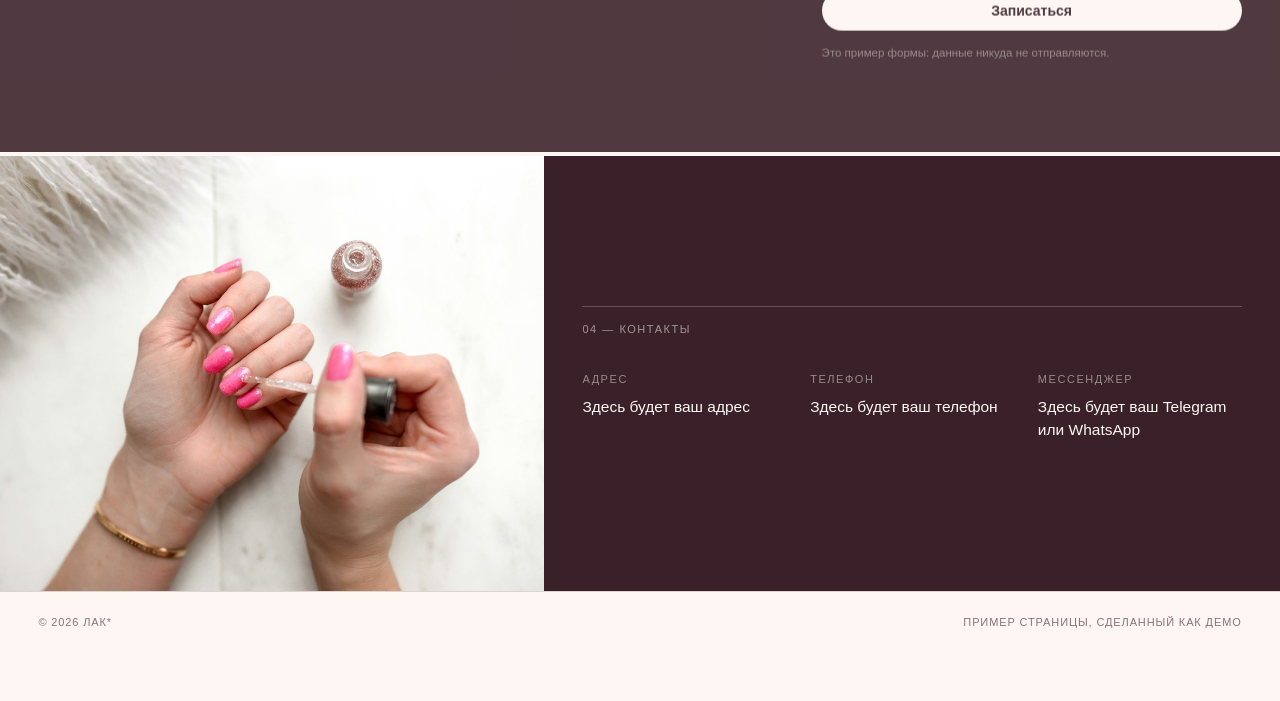
<file: demo/nails/index.html>
<!DOCTYPE html>
<html lang="ru">
<head>
  <meta charset="UTF-8">
  <meta name="viewport" content="width=device-width, initial-scale=1.0">
  <title>ЛАК — пример страницы студии маникюра</title>
  <meta name="description" content="Пример страницы студии маникюра: услуги, цены, работы и запись в один шаг.">
  <meta name="robots" content="noindex, nofollow">
  <meta name="color-scheme" content="light">
  <meta property="og:type" content="website">
  <meta property="og:title" content="ЛАК — пример страницы студии маникюра">
  <meta property="og:description" content="Работы, цены и запись на одном экране. Пример того, как могла бы выглядеть ваша страница.">
  <meta property="og:image" content="https://koptevo.github.io/portfolio/demo/nails/preview.png">
  <meta property="og:url" content="https://koptevo.github.io/portfolio/demo/nails/">
  <link rel="stylesheet" href="styles.css?v=1">
</head>
<body>

  <!-- Это пример страницы, а не сайт реальной студии -->
  <a class="demo-flag" href="../../index.html">← пример страницы · не сайт реальной студии</a>

  <header class="hd">
    <a class="hd__logo" href="#top">ЛАК<span>*</span></a>
    <nav class="hd__nav">
      <a href="#services">Услуги</a>
      <a href="#why">Как проходит</a>
      <a href="#order">Запись</a>
      <a href="#contacts">Контакты</a>
    </nav>
    <a class="hd__cta" href="#order">Записаться</a>
  </header>

  <main id="top">

    <!-- Первый экран -->
    <section class="hero">
      <div class="hero__text">
        <p class="hero__meta">
          <span>студия маникюра</span>
          <span>по записи</span>
        </p>
        <h1 class="hero__title">
          Ровное <em>покрытие</em><br>и десять дней<br>вдохновения.
        </h1>
        <p class="hero__lead">
          Маникюр, укрепление и уход за кутикулой. Работаем спокойно,
          стерильно и без спешки — результат видно на фото в переписке.
        </p>
        <div class="hero__actions">
          <a class="btn btn--solid" href="#order">Записаться</a>
          <a class="btn btn--ghost" href="#services">Посмотреть услуги</a>
        </div>
      </div>

      <div class="hero__photos" data-scroll>
        <figure class="hero__main">
          <img src="img/hero.jpg" alt="Тёмный маникюр с янтарным акцентом на нейтральном фоне">
        </figure>
        <figure class="hero__side hero__side--a">
          <img src="img/pastel.jpg" alt="Пастельный маникюр на белом фоне" loading="lazy">
        </figure>
        <figure class="hero__side hero__side--b">
          <img src="img/red.jpg" alt="Красный маникюр с деталями" loading="lazy">
        </figure>
      </div>
    </section>

    <!-- Услуги -->
    <section class="sec" id="services" data-scroll>
      <p class="label">01 — Услуги</p>
      <div class="catalog">
        <article class="c-card">
          <figure class="c-card__ph">
            <img src="img/hero.jpg" alt="Классическое покрытие гель-лаком" loading="lazy">
          </figure>
          <div class="c-card__body">
            <h3>Маникюр + покрытие</h3>
            <p>форма по вашим рукам · 1,5–2 часа</p>
            <span class="c-card__price">от 2 500 ₽</span>
          </div>
        </article>
        <article class="c-card">
          <figure class="c-card__ph">
            <img src="img/process.jpg" alt="Мастер работает с кутикулой" loading="lazy">
          </figure>
          <div class="c-card__body">
            <h3>Аппаратный маникюр</h3>
            <p>аккуратная кутикула, без порезов</p>
            <span class="c-card__price">от 2 000 ₽</span>
          </div>
        </article>
        <article class="c-card">
          <figure class="c-card__ph">
            <img src="img/pastel.jpg" alt="Пастельные оттенки" loading="lazy">
          </figure>
          <div class="c-card__body">
            <h3>Укрепление ногтей</h3>
            <p>гель или армирование · носится 3–4 недели</p>
            <span class="c-card__price">от 1 200 ₽</span>
          </div>
        </article>
        <article class="c-card">
          <figure class="c-card__ph">
            <img src="img/red.jpg" alt="Насыщенный красный дизайн" loading="lazy">
          </figure>
          <div class="c-card__body">
            <h3>Дизайн</h3>
            <p>френч, роспись, стемпинг · за ноготок</p>
            <span class="c-card__price">от 100 ₽</span>
          </div>
        </article>
        <article class="c-card">
          <figure class="c-card__ph">
            <img src="img/pink.jpg" alt="Нанесение лака с блёстками" loading="lazy">
          </figure>
          <div class="c-card__body">
            <h3>Снятие + уход</h3>
            <p>бережное снятие, ванночка и масло</p>
            <span class="c-card__price">от 700 ₽</span>
          </div>
        </article>
      </div>
      <p class="catalog__note">Цены в примере ориентировочные — настоящие заменяем на ваши.</p>
    </section>

    <!-- Полоса «про стерильность» -->
    <section class="strip" data-scroll>
      <figure class="strip__ph">
        <img src="img/process.jpg" alt="Мастер обрабатывает инструменты" loading="lazy">
      </figure>
      <div class="strip__text">
        <h2>Стерильно, как в больнице</h2>
        <p>Инструменты в крафт-пакетах, одноразовые пилки и салфетки. Можете заглянуть в пакет — вскрываем при вас.</p>
      </div>
    </section>

    <!-- Как проходит -->
    <section class="sec" id="why" data-scroll>
      <p class="label">02 — Как проходит</p>
      <div class="why">
        <article class="card">
          <p class="card__n">01</p>
          <h3 class="card__name">Чистые инструменты</h3>
          <p class="card__about">Крафт-пакеты вскрываются при вас — это видно и слышно.</p>
        </article>
        <article class="card">
          <p class="card__n">02</p>
          <h3 class="card__name">Фото в переписке</h3>
          <p class="card__about">Присылаем результат прямо в мессенджер — покрытие на 3 и на 14 день.</p>
        </article>
        <article class="card">
          <p class="card__n">03</p>
          <h3 class="card__name">Запись в один шаг</h3>
          <p class="card__about">Написали день и услугу — предложили время. Без звонков.</p>
        </article>
      </div>
    </section>

    <!-- Запись -->
    <section class="sec sec--order" id="order" data-scroll>
      <p class="label">03 — Запись</p>
      <div class="order">
        <div class="order__text">
          <h2>Напишите — <em>подберём</em> удобный день</h2>
          <p>
            Здесь будет ссылка на ваш Telegram или WhatsApp —
            гости запишутся в один шаг.
          </p>
        </div>

        <form class="form" id="form" novalidate>
          <label class="field">
            <span>Имя</span>
            <input type="text" name="name" placeholder="Как к вам обращаться" required>
          </label>
          <label class="field">
            <span>Телефон</span>
            <input type="tel" name="phone" placeholder="+7 900 000-00-00" required>
          </label>
          <label class="field">
            <span>Услуга</span>
            <select name="service">
              <option>Маникюр + покрытие</option>
              <option>Аппаратный маникюр</option>
              <option>Укрепление ногтей</option>
              <option>Дизайн</option>
              <option>Снятие + уход</option>
            </select>
          </label>
          <button class="btn btn--solid" type="submit">Записаться</button>
          <p class="form__note">Это пример формы: данные никуда не отправляются.</p>
        </form>

        <p class="form__ok" id="ok" hidden>Готово — заявка принята (пример). В настоящем сайте здесь пришло бы подтверждение.</p>
      </div>
    </section>

    <!-- Контакты -->
    <section class="contacts-band" id="contacts" data-scroll>
      <figure class="contacts-band__ph">
        <img src="img/pink.jpg" alt="Нанесение лака, руки крупным планом" loading="lazy">
      </figure>
      <div class="contacts-band__body">
        <p class="label label--light">04 — Контакты</p>
        <div class="contacts">
          <div>
            <h3>Адрес</h3>
            <p>Здесь будет ваш адрес</p>
          </div>
          <div>
            <h3>Телефон</h3>
            <p>Здесь будет ваш телефон</p>
          </div>
          <div>
            <h3>Мессенджер</h3>
            <p>Здесь будет ваш Telegram или WhatsApp</p>
          </div>
        </div>
      </div>
    </section>

  </main>

  <footer class="ft">
    <span>© 2026 ЛАК*</span>
    <span>Пример страницы, сделанный как демо</span>
  </footer>

  <script src="../../motion.js"></script>
  <script src="script.js?v=1"></script>
</body>
</html>
</file>
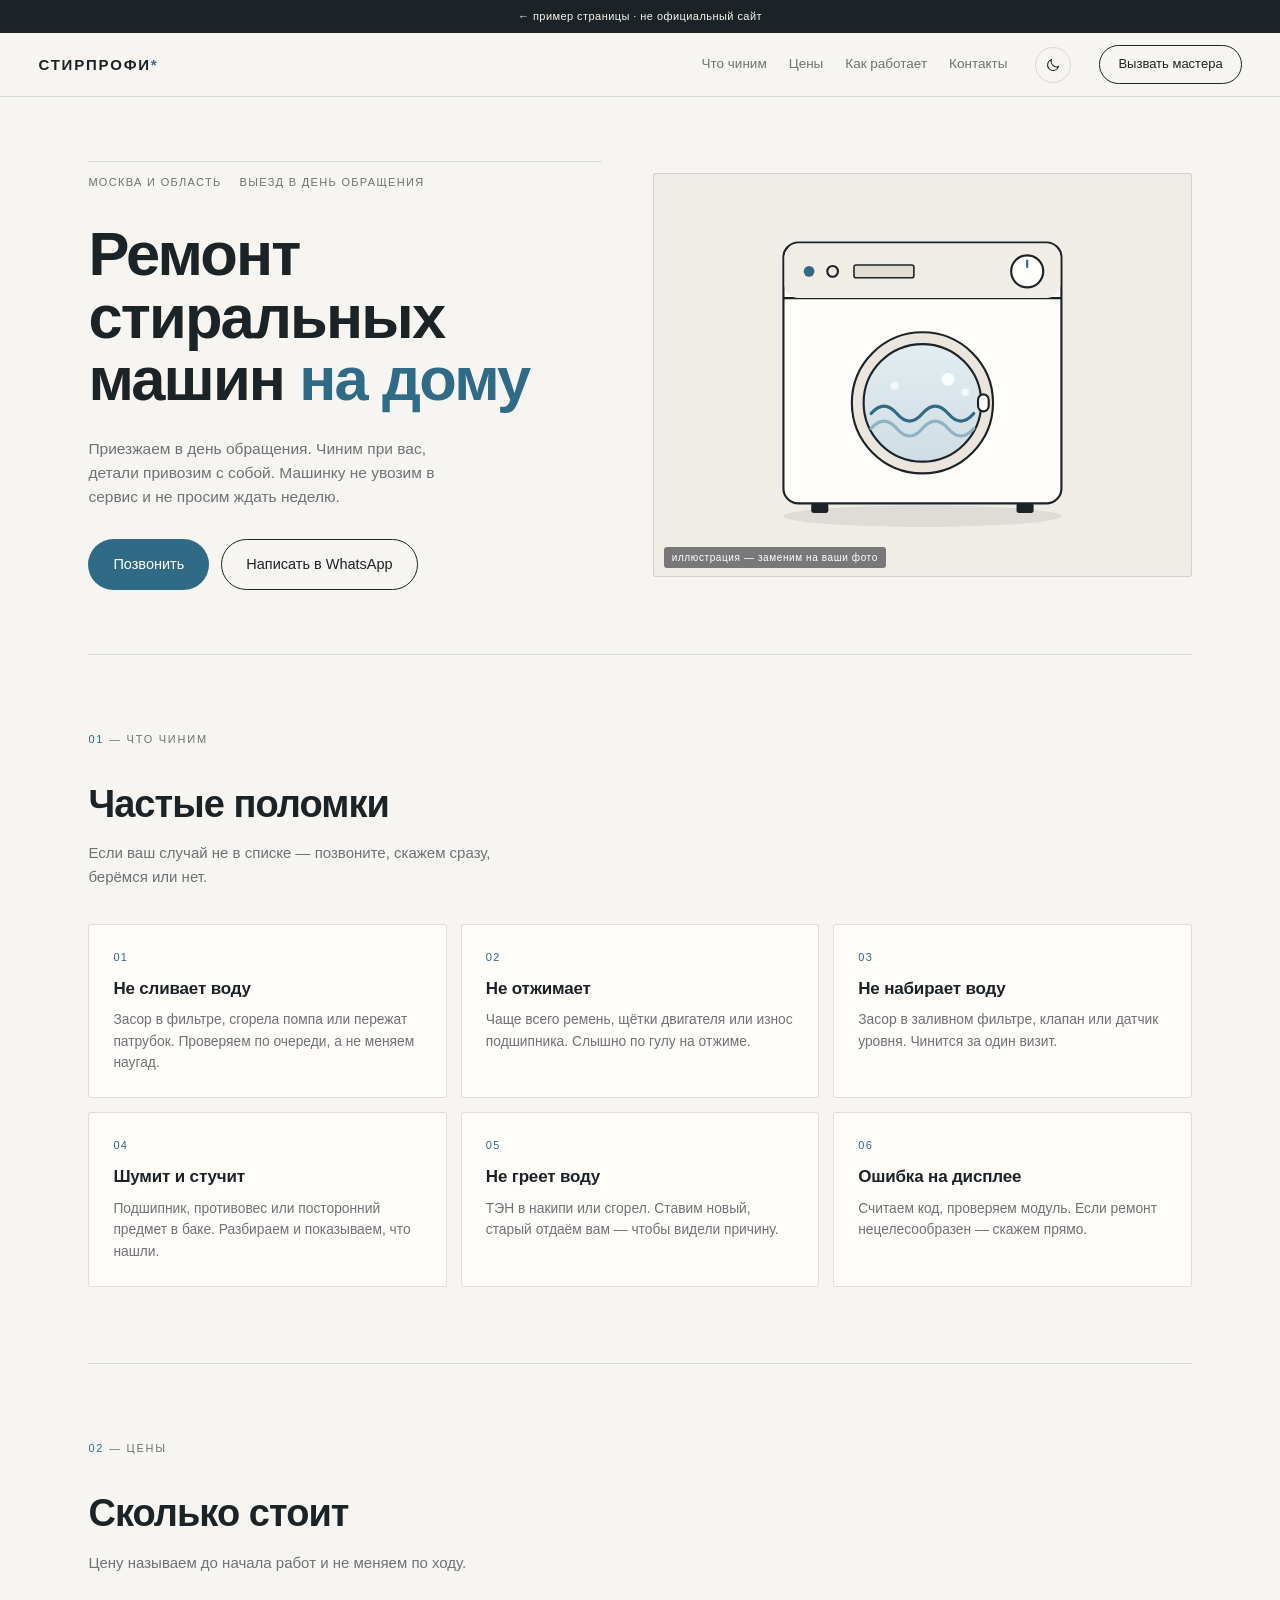
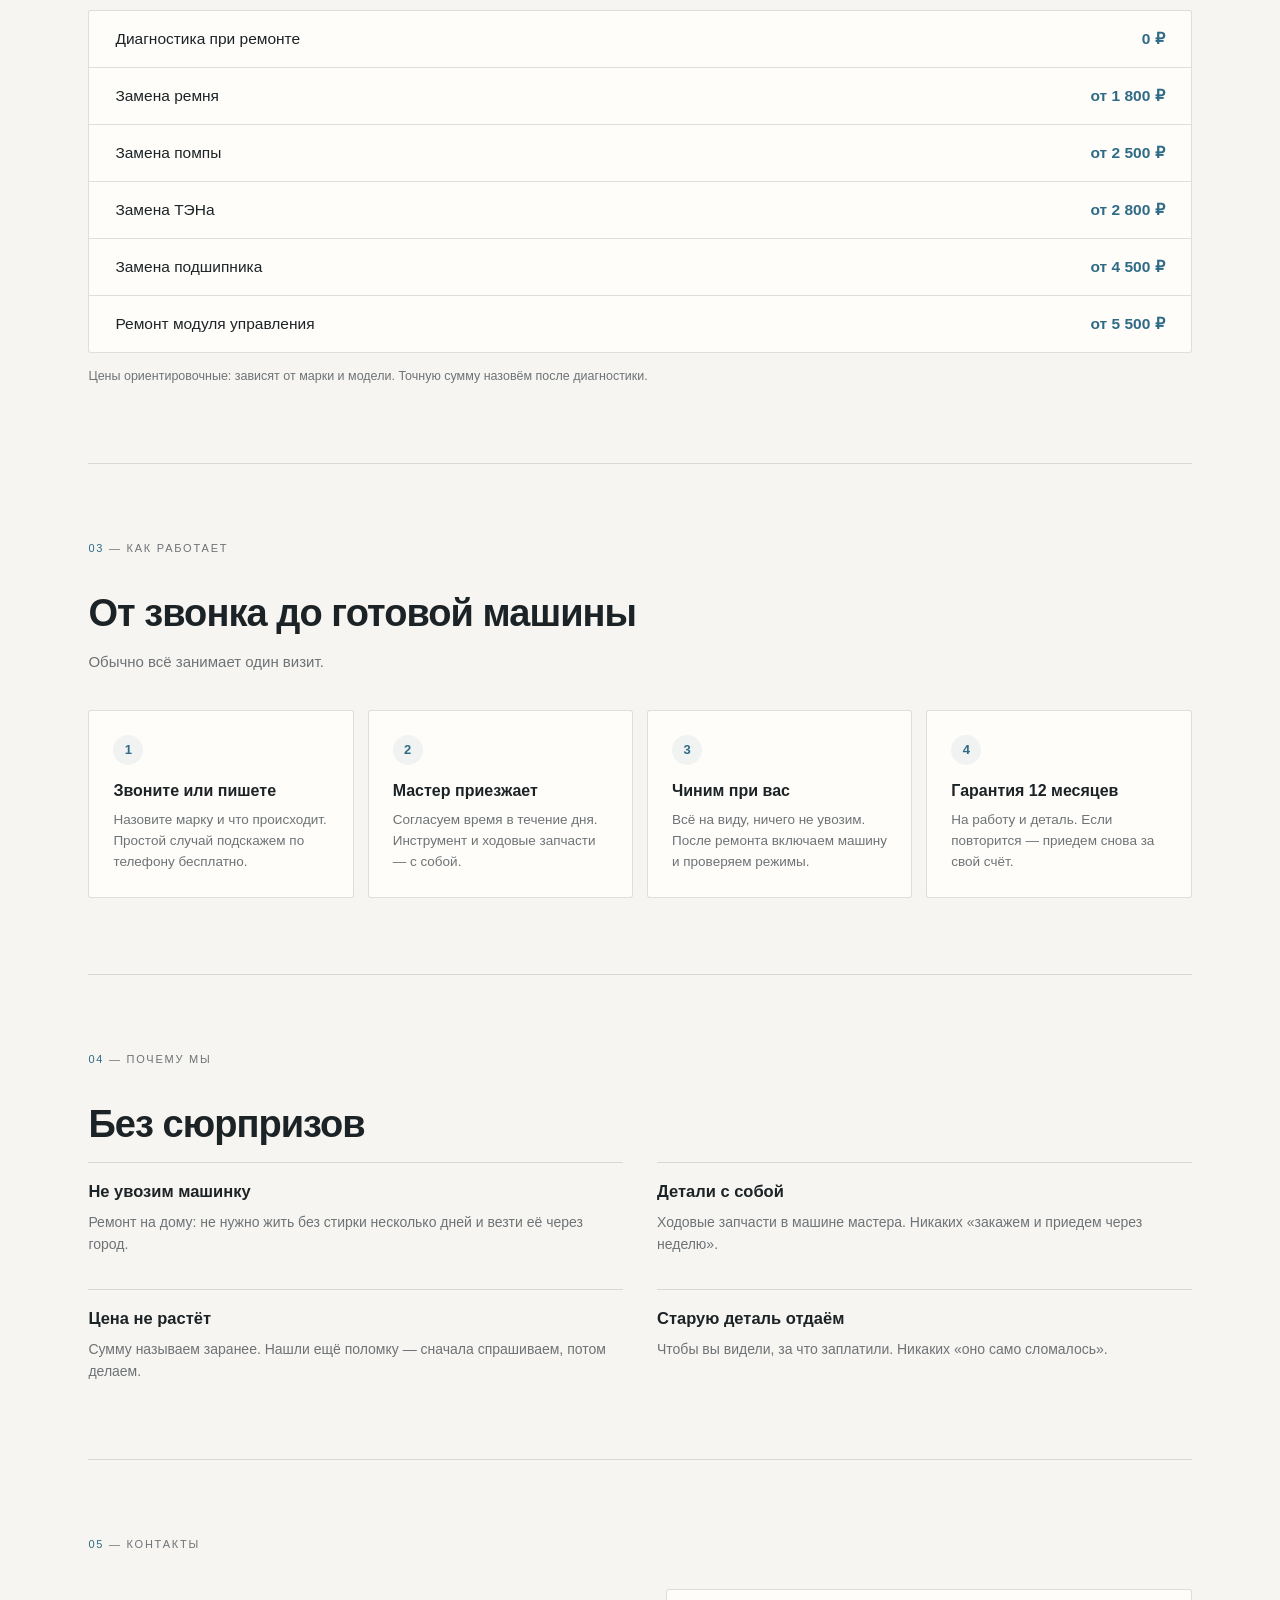
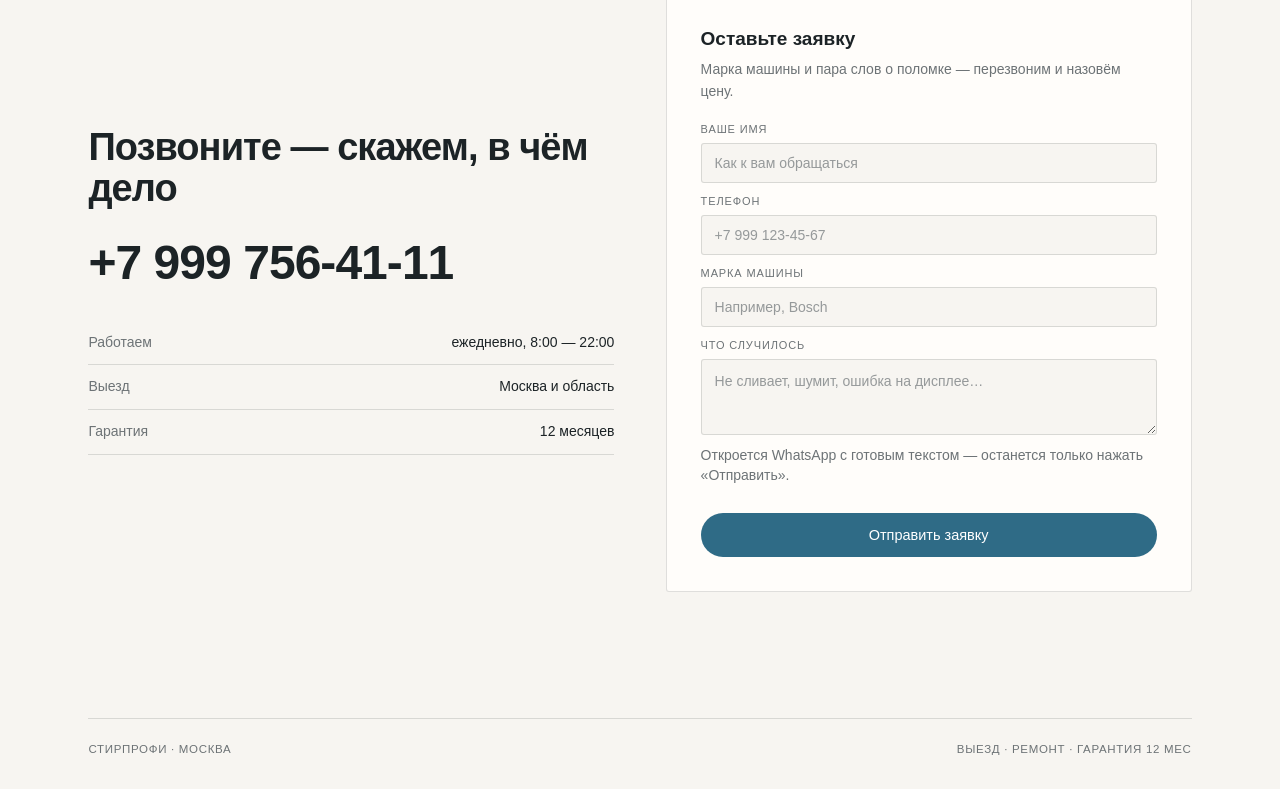
<file: demo/stirprofi/index.html>
<!DOCTYPE html>
<html lang="ru">
<head>
<meta charset="UTF-8">
<meta name="viewport" content="width=device-width, initial-scale=1.0">
<title>Ремонт стиральных машин на дому — Москва и область</title>
<meta name="description" content="Ремонт стиральных машин на дому по Москве и области. Выезд в день обращения, ремонт при вас, детали с собой, гарантия 12 месяцев.">
<meta name="color-scheme" content="light dark">
<meta name="theme-color" content="#f7f5f1">
<meta name="robots" content="noindex, nofollow">
<style>
  :root{
    --paper:#f7f5f1;
    --card:#fffdfa;
    --panel:#f0ede7;
    --panel2:#eae6de;
    --panel3:#e2ddd4;
    --ink:#1c2326;
    --muted:#6d7376;
    --line:rgba(28,35,38,.14);
    --accent:#2f6b86;
    --accent-2:#8fb3c4;
    --accent-soft:rgba(47,107,134,.07);
    --glass1:#e3edf1;
    --glass2:#cfdde4;
    --shadow:rgba(28,35,38,.08);
    --pad:clamp(16px,3vw,48px);
    --sans:"Helvetica Neue",Helvetica,Arial,"Segoe UI",sans-serif;
  }
  [data-theme="dark"]{
    --paper:#14181a;
    --card:#1b2023;
    --panel:#232a2e;
    --panel2:#20262a;
    --panel3:#2a3237;
    --ink:#eceef0;
    --muted:#98a2a7;
    --line:rgba(236,238,240,.14);
    --accent:#6fb3cf;
    --accent-2:#3f7f99;
    --accent-soft:rgba(111,179,207,.12);
    --glass1:#28343a;
    --glass2:#1e282d;
    --shadow:rgba(0,0,0,.35);
  }
  *,*::before,*::after{box-sizing:border-box}
  html{scroll-behavior:smooth}
  body{
    margin:0;background:var(--paper);color:var(--ink);
    font-family:var(--sans);font-size:16px;line-height:1.55;
    -webkit-font-smoothing:antialiased;overflow-x:hidden;
  }
  a{color:inherit;text-decoration:none}
  img{display:block;max-width:100%}

  .demo-flag{
    display:block;position:relative;z-index:200;background:var(--ink);color:var(--paper);
    font-size:11px;letter-spacing:.04em;padding:8px 16px;text-align:center;
  }
  .demo-flag:hover{opacity:.88}

  /* шапка */
  .hd{
    position:sticky;top:0;z-index:100;display:flex;align-items:center;gap:28px;
    padding:0 var(--pad);height:64px;background:var(--paper);border-bottom:1px solid var(--line);
  }
  .hd__logo{font-weight:700;letter-spacing:.12em;font-size:15px;margin-right:auto;white-space:nowrap}
  .hd__logo span{color:var(--accent)}
  .hd__nav{display:flex;gap:22px;font-size:13.5px;color:var(--muted)}
  .hd__nav a:hover{color:var(--ink)}
  .hd__cta{
    border:1px solid var(--ink);border-radius:999px;padding:8px 18px;font-size:13px;
    transition:background .2s,color .2s;white-space:nowrap;
  }
  .hd__cta:hover{background:var(--ink);color:var(--paper)}
  .theme{
    width:36px;height:36px;flex:0 0 36px;border-radius:50%;border:1px solid var(--line);
    background:transparent;color:var(--ink);display:grid;place-items:center;cursor:pointer;
    transition:border-color .2s,color .2s,transform .2s;
  }
  .theme:hover{border-color:var(--accent);color:var(--accent);transform:rotate(-12deg)}
  .theme .ic-sun{display:none}
  [data-theme="dark"] .theme .ic-sun{display:block}
  [data-theme="dark"] .theme .ic-moon{display:none}
  body,.hd,.card,.price,.price__row,.step,.contact__card,.hero__photo,.demo-flag,.step__n{
    transition:background-color .28s ease,color .28s ease,border-color .28s ease;
  }
  @media(max-width:860px){
    .hd__nav{display:none}
  }

  main{max-width:1180px;margin:0 auto;padding:0 var(--pad)}

  /* первый экран */
  .hero{
    display:grid;grid-template-columns:minmax(0,1fr) minmax(0,1.05fr);
    gap:clamp(24px,4vw,64px);align-items:center;
    padding:clamp(28px,5vw,64px) 0 clamp(32px,5vw,64px);
  }
  .hero__meta{
    display:flex;gap:18px;flex-wrap:wrap;margin:0 0 clamp(20px,3vw,32px);
    padding-top:12px;border-top:1px solid var(--line);
    font-size:11px;letter-spacing:.12em;text-transform:uppercase;color:var(--muted);
  }
  .hero__title{margin:0 0 clamp(16px,2.5vw,26px);font-size:clamp(32px,4.8vw,62px);line-height:1.02;letter-spacing:-.03em;font-weight:600}
  .hero__title em{font-style:normal;color:var(--accent)}
  .hero__lead{margin:0 0 clamp(20px,3vw,30px);max-width:42ch;color:var(--muted);font-size:15.5px}
  .hero__actions{display:flex;gap:12px;flex-wrap:wrap}
  .hero__photo{position:relative;border:1px solid var(--line);background:var(--panel);border-radius:3px;overflow:hidden;aspect-ratio:4/3;display:grid;place-items:center}
  .hero__photo svg{width:100%;height:100%;padding:clamp(10px,3vw,30px)}
  .hero__photo::after{
    content:'иллюстрация — заменим на ваши фото';position:absolute;left:10px;bottom:8px;
    font-size:10px;letter-spacing:.06em;color:#fff;background:rgba(20,26,29,.55);
    padding:3px 8px;border-radius:3px;
  }
  @media(max-width:860px){
    .hero{grid-template-columns:1fr}
    .hero__photo{aspect-ratio:16/11}
  }

  .btn{
    display:inline-flex;align-items:center;gap:8px;padding:13px 24px;border-radius:999px;
    font-size:14.5px;font-weight:500;transition:background .2s,color .2s,border-color .2s,transform .15s;
    border:1px solid transparent;
  }
  .btn:hover{transform:translateY(-1px)}
  .btn--solid{background:var(--accent);color:#fff}
  .btn--solid:hover{background:#255a72}
  [data-theme="dark"] .btn--solid{color:#0f1518}
  [data-theme="dark"] .btn--solid:hover{background:#8cc6dd}
  .btn--ghost{border-color:var(--ink);color:var(--ink)}
  .btn--ghost:hover{background:var(--ink);color:var(--paper)}

  /* секции */
  .sec{padding:clamp(40px,6vw,76px) 0;border-top:1px solid var(--line);scroll-margin-top:72px}
  .label{
    margin:0 0 clamp(22px,3vw,36px);font-size:11px;letter-spacing:.16em;
    text-transform:uppercase;color:var(--muted);
  }
  .label b{color:var(--accent);font-weight:400}
  h2{
    margin:0 0 clamp(10px,1.5vw,16px);font-size:clamp(24px,3.2vw,38px);
    line-height:1.1;letter-spacing:-.025em;font-weight:600;
  }
  .sub{margin:0 0 clamp(24px,3vw,36px);color:var(--muted);max-width:52ch;font-size:15px}

  /* карточки услуг */
  .grid-3{display:grid;grid-template-columns:repeat(3,1fr);gap:14px}
  .card{
    background:var(--card);border:1px solid var(--line);border-radius:3px;padding:clamp(18px,2vw,24px);
  }
  .card__num{font-size:11px;letter-spacing:.12em;color:var(--accent);margin-bottom:10px}
  .card h3{margin:0 0 7px;font-size:17px;font-weight:600;letter-spacing:-.01em}
  .card p{margin:0;font-size:13.8px;color:var(--muted);line-height:1.55}
  @media(max-width:900px){.grid-3{grid-template-columns:repeat(2,1fr)}}
  @media(max-width:560px){.grid-3{grid-template-columns:1fr}}

  /* цены */
  .price{background:var(--card);border:1px solid var(--line);border-radius:3px;overflow:hidden}
  .price__row{
    display:grid;grid-template-columns:1fr auto;gap:16px;align-items:baseline;
    padding:16px clamp(16px,2.2vw,26px);border-bottom:1px solid var(--line);
  }
  .price__row:last-child{border-bottom:0}
  .price__row span:first-child{font-size:15.5px}
  .price__row span:last-child{font-weight:600;font-size:15.5px;white-space:nowrap;color:var(--accent)}
  .price__note{margin:14px 0 0;font-size:12.5px;color:var(--muted)}

  /* шаги */
  .steps{display:grid;grid-template-columns:repeat(4,1fr);gap:14px}
  .step{background:var(--card);border:1px solid var(--line);border-radius:3px;padding:clamp(18px,2vw,24px)}
  .step__n{
    width:30px;height:30px;border-radius:50%;background:var(--accent-soft);color:var(--accent);
    display:grid;place-items:center;font-size:13px;font-weight:600;margin-bottom:14px;
  }
  .step h3{margin:0 0 7px;font-size:16px;font-weight:600}
  .step p{margin:0;font-size:13.5px;color:var(--muted);line-height:1.55}
  @media(max-width:900px){.steps{grid-template-columns:repeat(2,1fr)}}
  @media(max-width:560px){.steps{grid-template-columns:1fr}}

  /* почему */
  .why{display:grid;grid-template-columns:repeat(2,1fr);gap:clamp(18px,3vw,34px)}
  .why__item{border-top:1px solid var(--line);padding-top:16px}
  .why__item h3{margin:0 0 6px;font-size:16.5px;font-weight:600}
  .why__item p{margin:0;font-size:14px;color:var(--muted);line-height:1.6}
  @media(max-width:640px){.why{grid-template-columns:1fr}}

  /* контакты */
  .contact{
    display:grid;grid-template-columns:minmax(0,1fr) minmax(0,1fr);
    gap:clamp(24px,4vw,56px);align-items:center;
  }
  .contact__phone{
    display:block;font-size:clamp(28px,4.4vw,48px);font-weight:600;letter-spacing:-.02em;
    margin:6px 0 20px;color:var(--ink);
  }
  .contact__phone:hover{color:var(--accent)}
  .contact__list{margin:0;padding:0;list-style:none;font-size:14px;color:var(--muted)}
  .contact__list li{display:flex;justify-content:space-between;gap:16px;padding:11px 0;border-bottom:1px solid var(--line)}
  .contact__list b{color:var(--ink);font-weight:500}
  .contact__card{background:var(--card);border:1px solid var(--line);border-radius:3px;padding:clamp(22px,3vw,34px)}
  .contact__card h3{margin:0 0 6px;font-size:19px;font-weight:600}
  .contact__card p{margin:0 0 18px;font-size:14px;color:var(--muted)}

  /* заявка — без сервера, текст уходит в WhatsApp */
  .lead{display:grid;gap:10px;margin-top:4px}
  .lead label{display:grid;gap:5px;font-size:11px;letter-spacing:.08em;text-transform:uppercase;color:var(--muted)}
  .lead input,.lead textarea{
    width:100%;padding:11px 13px;border:1px solid var(--line);border-radius:3px;
    background:var(--paper);color:var(--ink);font-family:var(--sans);font-size:14px;
    outline:none;transition:border-color .2s;
  }
  .lead textarea{resize:vertical;min-height:76px;line-height:1.45}
  .lead input:focus,.lead textarea:focus{border-color:var(--accent)}
  .lead input::placeholder,.lead textarea::placeholder{color:var(--muted);opacity:.7}
  .lead__hint{margin:2px 0 6px;font-size:11.5px;color:var(--muted);line-height:1.45}
  .lead .btn{justify-content:center;width:100%;cursor:pointer}
  @media(max-width:860px){.contact{grid-template-columns:1fr}}

  footer{border-top:1px solid var(--line);margin-top:clamp(30px,4vw,50px);padding:22px 0 30px}
  .foot{display:flex;justify-content:space-between;gap:14px;flex-wrap:wrap;font-size:11.5px;letter-spacing:.06em;text-transform:uppercase;color:var(--muted)}
</style>
</head>
<body>

<a class="demo-flag" href="../../index.html">← пример страницы · не официальный сайт</a>

<header class="hd">
  <a class="hd__logo" href="#top">СТИРПРОФИ<span>*</span></a>
  <nav class="hd__nav">
    <a href="#services">Что чиним</a>
    <a href="#prices">Цены</a>
    <a href="#how">Как работает</a>
    <a href="#contacts">Контакты</a>
  </nav>
  <button class="theme" id="themeBtn" type="button" aria-label="Сменить тему" aria-pressed="false">
    <svg class="ic-sun" viewBox="0 0 24 24" width="16" height="16" aria-hidden="true" fill="none" stroke="currentColor" stroke-width="1.6" stroke-linecap="round">
      <circle cx="12" cy="12" r="4.2"/>
      <path d="M12 2.6v2.2M12 19.2v2.2M2.6 12h2.2M19.2 12h2.2M5.3 5.3l1.6 1.6M17.1 17.1l1.6 1.6M18.7 5.3l-1.6 1.6M6.9 17.1l-1.6 1.6"/>
    </svg>
    <svg class="ic-moon" viewBox="0 0 24 24" width="16" height="16" aria-hidden="true" fill="none" stroke="currentColor" stroke-width="1.6" stroke-linecap="round">
      <path d="M20.2 14.4A8.4 8.4 0 0 1 9.6 3.8 8.4 8.4 0 1 0 20.2 14.4Z"/>
    </svg>
  </button>
  <a class="hd__cta" href="tel:+79997564111">Вызвать мастера</a>
</header>

<main id="top">

  <section class="hero">
    <div class="hero__text">
      <p class="hero__meta">
        <span>Москва и область</span>
        <span>выезд в день обращения</span>
      </p>
      <h1 class="hero__title">Ремонт стиральных<br>машин <em>на дому</em></h1>
      <p class="hero__lead">
        Приезжаем в день обращения. Чиним при вас, детали привозим с собой.
        Машинку не увозим в сервис и не просим ждать неделю.
      </p>
      <div class="hero__actions">
        <a class="btn btn--solid" href="tel:+79997564111">Позвонить</a>
        <a class="btn btn--ghost" href="https://wa.me/79997564111?text=%D0%97%D0%B4%D1%80%D0%B0%D0%B2%D1%81%D1%82%D0%B2%D1%83%D0%B9%D1%82%D0%B5%21%20%D0%A1%D1%82%D0%B8%D1%80%D0%B0%D0%BB%D1%8C%D0%BD%D0%B0%D1%8F%20%D0%BC%D0%B0%D1%88%D0%B8%D0%BD%D0%B0%20%D0%BD%D0%B5%20%D1%80%D0%B0%D0%B1%D0%BE%D1%82%D0%B0%D0%B5%D1%82" target="_blank" rel="noopener">Написать в WhatsApp</a>
      </div>
    </div>

    <div class="hero__photo" aria-hidden="true">
      <svg viewBox="0 0 400 320" role="img" aria-label="Стиральная машина">
        <defs>
          <linearGradient id="glass" x1="0" y1="0" x2="0" y2="1">
            <stop offset="0" style="stop-color:var(--glass1)"/>
            <stop offset="1" style="stop-color:var(--glass2)"/>
          </linearGradient>
        </defs>

        <ellipse cx="200" cy="292" rx="130" ry="10" style="fill:var(--shadow)"/>

        <rect x="70" y="36" width="260" height="244" rx="14" style="fill:var(--card);stroke:var(--ink)" stroke-width="2"/>
        <path d="M70 88 h260" style="stroke:var(--ink)" stroke-width="2"/>
        <rect x="71" y="37" width="258" height="51" rx="13" style="fill:var(--panel)"/>

        <circle cx="298" cy="63" r="15" style="fill:var(--card);stroke:var(--ink)" stroke-width="2"/>
        <path d="M298 53 v6" style="stroke:var(--accent)" stroke-width="2" stroke-linecap="round"/>
        <circle cx="94" cy="63" r="5" style="fill:var(--accent)"/>
        <circle cx="116" cy="63" r="5" fill="none" style="stroke:var(--ink)" stroke-width="2"/>
        <rect x="136" y="57" width="56" height="12" rx="2" style="fill:var(--panel3);stroke:var(--ink)" stroke-width="1.5"/>

        <circle cx="200" cy="186" r="66" style="fill:var(--panel2);stroke:var(--ink)" stroke-width="2"/>
        <circle cx="200" cy="186" r="55" fill="url(#glass)" style="stroke:var(--ink)" stroke-width="2"/>
        <path d="M152 196 q12 -14 24 0 t24 0 t24 0 t24 0" fill="none" style="stroke:var(--accent)" stroke-width="3" stroke-linecap="round"/>
        <path d="M152 210 q12 -14 24 0 t24 0 t24 0 t24 0" fill="none" style="stroke:var(--accent-2)" stroke-width="3" stroke-linecap="round"/>
        <circle cx="224" cy="164" r="6" fill="#fff" opacity=".85"/>
        <circle cx="240" cy="176" r="3.5" fill="#fff" opacity=".7"/>
        <circle cx="174" cy="170" r="4" fill="#fff" opacity=".65"/>
        <rect x="252" y="178" width="10" height="16" rx="5" style="fill:var(--card);stroke:var(--ink)" stroke-width="2"/>

        <rect x="96" y="280" width="16" height="9" rx="2" style="fill:var(--ink)"/>
        <rect x="288" y="280" width="16" height="9" rx="2" style="fill:var(--ink)"/>
      </svg>
    </div>
  </section>

  <section class="sec" id="services">
    <p class="label"><b>01</b> — Что чиним</p>
    <h2>Частые поломки</h2>
    <p class="sub">Если ваш случай не в списке — позвоните, скажем сразу, берёмся или нет.</p>

    <div class="grid-3">
      <article class="card">
        <div class="card__num">01</div>
        <h3>Не сливает воду</h3>
        <p>Засор в фильтре, сгорела помпа или пережат патрубок. Проверяем по очереди, а не меняем наугад.</p>
      </article>
      <article class="card">
        <div class="card__num">02</div>
        <h3>Не отжимает</h3>
        <p>Чаще всего ремень, щётки двигателя или износ подшипника. Слышно по гулу на отжиме.</p>
      </article>
      <article class="card">
        <div class="card__num">03</div>
        <h3>Не набирает воду</h3>
        <p>Засор в заливном фильтре, клапан или датчик уровня. Чинится за один визит.</p>
      </article>
      <article class="card">
        <div class="card__num">04</div>
        <h3>Шумит и стучит</h3>
        <p>Подшипник, противовес или посторонний предмет в баке. Разбираем и показываем, что нашли.</p>
      </article>
      <article class="card">
        <div class="card__num">05</div>
        <h3>Не греет воду</h3>
        <p>ТЭН в накипи или сгорел. Ставим новый, старый отдаём вам — чтобы видели причину.</p>
      </article>
      <article class="card">
        <div class="card__num">06</div>
        <h3>Ошибка на дисплее</h3>
        <p>Считаем код, проверяем модуль. Если ремонт нецелесообразен — скажем прямо.</p>
      </article>
    </div>
  </section>

  <section class="sec" id="prices">
    <p class="label"><b>02</b> — Цены</p>
    <h2>Сколько стоит</h2>
    <p class="sub">Цену называем до начала работ и не меняем по ходу.</p>

    <div class="price">
      <div class="price__row"><span>Диагностика при ремонте</span><span>0 ₽</span></div>
      <div class="price__row"><span>Замена ремня</span><span>от 1 800 ₽</span></div>
      <div class="price__row"><span>Замена помпы</span><span>от 2 500 ₽</span></div>
      <div class="price__row"><span>Замена ТЭНа</span><span>от 2 800 ₽</span></div>
      <div class="price__row"><span>Замена подшипника</span><span>от 4 500 ₽</span></div>
      <div class="price__row"><span>Ремонт модуля управления</span><span>от 5 500 ₽</span></div>
    </div>
    <p class="price__note">Цены ориентировочные: зависят от марки и модели. Точную сумму назовём после диагностики.</p>
  </section>

  <section class="sec" id="how">
    <p class="label"><b>03</b> — Как работает</p>
    <h2>От звонка до готовой машины</h2>
    <p class="sub">Обычно всё занимает один визит.</p>

    <div class="steps">
      <article class="step">
        <div class="step__n">1</div>
        <h3>Звоните или пишете</h3>
        <p>Назовите марку и что происходит. Простой случай подскажем по телефону бесплатно.</p>
      </article>
      <article class="step">
        <div class="step__n">2</div>
        <h3>Мастер приезжает</h3>
        <p>Согласуем время в течение дня. Инструмент и ходовые запчасти — с собой.</p>
      </article>
      <article class="step">
        <div class="step__n">3</div>
        <h3>Чиним при вас</h3>
        <p>Всё на виду, ничего не увозим. После ремонта включаем машину и проверяем режимы.</p>
      </article>
      <article class="step">
        <div class="step__n">4</div>
        <h3>Гарантия 12 месяцев</h3>
        <p>На работу и деталь. Если повторится — приедем снова за свой счёт.</p>
      </article>
    </div>
  </section>

  <section class="sec" id="why">
    <p class="label"><b>04</b> — Почему мы</p>
    <h2>Без сюрпризов</h2>

    <div class="why">
      <div class="why__item">
        <h3>Не увозим машинку</h3>
        <p>Ремонт на дому: не нужно жить без стирки несколько дней и везти её через город.</p>
      </div>
      <div class="why__item">
        <h3>Детали с собой</h3>
        <p>Ходовые запчасти в машине мастера. Никаких «закажем и приедем через неделю».</p>
      </div>
      <div class="why__item">
        <h3>Цена не растёт</h3>
        <p>Сумму называем заранее. Нашли ещё поломку — сначала спрашиваем, потом делаем.</p>
      </div>
      <div class="why__item">
        <h3>Старую деталь отдаём</h3>
        <p>Чтобы вы видели, за что заплатили. Никаких «оно само сломалось».</p>
      </div>
    </div>
  </section>

  <section class="sec" id="contacts">
    <p class="label"><b>05</b> — Контакты</p>

    <div class="contact">
      <div>
        <h2>Позвоните — скажем, в чём дело</h2>
        <a class="contact__phone" href="tel:+79997564111">+7 999 756-41-11</a>
        <ul class="contact__list">
          <li><span>Работаем</span><b>ежедневно, 8:00 — 22:00</b></li>
          <li><span>Выезд</span><b>Москва и область</b></li>
          <li><span>Гарантия</span><b>12 месяцев</b></li>
        </ul>
      </div>

      <div class="contact__card">
        <h3>Оставьте заявку</h3>
        <p>Марка машины и пара слов о поломке — перезвоним и назовём цену.</p>
        <form class="lead" id="leadForm">
          <label>
            Ваше имя
            <input name="name" type="text" placeholder="Как к вам обращаться" required>
          </label>
          <label>
            Телефон
            <input name="phone" type="tel" placeholder="+7 999 123-45-67" required>
          </label>
          <label>
            Марка машины
            <input name="brand" type="text" placeholder="Например, Bosch">
          </label>
          <label>
            Что случилось
            <textarea name="problem" placeholder="Не сливает, шумит, ошибка на дисплее…"></textarea>
          </label>
          <p class="lead__hint">Откроется WhatsApp с готовым текстом — останется только нажать «Отправить».</p>
          <button class="btn btn--solid" type="submit">Отправить заявку</button>
        </form>
      </div>
    </div>
  </section>

  <footer>
    <div class="foot">
      <span>СтирПрофи · Москва</span>
      <span>выезд · ремонт · гарантия 12 мес</span>
    </div>
  </footer>

</main>

<script>
(function(){
  var root = document.documentElement;
  var btn  = document.getElementById('themeBtn');
  var meta = document.querySelector('meta[name="theme-color"]');
  var saved = null;
  try { saved = localStorage.getItem('stirprofi-theme'); } catch (e) {}

  function apply(t){
    root.setAttribute('data-theme', t);
    btn.setAttribute('aria-pressed', t === 'dark' ? 'true' : 'false');
    btn.setAttribute('aria-label', t === 'dark' ? 'Включить светлую тему' : 'Включить тёмную тему');
    if (meta) meta.setAttribute('content', t === 'dark' ? '#14181a' : '#f7f5f1');
  }

  apply(saved === 'dark' ? 'dark' : 'light');

  btn.addEventListener('click', function(){
    var next = root.getAttribute('data-theme') === 'dark' ? 'light' : 'dark';
    apply(next);
    try { localStorage.setItem('stirprofi-theme', next); } catch (e) {}
  });
})();
</script>

<script>
(function(){
  var form = document.getElementById('leadForm');
  if (!form) return;
  form.addEventListener('submit', function(e){
    e.preventDefault();
    function val(n){ return (form.elements[n].value || '').trim(); }
    var text = [
      'Заявка с сайта',
      'Имя: ' + val('name'),
      'Телефон: ' + val('phone'),
      'Марка: ' + (val('brand') || '—'),
      'Что случилось: ' + (val('problem') || '—')
    ].join('\n');
    window.open('https://wa.me/79997564111?text=' + encodeURIComponent(text), '_blank', 'noopener');
  });
})();
</script>

</body>
</html>
</file>
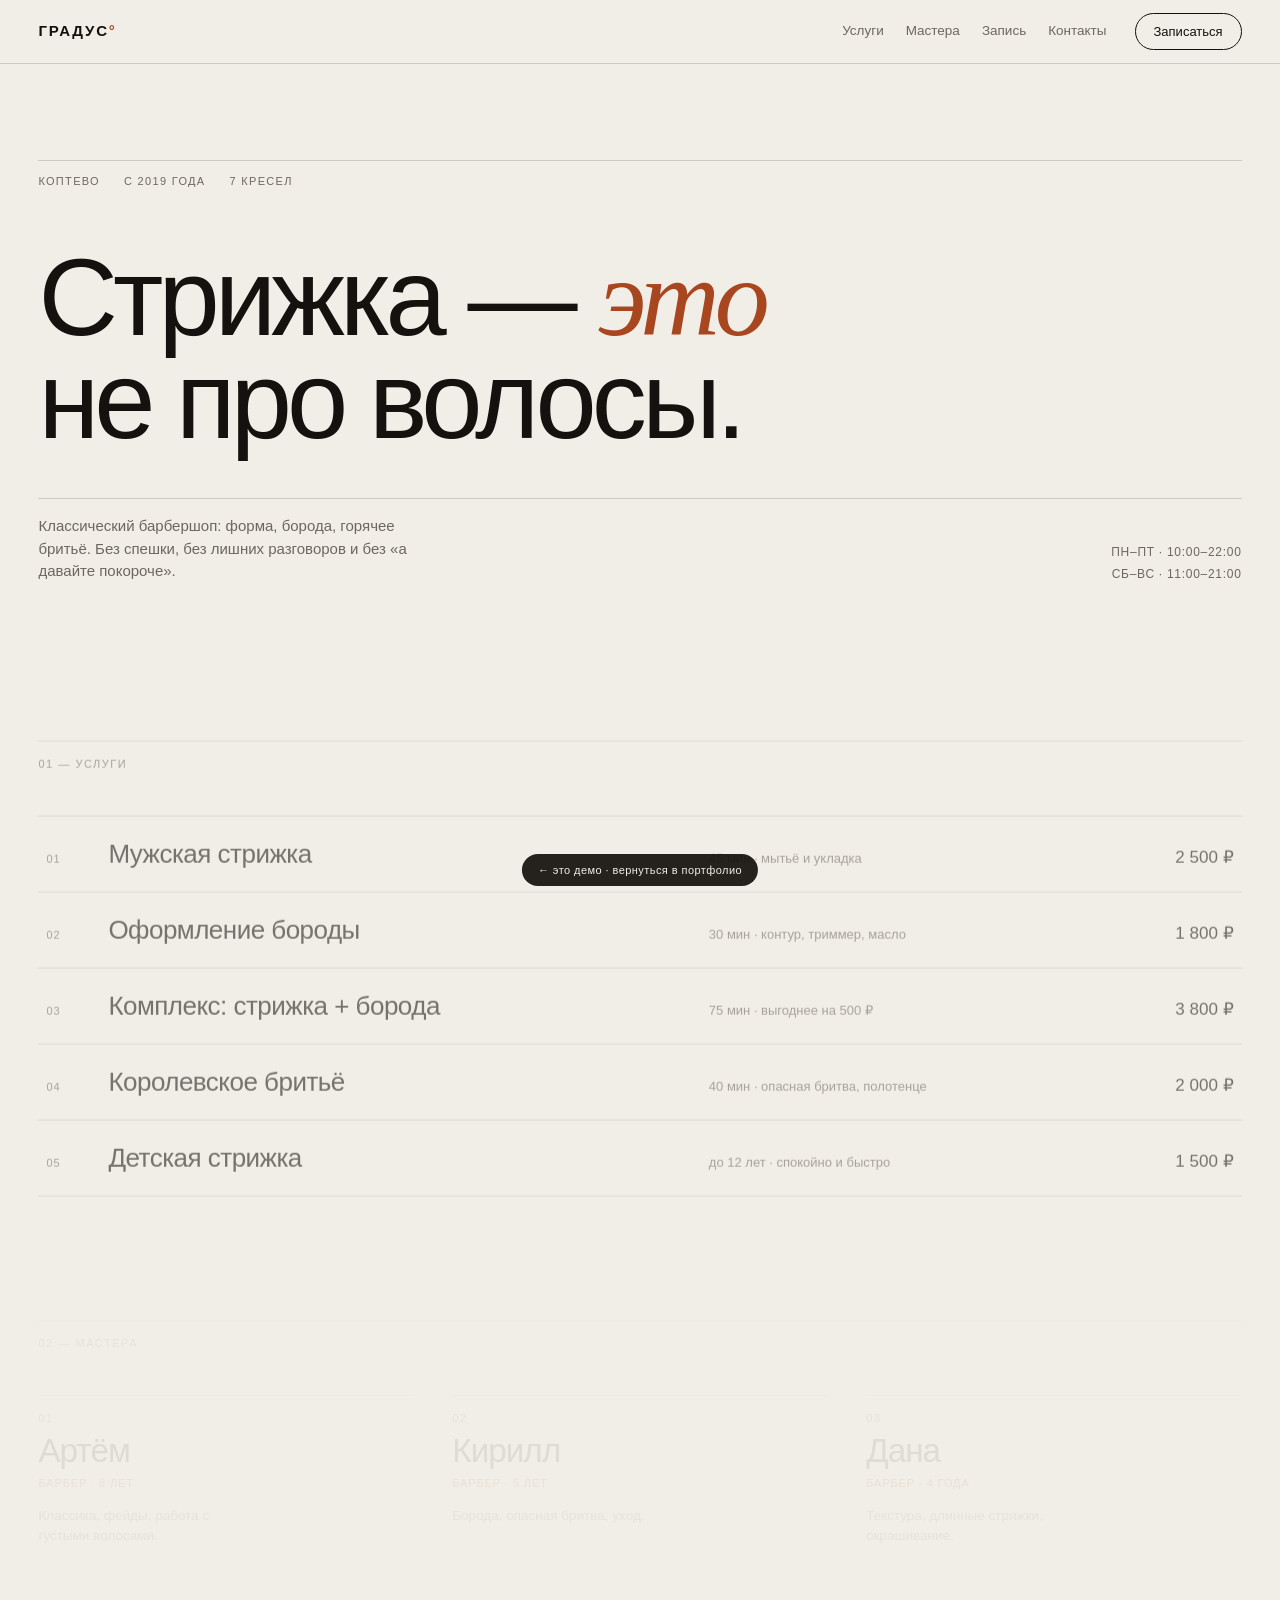
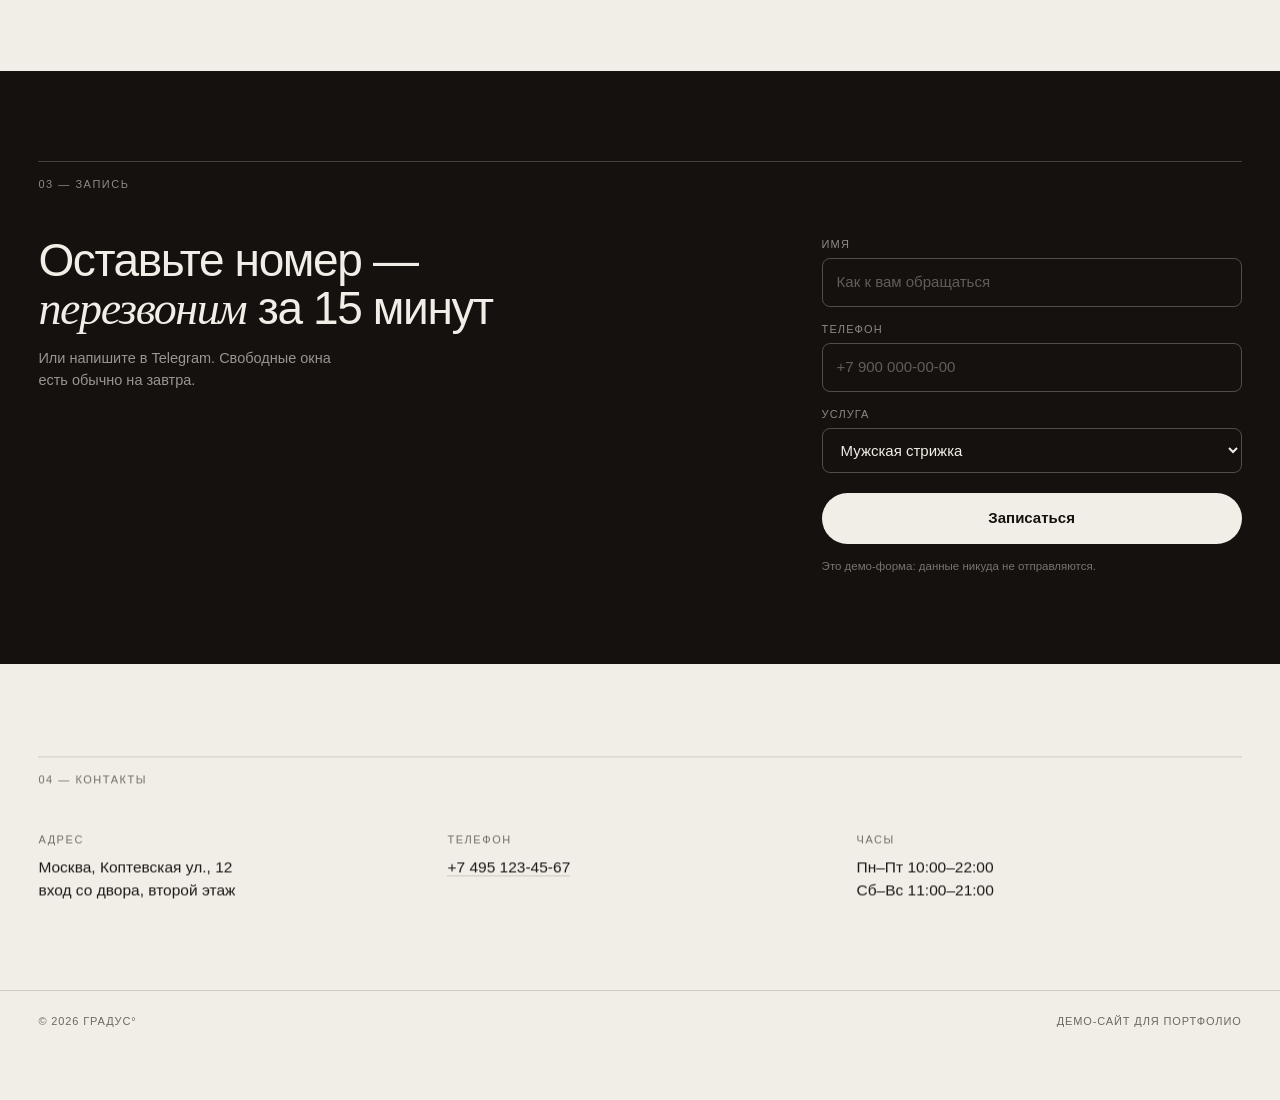
<file: works/barbershop/index.html>
<!DOCTYPE html>
<html lang="ru">
<head>
  <meta charset="UTF-8">
  <meta name="viewport" content="width=device-width, initial-scale=1.0">
  <title>ГРАДУС — барбершоп в Коптево</title>
  <meta name="description" content="Классический барбершоп: стрижка, борода, бритьё. Запись онлайн.">
  <link rel="stylesheet" href="styles.css">
</head>
<body>

  <!-- Пометка, что это демо для портфолио -->
  <a class="demo-flag" href="../../index.html">← это демо · вернуться в портфолио</a>

  <header class="hd">
    <a class="hd__logo" href="#top">ГРАДУС<span>°</span></a>
    <nav class="hd__nav">
      <a href="#services">Услуги</a>
      <a href="#masters">Мастера</a>
      <a href="#booking">Запись</a>
      <a href="#contacts">Контакты</a>
    </nav>
    <a class="hd__cta" href="#booking">Записаться</a>
  </header>

  <main id="top">

    <!-- Первый экран -->
    <section class="bhero">
      <p class="bhero__meta">
        <span>Коптево</span>
        <span>с 2019 года</span>
        <span>7 кресел</span>
      </p>
      <h1 class="bhero__title">
        Стрижка — <em>это</em><br>не про волосы.
      </h1>
      <div class="bhero__row">
        <p class="bhero__lead">
          Классический барбершоп: форма, борода, горячее бритьё.
          Без спешки, без лишних разговоров и без «а давайте покороче».
        </p>
        <div class="bhero__hours">
          <span>Пн–Пт · 10:00–22:00</span>
          <span>Сб–Вс · 11:00–21:00</span>
        </div>
      </div>
    </section>

    <!-- Услуги -->
    <section class="bsec" id="services" data-scroll>
      <p class="label">01 — Услуги</p>
      <ul class="price">
        <li>
          <span class="price__n">01</span>
          <span class="price__name">Мужская стрижка</span>
          <span class="price__d">45 мин · мытьё и укладка</span>
          <span class="price__v">2 500 ₽</span>
        </li>
        <li>
          <span class="price__n">02</span>
          <span class="price__name">Оформление бороды</span>
          <span class="price__d">30 мин · контур, триммер, масло</span>
          <span class="price__v">1 800 ₽</span>
        </li>
        <li>
          <span class="price__n">03</span>
          <span class="price__name">Комплекс: стрижка + борода</span>
          <span class="price__d">75 мин · выгоднее на 500 ₽</span>
          <span class="price__v">3 800 ₽</span>
        </li>
        <li>
          <span class="price__n">04</span>
          <span class="price__name">Королевское бритьё</span>
          <span class="price__d">40 мин · опасная бритва, полотенце</span>
          <span class="price__v">2 000 ₽</span>
        </li>
        <li>
          <span class="price__n">05</span>
          <span class="price__name">Детская стрижка</span>
          <span class="price__d">до 12 лет · спокойно и быстро</span>
          <span class="price__v">1 500 ₽</span>
        </li>
      </ul>
    </section>

    <!-- Мастера -->
    <section class="bsec" id="masters" data-scroll>
      <p class="label">02 — Мастера</p>
      <div class="masters">
        <article class="master">
          <p class="master__n">01</p>
          <h3 class="master__name">Артём</h3>
          <span class="master__role">барбер · 8 лет</span>
          <p class="master__about">Классика, фейды, работа с густыми волосами.</p>
        </article>
        <article class="master">
          <p class="master__n">02</p>
          <h3 class="master__name">Кирилл</h3>
          <span class="master__role">барбер · 5 лет</span>
          <p class="master__about">Борода, опасная бритва, уход.</p>
        </article>
        <article class="master">
          <p class="master__n">03</p>
          <h3 class="master__name">Дана</h3>
          <span class="master__role">барбер · 4 года</span>
          <p class="master__about">Текстура, длинные стрижки, окрашивание.</p>
        </article>
      </div>
    </section>

    <!-- Запись -->
    <section class="bsec bsec--book" id="booking" data-scroll>
      <p class="label">03 — Запись</p>
      <div class="book">
        <div class="book__text">
          <h2>Оставьте номер — <em>перезвоним</em> за 15 минут</h2>
          <p>Или напишите в Telegram. Свободные окна есть обычно на завтра.</p>
        </div>

        <form class="form" id="form" novalidate>
          <label class="field">
            <span>Имя</span>
            <input type="text" name="name" placeholder="Как к вам обращаться" required>
          </label>
          <label class="field">
            <span>Телефон</span>
            <input type="tel" name="phone" placeholder="+7 900 000-00-00" required>
          </label>
          <label class="field">
            <span>Услуга</span>
            <select name="service">
              <option>Мужская стрижка</option>
              <option>Оформление бороды</option>
              <option>Стрижка + борода</option>
              <option>Королевское бритьё</option>
              <option>Детская стрижка</option>
            </select>
          </label>
          <button class="btn" type="submit">Записаться</button>
          <p class="form__note">Это демо-форма: данные никуда не отправляются.</p>
        </form>

        <p class="form__ok" id="ok" hidden>Готово — заявка принята (демо). В реальном проекте здесь пришло бы подтверждение.</p>
      </div>
    </section>

    <!-- Контакты -->
    <section class="bsec" id="contacts" data-scroll>
      <p class="label">04 — Контакты</p>
      <div class="contacts">
        <div>
          <h3>Адрес</h3>
          <p>Москва, Коптевская ул., 12<br>вход со двора, второй этаж</p>
        </div>
        <div>
          <h3>Телефон</h3>
          <p><a href="tel:+74951234567">+7 495 123-45-67</a></p>
        </div>
        <div>
          <h3>Часы</h3>
          <p>Пн–Пт 10:00–22:00<br>Сб–Вс 11:00–21:00</p>
        </div>
      </div>
    </section>

  </main>

  <footer class="ft">
    <span>© 2026 ГРАДУС°</span>
    <span>Демо-сайт для портфолио</span>
  </footer>

  <script src="../../motion.js"></script>
  <script src="script.js"></script>
</body>
</html>
</file>
<file: styles.css>
/* =============================================
   Переменные — тут меняются цвета и шрифты
   ============================================= */
:root {
  --paper: #0a0a0b;
  --ink: #f7f4ee;
  --muted: #938d82;
  --line: rgba(247, 244, 238, 0.14);
  --accent: #ff6a28;
  --accent-soft: #ff9a63;
  --pad: clamp(16px, 2.6vw, 44px);
  --sans: "Helvetica Neue", Helvetica, Arial, "Segoe UI", sans-serif;
  --serif: Georgia, "Times New Roman", serif;
  --ease: cubic-bezier(.2, .8, .2, 1);
}

*,
*::before,
*::after { box-sizing: border-box; }

html { scroll-behavior: smooth; }

body {
  margin: 0;
  background:
    radial-gradient(80% 42% at 50% 0%, rgba(255, 106, 40, .14), transparent 65%),
    var(--paper);
  background-attachment: fixed;
  color: var(--ink);
  font-family: var(--sans);
  font-size: 16px;
  line-height: 1.45;
  -webkit-font-smoothing: antialiased;
  overflow-x: hidden;
}

/* Лёгкое зерно поверх страницы — «плёночная» фактура */
body::after {
  content: "";
  position: fixed;
  inset: 0;
  z-index: 9999;
  pointer-events: none;
  opacity: .022;
  background-image: url("data:image/svg+xml,%3Csvg xmlns='http://www.w3.org/2000/svg' width='180' height='180'%3E%3Cfilter id='n'%3E%3CfeTurbulence type='fractalNoise' baseFrequency='0.85' numOctaves='3'/%3E%3C/filter%3E%3Crect width='180' height='180' filter='url(%23n)'/%3E%3C/svg%3E");
}

img { max-width: 100%; display: block; }
a { color: inherit; text-decoration: none; }

::selection { background: var(--accent); color: #0a0a0b; }

main, .top__inner, .footer { padding-inline: var(--pad); }

/* =============================================
   Шапка
   ============================================= */
.top {
  position: sticky;
  top: 0;
  z-index: 100;
  background: var(--paper);
  border-bottom: 1px solid transparent;
  transition: border-color .3s var(--ease);
}

.top.is-scrolled { border-bottom-color: var(--line); }

.top__inner {
  display: flex;
  align-items: center;
  gap: 24px;
  height: 64px;
  font-size: 13px;
}

.brand {
  font-weight: 600;
  letter-spacing: -.02em;
  font-size: 15px;
  margin-right: auto;
}

.brand__sep { color: var(--accent); }

.menu { display: flex; gap: 26px; }

.menu a {
  color: var(--muted);
  transition: color .2s ease;
  position: relative;
}

.menu a:hover { color: var(--ink); }
.dot-end { color: var(--accent); }

.top__cta {
  border: 1px solid var(--accent);
  background: var(--accent);
  color: #0a0a0b;
  border-radius: 999px;
  padding: 7px 16px;
  font-size: 13px;
  font-weight: 600;
  transition: background .2s ease, color .2s ease, border-color .2s ease;
}

.top__cta:hover { background: var(--ink); border-color: var(--ink); color: #0a0a0b; }

.burger {
  display: none;
  flex-direction: column;
  gap: 5px;
  background: none;
  border: 0;
  padding: 8px 0;
  cursor: pointer;
}

.burger span {
  width: 22px;
  height: 1.5px;
  background: var(--ink);
  transition: transform .25s var(--ease), opacity .25s ease;
}

/* =============================================
   Главный экран
   ============================================= */
.hero {
  min-height: calc(100vh - 64px);
  display: flex;
  flex-direction: column;
  padding-block: clamp(24px, 5vh, 56px) clamp(20px, 4vh, 40px);
}

.hero__meta {
  display: flex;
  justify-content: space-between;
  gap: 16px;
  flex-wrap: wrap;
  border-top: 1px solid var(--line);
  padding-top: 12px;
  font-size: 11px;
  letter-spacing: .1em;
  text-transform: uppercase;
  color: var(--muted);
}

.hero__title {
  margin: auto 0;
  padding-block: clamp(28px, 6vh, 72px);
  font-size: clamp(46px, min(13.2vw, 16.4vh), 186px);
  line-height: .87;
  letter-spacing: -.05em;
  font-weight: 500;
}

/* Каждая строка обрезана и «выезжает» снизу */
.hero__title .w {
  display: block;
  overflow: hidden;
  padding-bottom: .06em;
}

.hero__title .w > span {
  display: block;
  transform: translateY(110%);
  animation: rise 1.05s var(--ease) forwards;
  animation-delay: calc(var(--i) * .1s + .1s);
}

@keyframes rise {
  to { transform: translateY(0); }
}

.hero__title em {
  font-family: var(--serif);
  font-style: italic;
  font-weight: 400;
  letter-spacing: -.03em;
  color: var(--accent);
}

.hero__bottom {
  display: grid;
  grid-template-columns: minmax(0, 1fr) auto;
  gap: 28px;
  align-items: end;
  border-top: 1px solid var(--line);
  padding-top: 18px;
}

.hero__lead {
  margin: 0;
  max-width: 44ch;
  font-size: clamp(14px, 1.35vw, 17px);
  color: var(--muted);
}

.hero__status {
  margin: 0;
  display: flex;
  align-items: center;
  gap: 9px;
  font-size: 12px;
  letter-spacing: .06em;
  text-transform: uppercase;
  white-space: nowrap;
}

.dot-live {
  width: 7px;
  height: 7px;
  border-radius: 50%;
  background: var(--accent);
  box-shadow: 0 0 0 4px rgba(255, 106, 40, .18);
}

/* =============================================
   Служебная подпись секции
   ============================================= */
.label {
  margin: 0 0 clamp(26px, 4vw, 54px);
  padding-top: 14px;
  border-top: 1px solid var(--line);
  font-size: 11px;
  letter-spacing: .14em;
  text-transform: uppercase;
  color: var(--accent);
}

/* =============================================
   Манифест
   ============================================= */
.statement { padding-block: clamp(48px, 9vw, 132px); }

.statement__text {
  margin: 0;
  max-width: 26ch;
  font-size: clamp(22px, 3.6vw, 46px);
  line-height: 1.14;
  letter-spacing: -.025em;
}

.statement__text em {
  font-family: var(--serif);
  font-style: italic;
  letter-spacing: -.02em;
  color: var(--accent);
}

/* =============================================
   Услуги — строки
   ============================================= */
.section { padding-block: clamp(40px, 7vw, 100px); }

/* При переходе по якорю шапка не должна накрывать заголовок секции */
.section,
.statement,
.contact { scroll-margin-top: 80px; }

.rows {
  list-style: none;
  margin: 0;
  padding: 0;
  border-top: 1px solid var(--line);
}

.row {
  display: grid;
  grid-template-columns: 42px minmax(0, 1.5fr) minmax(0, 1fr) auto 22px;
  gap: 20px;
  align-items: center;
  padding: clamp(16px, 2.4vw, 28px) 12px;
  border-bottom: 1px solid var(--line);
  transition: background .3s var(--ease), color .3s var(--ease), padding .3s var(--ease);
  cursor: default;
}

.row:hover {
  background: var(--accent);
  color: #0a0a0b;
  padding-inline: 20px;
}

.row__num { font-size: 11px; color: var(--accent); letter-spacing: .1em; }
.row:hover .row__num,
.row:hover .row__note { color: rgba(10, 10, 11, .6); }

.row__name {
  font-size: clamp(19px, 2.5vw, 32px);
  letter-spacing: -.025em;
}

.row__note { font-size: 13.5px; color: var(--muted); }

.row__price {
  font-size: clamp(14px, 1.5vw, 17px);
  white-space: nowrap;
}

.row__arrow { transition: transform .3s var(--ease); }
.row:hover .row__arrow { transform: translate(3px, -3px); }

.row--muted .row__name { color: var(--muted); }
.row--muted:hover .row__name { color: var(--paper); }

/* =============================================
   Работы
   ============================================= */
.works {
  display: grid;
  grid-template-columns: 1fr 1fr;
  gap: clamp(16px, 2.4vw, 32px);
}

.work { display: block; }

.work__media { transition: filter .3s ease; }
.work:hover .work__media { filter: brightness(1.07); }
.work__meta h3 { transition: color .2s ease; }
.work:hover .work__meta h3 { color: var(--accent); }

.work__media {
  position: relative;
  width: 100%;
  aspect-ratio: 4 / 5;
  max-height: 460px;
  overflow: hidden;
  display: flex;
  flex-direction: column;
  justify-content: space-between;
  padding: 16px;
}

.work__media--barber {
  background:
    radial-gradient(120% 100% at 15% 10%, #3c3a38 0%, transparent 55%),
    radial-gradient(90% 90% at 85% 90%, #6e4a31 0%, transparent 62%),
    #0f0e0d;
}

.work__media--bot {
  background:
    radial-gradient(120% 100% at 85% 10%, #55301f 0%, transparent 55%),
    radial-gradient(90% 90% at 15% 90%, #8a4a26 0%, transparent 62%),
    #120f0d;
}

/* Крупная подпись на «картинке» */
.work__hint {
  font-family: var(--serif);
  font-style: italic;
  font-size: clamp(30px, 4.6vw, 58px);
  letter-spacing: -.03em;
  color: rgba(255, 255, 255, .88);
}

.work__badge {
  align-self: flex-start;
  font-size: 10px;
  letter-spacing: .16em;
  text-transform: uppercase;
  padding: 5px 10px;
  border: 1px solid rgba(255, 106, 40, .55);
  border-radius: 999px;
  color: #fff;
  backdrop-filter: blur(4px);
}

.work__meta {
  display: flex;
  justify-content: space-between;
  align-items: baseline;
  gap: 12px;
  margin-top: 14px;
  padding-top: 10px;
  border-top: 1px solid var(--line);
}

.work__meta h3 { margin: 0; font-size: clamp(16px, 1.7vw, 21px); font-weight: 500; letter-spacing: -.02em; }
.work__meta span { font-size: 11px; letter-spacing: .1em; text-transform: uppercase; color: var(--muted); }

.work__desc { margin: 6px 0 0; font-size: 13.5px; color: var(--muted); }

.works__note {
  margin: clamp(26px, 4vw, 46px) 0 0;
  max-width: 52ch;
  font-size: 13.5px;
  color: var(--muted);
}

/* =============================================
   Процесс
   ============================================= */
.steps {
  list-style: none;
  margin: 0;
  padding: 0;
  display: grid;
  grid-template-columns: repeat(4, 1fr);
  gap: 0;
  border-top: 1px solid var(--line);
}

.steps li {
  padding: 18px 18px 0 0;
  border-right: 1px solid var(--line);
}

.steps li:last-child { border-right: 0; }
.steps li:not(:first-child) { padding-left: 18px; }

.steps__n {
  display: block;
  font-size: 11px;
  letter-spacing: .12em;
  color: var(--accent);
  margin-bottom: 14px;
}

.steps h3 { margin: 0 0 6px; font-size: clamp(16px, 1.7vw, 20px); font-weight: 500; letter-spacing: -.02em; }
.steps p { margin: 0; font-size: 13.5px; color: var(--muted); }

/* =============================================
   Контакт
   ============================================= */
.contact { padding-block: clamp(48px, 8vw, 110px) clamp(40px, 6vw, 80px); }

.contact__big {
  display: inline-block;
  font-size: clamp(38px, 8.2vw, 110px);
  line-height: .95;
  letter-spacing: -.045em;
  font-weight: 500;
}

.contact__big em {
  font-family: var(--serif);
  font-style: italic;
  font-weight: 400;
  display: inline-block;
  color: var(--accent);
  transition: transform .35s var(--ease);
}

.contact__big:hover em { transform: translateX(14px); }

.contact__row {
  display: flex;
  justify-content: space-between;
  gap: 16px;
  flex-wrap: wrap;
  margin-top: clamp(28px, 4vw, 52px);
  padding-top: 14px;
  border-top: 1px solid var(--line);
  font-size: 12.5px;
}

.contact__row span { color: var(--muted); }
.contact__row a { border-bottom: 1px solid var(--line); transition: border-color .2s ease; }
.contact__row a:hover { border-color: var(--accent); }

/* =============================================
   Бегущая строка и подвал
   ============================================= */
.marquee {
  overflow: hidden;
  border-top: 1px solid var(--line);
  padding-block: 16px;
}

.marquee__track {
  display: flex;
  gap: 28px;
  width: max-content;
  white-space: nowrap;
  font-size: clamp(16px, 2.6vw, 30px);
  letter-spacing: -.025em;
  animation: marquee 34s linear infinite;
}

.marquee__track i { color: var(--accent); font-style: normal; }

@keyframes marquee {
  to { transform: translateX(-50%); }
}

.footer {
  display: flex;
  justify-content: space-between;
  gap: 16px;
  flex-wrap: wrap;
  padding-block: 22px;
  border-top: 1px solid var(--line);
  font-size: 11px;
  letter-spacing: .08em;
  text-transform: uppercase;
  color: var(--muted);
}

.footer a:hover { color: var(--ink); }

/* =============================================
   Плавающая кнопка «наверх»
   ============================================= */
.to-top {
  position: fixed;
  right: clamp(16px, 2.4vw, 34px);
  bottom: clamp(16px, 2.4vw, 34px);
  z-index: 90;
  width: 54px;
  height: 54px;
  display: grid;
  place-items: center;
  border-radius: 50%;
  border: 1px solid rgba(242, 239, 233, .28);
  background: rgba(10, 10, 11, .88);
  backdrop-filter: blur(10px);
  -webkit-backdrop-filter: blur(10px);
  color: var(--ink);
  font-size: 19px;
  line-height: 1;
  box-shadow: 0 10px 30px -12px rgba(0, 0, 0, .9);
  transition: background .25s var(--ease), color .25s var(--ease),
              transform .25s var(--ease), border-color .25s var(--ease);
}

.to-top span { transition: transform .25s var(--ease); }

.to-top:hover {
  background: var(--accent);
  border-color: var(--accent);
  color: #0a0a0b;
  transform: translateY(-3px);
}

.to-top:hover span { transform: translateY(-2px); }

.to-top:focus-visible {
  outline: 2px solid var(--accent);
  outline-offset: 3px;
}

@media (max-width: 700px) {
  .to-top { width: 46px; height: 46px; font-size: 17px; }
}

/* На широких экранах освобождаем правый нижний угол под кнопку */
@media (min-width: 701px) {
  .hero__status { padding-right: 74px; }
  .footer { padding-right: calc(var(--pad) + 42px); }
}

/* =============================================
   Появление при скролле
   ============================================= */
[data-reveal] {
  opacity: 0;
  transform: translateY(26px);
  transition: opacity .85s ease, transform .85s var(--ease);
}

[data-reveal].is-in {
  opacity: 1;
  transform: none;
}

/* Блоки, которые двигаются при прокрутке (управляет motion.js) */
[data-scroll] { will-change: opacity, transform; }

/* Режим ?static — всё сразу видно, без анимаций (для скриншотов) */
.is-static .hero__title .w > span { transform: none; animation: none; }
.is-static [data-reveal] { opacity: 1; transform: none; }

/* =============================================
   Адаптив
   ============================================= */
@media (max-width: 900px) {
  .works { grid-template-columns: 1fr; }
  .work__media { aspect-ratio: 16 / 11; }
  .steps { grid-template-columns: 1fr 1fr; }
  .steps li:nth-child(2) { border-right: 0; }
  .steps li:nth-child(3),
  .steps li:nth-child(4) { padding-top: 22px; }
  .steps li:nth-child(3) { padding-left: 0; }
  .hero__meta-mid { display: none; }
}

@media (max-width: 700px) {
  .menu {
    position: fixed;
    inset: 64px 0 auto 0;
    flex-direction: column;
    gap: 0;
    padding: 8px var(--pad) 24px;
    background: var(--paper);
    border-bottom: 1px solid var(--line);
    transform: translateY(-12px);
    opacity: 0;
    pointer-events: none;
    transition: opacity .25s ease, transform .25s var(--ease);
  }

  .menu.is-open { opacity: 1; transform: none; pointer-events: auto; }
  .menu a { padding: 12px 0; border-bottom: 1px solid var(--line); font-size: 15px; color: var(--ink); }

  .burger { display: flex; }
  .burger.is-active span:nth-child(1) { transform: translateY(3.5px) rotate(45deg); }
  .burger.is-active span:nth-child(2) { transform: translateY(-3.5px) rotate(-45deg); }

  .top__cta { display: none; }

  .hero { min-height: auto; padding-block: 20px 28px; }
  .hero__bottom { grid-template-columns: 1fr; gap: 16px; }
  .hero__status { font-size: 11px; }

  .row { grid-template-columns: 30px 1fr auto; gap: 12px; padding-inline: 0; }
  .row__note { display: none; }
  .row__arrow { display: none; }
  .row:hover { padding-inline: 10px; }

  .steps { grid-template-columns: 1fr; }
  .steps li { border-right: 0; border-bottom: 1px solid var(--line); padding: 16px 0; }
  .steps li:nth-child(3) { padding-left: 0; }
  .steps li:last-child { border-bottom: 0; }

  .footer { justify-content: flex-start; padding-bottom: 86px; }
}

/* Уважаем настройку «меньше движения» */
@media (prefers-reduced-motion: reduce) {
  *,
  *::before,
  *::after {
    animation-duration: .001ms !important;
    animation-iteration-count: 1 !important;
    transition-duration: .001ms !important;
  }

  .hero__title .w > span { transform: none; }
  [data-reveal] { opacity: 1; transform: none; }
}
</file>
<file: demo/antihero/styles.css>
/* ===== Antihero — пример страницы ===== */
:root {
  --paper: #f1eee7;
  --ink: #14110e;
  --muted: #6e675d;
  --line: rgba(20, 17, 14, .16);
  --rust: #8f1d14;
  --pad: clamp(16px, 3vw, 48px);
  --sans: "Helvetica Neue", Helvetica, Arial, "Segoe UI", sans-serif;
  --serif: Georgia, "Times New Roman", serif;
  --ease: cubic-bezier(.2, .8, .2, 1);
}

*, *::before, *::after { box-sizing: border-box; }
html { scroll-behavior: smooth; }

body {
  margin: 0;
  background: var(--paper);
  color: var(--ink);
  font-family: var(--sans);
  font-size: 16px;
  line-height: 1.5;
  -webkit-font-smoothing: antialiased;
  overflow-x: hidden;
}

a { color: inherit; text-decoration: none; }

/* Пометка «демо» — обычная строка сверху, чтобы не закрывать содержимое */
.demo-flag {
  display: block;
  position: relative;
  z-index: 200;
  background: var(--ink);
  color: var(--paper);
  font-size: 11px;
  letter-spacing: .04em;
  padding: 8px 16px;
  text-align: center;
  transition: opacity .2s ease;
}
.demo-flag:hover { opacity: .85; }

/* Шапка */
.hd {
  position: sticky;
  top: 0;
  z-index: 100;
  display: flex;
  align-items: center;
  gap: 28px;
  padding: 0 var(--pad);
  height: 64px;
  background: var(--paper);
  border-bottom: 1px solid var(--line);
}

.hd__logo {
  font-weight: 700;
  letter-spacing: .12em;
  font-size: 15px;
  margin-right: auto;
}
.hd__logo span { color: var(--rust); }

.hd__nav { display: flex; gap: 22px; font-size: 13.5px; color: var(--muted); }
.hd__nav a:hover { color: var(--ink); }

.hd__cta {
  border: 1px solid var(--ink);
  border-radius: 999px;
  padding: 8px 18px;
  font-size: 13px;
  transition: background .2s ease, color .2s ease;
}
.hd__cta:hover { background: var(--ink); color: var(--paper); }

/* Первый экран */
.bhero { padding: clamp(40px, 8vw, 96px) var(--pad) clamp(28px, 4vw, 48px); }

.bhero__meta {
  display: flex;
  gap: 24px;
  flex-wrap: wrap;
  margin: 0 0 clamp(28px, 5vw, 56px);
  padding-top: 12px;
  border-top: 1px solid var(--line);
  font-size: 11px;
  letter-spacing: .12em;
  text-transform: uppercase;
  color: var(--muted);
}

.bhero__title {
  margin: 0 0 clamp(28px, 4vw, 48px);
  font-size: clamp(38px, 8.6vw, 120px);
  line-height: .92;
  letter-spacing: -.045em;
  font-weight: 500;
}

.bhero__title em {
  font-family: var(--serif);
  font-style: italic;
  font-weight: 400;
  color: var(--rust);
}

.bhero__row {
  display: grid;
  grid-template-columns: minmax(0, 1fr) auto;
  gap: 28px;
  align-items: end;
  border-top: 1px solid var(--line);
  padding-top: 16px;
}

.bhero__lead { margin: 0; max-width: 46ch; color: var(--muted); font-size: 15px; }

.bhero__hours {
  display: flex;
  flex-direction: column;
  gap: 4px;
  font-size: 12px;
  letter-spacing: .06em;
  text-transform: uppercase;
  color: var(--muted);
  text-align: right;
}

/* Секции */
.bsec { padding: clamp(44px, 7vw, 96px) var(--pad); }

/* Чтобы липкая шапка не накрывала заголовок при переходе по ссылке */
.bsec,
.bhero { scroll-margin-top: 80px; }

.label {
  margin: 0 0 clamp(24px, 3.4vw, 44px);
  padding-top: 14px;
  border-top: 1px solid var(--line);
  font-size: 11px;
  letter-spacing: .14em;
  text-transform: uppercase;
  color: var(--muted);
}

/* Прайс */
.price { list-style: none; margin: 0; padding: 0; }

.price li {
  display: grid;
  grid-template-columns: 42px minmax(0, 1.3fr) minmax(0, 1fr) auto;
  gap: 20px;
  align-items: baseline;
  padding: 18px 8px;
  border-bottom: 1px solid var(--line);
  transition: background .25s var(--ease), padding .25s var(--ease);
}

.price li:first-child { border-top: 1px solid var(--line); }
.price li:hover { background: var(--ink); color: var(--paper); padding-inline: 18px; }
.price li:hover .price__n,
.price li:hover .price__d { color: rgba(241, 238, 231, .6); }

.price__n { font-size: 11px; color: var(--muted); letter-spacing: .1em; }
.price__name { font-size: clamp(17px, 2.1vw, 26px); letter-spacing: -.02em; }
.price__d { font-size: 13px; color: var(--muted); }
.price__v { font-size: clamp(14px, 1.5vw, 17px); white-space: nowrap; }

/* Мастера — текстовые карточки, без рамок под фото */
.masters {
  display: grid;
  grid-template-columns: repeat(3, 1fr);
  gap: clamp(18px, 3vw, 44px);
}

.master {
  display: flex;
  flex-direction: column;
  gap: 6px;
  padding-top: 14px;
  border-top: 1px solid var(--line);
}

.master__n {
  margin: 0 0 2px;
  font-size: 11px;
  letter-spacing: .14em;
  color: var(--muted);
}

.master__name {
  margin: 0;
  font-size: clamp(24px, 2.6vw, 34px);
  line-height: 1.05;
  letter-spacing: -.03em;
  font-weight: 500;
}

.master__role {
  font-size: 11px;
  letter-spacing: .08em;
  text-transform: uppercase;
  color: var(--rust);
}

.master__about { margin: 8px 0 0; font-size: 13.5px; color: var(--muted); max-width: 26ch; }

/* О нас */
.about {
  display: grid;
  grid-template-columns: 1.5fr 1fr;
  gap: clamp(24px, 5vw, 64px);
  align-items: start;
}

.about__quote {
  margin: 0;
  font-family: var(--serif);
  font-style: italic;
  font-size: clamp(22px, 2.8vw, 40px);
  line-height: 1.25;
  letter-spacing: -.02em;
  max-width: 22ch;
}

.about__facts {
  display: grid;
  gap: 18px;
  border-left: 1px solid var(--line);
  padding-left: clamp(16px, 3vw, 32px);
}

.about__facts h3 {
  margin: 0;
  font-size: clamp(26px, 3vw, 40px);
  line-height: 1;
  letter-spacing: -.03em;
  font-weight: 500;
}

.about__facts span {
  display: block;
  margin-top: 4px;
  font-size: 11px;
  letter-spacing: .08em;
  text-transform: uppercase;
  color: var(--muted);
}

/* Запись */
.bsec--book { background: var(--ink); color: var(--paper); }
.bsec--book .label { border-top-color: rgba(241, 238, 231, .22); color: rgba(241, 238, 231, .55); }

.book {
  display: grid;
  grid-template-columns: 1fr minmax(320px, 420px);
  gap: clamp(28px, 5vw, 72px);
}

.book__text h2 {
  margin: 0 0 14px;
  font-size: clamp(26px, 3.6vw, 46px);
  line-height: 1.06;
  letter-spacing: -.03em;
  font-weight: 500;
  max-width: 18ch;
}

.book__text em { font-family: var(--serif); font-style: italic; font-weight: 400; }
.book__text p { margin: 0; color: rgba(241, 238, 231, .6); font-size: 14.5px; max-width: 40ch; }

.book__link {
  color: var(--paper);
  text-decoration: none;
  border-bottom: 1px solid rgba(241, 238, 231, .35);
  white-space: nowrap;
}
.book__link:hover { border-color: var(--paper); }

.form { display: grid; gap: 14px; }

.field { display: grid; gap: 6px; }
.field span { font-size: 11px; letter-spacing: .1em; text-transform: uppercase; color: rgba(241, 238, 231, .55); }

.field input,
.field select {
  width: 100%;
  padding: 12px 14px;
  background: transparent;
  border: 1px solid rgba(241, 238, 231, .28);
  border-radius: 8px;
  color: var(--paper);
  font: inherit;
  font-size: 15px;
}

.field input::placeholder { color: rgba(241, 238, 231, .35); }
.field input:focus,
.field select:focus { outline: none; border-color: var(--paper); }
.field select option { color: var(--ink); }

.btn {
  margin-top: 6px;
  padding: 14px;
  border: 0;
  border-radius: 999px;
  background: var(--paper);
  color: var(--ink);
  font: inherit;
  font-size: 15px;
  font-weight: 600;
  cursor: pointer;
  transition: transform .2s var(--ease), background .2s ease;
}

.btn:hover { transform: translateY(-2px); background: var(--rust); color: var(--paper); }

.form__note { margin: 0; font-size: 11.5px; color: rgba(241, 238, 231, .45); }

.form__ok {
  margin: 18px 0 0;
  padding: 14px 16px;
  border: 1px solid rgba(241, 238, 231, .3);
  border-radius: 10px;
  font-size: 14px;
  color: var(--paper);
}

/* Контакты */
.contacts {
  display: grid;
  grid-template-columns: repeat(3, 1fr);
  gap: 24px;
}

.contacts h3 {
  margin: 0 0 8px;
  font-size: 11px;
  letter-spacing: .14em;
  text-transform: uppercase;
  color: var(--muted);
  font-weight: 400;
}

.contacts p { margin: 0; font-size: 15.5px; }
.contacts a { border-bottom: 1px solid var(--line); }
.contacts a:hover { border-color: var(--ink); }

/* Подвал */
.ft {
  display: flex;
  justify-content: space-between;
  gap: 12px;
  flex-wrap: wrap;
  padding: 22px var(--pad) 70px;
  border-top: 1px solid var(--line);
  font-size: 11px;
  letter-spacing: .08em;
  text-transform: uppercase;
  color: var(--muted);
}

/* Блоки, которые двигаются при прокрутке (управляет motion.js) */
[data-scroll] { will-change: opacity, transform; }

/* Мобильные */
@media (max-width: 860px) {
  .book { grid-template-columns: 1fr; }
  .masters { grid-template-columns: 1fr 1fr; }
  .hd__nav { display: none; }
  .bhero__row { grid-template-columns: 1fr; }
  .bhero__hours { text-align: left; }
}

@media (max-width: 600px) {
  .masters { grid-template-columns: 1fr; }
  .contacts { grid-template-columns: 1fr; gap: 18px; }
  .price li { grid-template-columns: 28px 1fr auto; gap: 12px; }
  .price__d { display: none; }
  .hd { gap: 12px; }
  .ft { padding-bottom: 80px; }
}

@media (prefers-reduced-motion: reduce) {
  html { scroll-behavior: auto; }
  * { transition-duration: .001ms !important; animation-duration: .001ms !important; }
}
</file>
<file: demo/barsuk/styles.css>
/* ===== Барбершоп «ГРАДУС» — демо-лендинг ===== */
:root {
  --paper: #f1eee7;
  --ink: #14110e;
  --muted: #6e675d;
  --line: rgba(20, 17, 14, .16);
  --rust: #33493c;
  --pad: clamp(16px, 3vw, 48px);
  --sans: "Helvetica Neue", Helvetica, Arial, "Segoe UI", sans-serif;
  --serif: Georgia, "Times New Roman", serif;
  --ease: cubic-bezier(.2, .8, .2, 1);
}

*, *::before, *::after { box-sizing: border-box; }
html { scroll-behavior: smooth; }

body {
  margin: 0;
  background: var(--paper);
  color: var(--ink);
  font-family: var(--sans);
  font-size: 16px;
  line-height: 1.5;
  -webkit-font-smoothing: antialiased;
  overflow-x: hidden;
}

a { color: inherit; text-decoration: none; }

/* Пометка «демо» — обычная строка сверху, чтобы не закрывать содержимое */
.demo-flag {
  display: block;
  position: relative;
  z-index: 200;
  background: var(--ink);
  color: var(--paper);
  font-size: 11px;
  letter-spacing: .04em;
  padding: 8px 16px;
  text-align: center;
  transition: opacity .2s ease;
}
.demo-flag:hover { opacity: .85; }

/* Шапка */
.hd {
  position: sticky;
  top: 0;
  z-index: 100;
  display: flex;
  align-items: center;
  gap: 28px;
  padding: 0 var(--pad);
  height: 64px;
  background: var(--paper);
  border-bottom: 1px solid var(--line);
}

.hd__logo {
  font-weight: 700;
  letter-spacing: .12em;
  font-size: 15px;
  margin-right: auto;
}
.hd__logo span { color: var(--rust); }

.hd__nav { display: flex; gap: 22px; font-size: 13.5px; color: var(--muted); }
.hd__nav a:hover { color: var(--ink); }

.hd__cta {
  border: 1px solid var(--ink);
  border-radius: 999px;
  padding: 8px 18px;
  font-size: 13px;
  transition: background .2s ease, color .2s ease;
}
.hd__cta:hover { background: var(--ink); color: var(--paper); }

/* Первый экран */
.bhero { padding: clamp(40px, 8vw, 96px) var(--pad) clamp(28px, 4vw, 48px); }

.bhero__meta {
  display: flex;
  gap: 24px;
  flex-wrap: wrap;
  margin: 0 0 clamp(28px, 5vw, 56px);
  padding-top: 12px;
  border-top: 1px solid var(--line);
  font-size: 11px;
  letter-spacing: .12em;
  text-transform: uppercase;
  color: var(--muted);
}

.bhero__title {
  margin: 0 0 clamp(28px, 4vw, 48px);
  font-size: clamp(38px, 8.6vw, 120px);
  line-height: .92;
  letter-spacing: -.045em;
  font-weight: 500;
}

.bhero__title em {
  font-family: var(--serif);
  font-style: italic;
  font-weight: 400;
  color: var(--rust);
}

.bhero__row {
  display: grid;
  grid-template-columns: minmax(0, 1fr) auto;
  gap: 28px;
  align-items: end;
  border-top: 1px solid var(--line);
  padding-top: 16px;
}

.bhero__lead { margin: 0; max-width: 46ch; color: var(--muted); font-size: 15px; }

.bhero__hours {
  display: flex;
  flex-direction: column;
  gap: 4px;
  font-size: 12px;
  letter-spacing: .06em;
  text-transform: uppercase;
  color: var(--muted);
  text-align: right;
}

/* Секции */
.bsec { padding: clamp(44px, 7vw, 96px) var(--pad); }

/* Чтобы липкая шапка не накрывала заголовок при переходе по ссылке */
.bsec,
.bhero { scroll-margin-top: 80px; }

.label {
  margin: 0 0 clamp(24px, 3.4vw, 44px);
  padding-top: 14px;
  border-top: 1px solid var(--line);
  font-size: 11px;
  letter-spacing: .14em;
  text-transform: uppercase;
  color: var(--muted);
}

/* Прайс */
.price { list-style: none; margin: 0; padding: 0; }

.price li {
  display: grid;
  grid-template-columns: 42px minmax(0, 1.3fr) minmax(0, 1fr) auto;
  gap: 20px;
  align-items: baseline;
  padding: 18px 8px;
  border-bottom: 1px solid var(--line);
  transition: background .25s var(--ease), padding .25s var(--ease);
}

.price li:first-child { border-top: 1px solid var(--line); }
.price li:hover { background: var(--ink); color: var(--paper); padding-inline: 18px; }
.price li:hover .price__n,
.price li:hover .price__d { color: rgba(241, 238, 231, .6); }

.price__n { font-size: 11px; color: var(--muted); letter-spacing: .1em; }
.price__name { font-size: clamp(17px, 2.1vw, 26px); letter-spacing: -.02em; }
.price__d { font-size: 13px; color: var(--muted); }
.price__v { font-size: clamp(14px, 1.5vw, 17px); white-space: nowrap; }

/* Мастера — текстовые карточки, без рамок под фото */
.masters {
  display: grid;
  grid-template-columns: repeat(3, 1fr);
  gap: clamp(18px, 3vw, 44px);
}

.master {
  display: flex;
  flex-direction: column;
  gap: 6px;
  padding-top: 14px;
  border-top: 1px solid var(--line);
}

.master__n {
  margin: 0 0 2px;
  font-size: 11px;
  letter-spacing: .14em;
  color: var(--muted);
}

.master__name {
  margin: 0;
  font-size: clamp(24px, 2.6vw, 34px);
  line-height: 1.05;
  letter-spacing: -.03em;
  font-weight: 500;
}

.master__role {
  font-size: 11px;
  letter-spacing: .08em;
  text-transform: uppercase;
  color: var(--rust);
}

.master__about { margin: 8px 0 0; font-size: 13.5px; color: var(--muted); max-width: 26ch; }

/* Запись */
.bsec--book { background: var(--ink); color: var(--paper); }
.bsec--book .label { border-top-color: rgba(241, 238, 231, .22); color: rgba(241, 238, 231, .55); }

.book {
  display: grid;
  grid-template-columns: 1fr minmax(320px, 420px);
  gap: clamp(28px, 5vw, 72px);
}

.book__text h2 {
  margin: 0 0 14px;
  font-size: clamp(26px, 3.6vw, 46px);
  line-height: 1.06;
  letter-spacing: -.03em;
  font-weight: 500;
  max-width: 18ch;
}

.book__text em { font-family: var(--serif); font-style: italic; font-weight: 400; }
.book__text p { margin: 0; color: rgba(241, 238, 231, .6); font-size: 14.5px; max-width: 40ch; }

.book__link {
  color: var(--paper);
  text-decoration: none;
  border-bottom: 1px solid rgba(241, 238, 231, .35);
  white-space: nowrap;
}
.book__link:hover { border-color: var(--paper); }

.form { display: grid; gap: 14px; }

.field { display: grid; gap: 6px; }
.field span { font-size: 11px; letter-spacing: .1em; text-transform: uppercase; color: rgba(241, 238, 231, .55); }

.field input,
.field select {
  width: 100%;
  padding: 12px 14px;
  background: transparent;
  border: 1px solid rgba(241, 238, 231, .28);
  border-radius: 8px;
  color: var(--paper);
  font: inherit;
  font-size: 15px;
}

.field input::placeholder { color: rgba(241, 238, 231, .35); }
.field input:focus,
.field select:focus { outline: none; border-color: var(--paper); }
.field select option { color: var(--ink); }

.btn {
  margin-top: 6px;
  padding: 14px;
  border: 0;
  border-radius: 999px;
  background: var(--paper);
  color: var(--ink);
  font: inherit;
  font-size: 15px;
  font-weight: 600;
  cursor: pointer;
  transition: transform .2s var(--ease), background .2s ease;
}

.btn:hover { transform: translateY(-2px); background: var(--rust); color: var(--paper); }

.form__note { margin: 0; font-size: 11.5px; color: rgba(241, 238, 231, .45); }

.form__ok {
  margin: 18px 0 0;
  padding: 14px 16px;
  border: 1px solid rgba(241, 238, 231, .3);
  border-radius: 10px;
  font-size: 14px;
  color: var(--paper);
}

/* Контакты */
.contacts {
  display: grid;
  grid-template-columns: repeat(3, 1fr);
  gap: 24px;
}

.contacts h3 {
  margin: 0 0 8px;
  font-size: 11px;
  letter-spacing: .14em;
  text-transform: uppercase;
  color: var(--muted);
  font-weight: 400;
}

.contacts p { margin: 0; font-size: 15.5px; }
.contacts a { border-bottom: 1px solid var(--line); }
.contacts a:hover { border-color: var(--ink); }

/* Подвал */
.ft {
  display: flex;
  justify-content: space-between;
  gap: 12px;
  flex-wrap: wrap;
  padding: 22px var(--pad) 70px;
  border-top: 1px solid var(--line);
  font-size: 11px;
  letter-spacing: .08em;
  text-transform: uppercase;
  color: var(--muted);
}

/* Блоки, которые двигаются при прокрутке (управляет motion.js) */
[data-scroll] { will-change: opacity, transform; }

/* Мобильные */
@media (max-width: 860px) {
  .book { grid-template-columns: 1fr; }
  .masters { grid-template-columns: 1fr 1fr; }
  .hd__nav { display: none; }
  .bhero__row { grid-template-columns: 1fr; }
  .bhero__hours { text-align: left; }
}

@media (max-width: 600px) {
  .masters { grid-template-columns: 1fr; }
  .contacts { grid-template-columns: 1fr; gap: 18px; }
  .price li { grid-template-columns: 28px 1fr auto; gap: 12px; }
  .price__d { display: none; }
  .hd { gap: 12px; }
  .ft { padding-bottom: 80px; }
}

@media (prefers-reduced-motion: reduce) {
  html { scroll-behavior: auto; }
  * { transition-duration: .001ms !important; animation-duration: .001ms !important; }
}
</file>
<file: demo/flowers/styles.css>
/* ===== Цветочная «МНЕ БУКЕТ» — демо-лендинг, фотo-версия ===== */
:root {
  --paper: #f8f4ee;
  --ink: #1e2b23;
  --muted: #6f6a60;
  --line: rgba(30, 43, 35, .16);
  --rose: #b3556b;
  --pad: clamp(16px, 3vw, 48px);
  --sans: "Helvetica Neue", Helvetica, Arial, "Segoe UI", sans-serif;
  --serif: Georgia, "Times New Roman", serif;
  --ease: cubic-bezier(.2, .8, .2, 1);
}

*, *::before, *::after { box-sizing: border-box; }
html { scroll-behavior: smooth; }

body {
  margin: 0;
  background: var(--paper);
  color: var(--ink);
  font-family: var(--sans);
  font-size: 16px;
  line-height: 1.5;
  -webkit-font-smoothing: antialiased;
  overflow-x: hidden;
}

a { color: inherit; text-decoration: none; }

img { display: block; width: 100%; height: 100%; object-fit: cover; }

/* Пометка «демо» — обычная строка сверху, чтобы не закрывать содержимое */
.demo-flag {
  display: block;
  position: relative;
  z-index: 200;
  background: var(--ink);
  color: var(--paper);
  font-size: 11px;
  letter-spacing: .04em;
  padding: 8px 16px;
  text-align: center;
  transition: opacity .2s ease;
}
.demo-flag:hover { opacity: .85; }

/* Шапка */
.hd {
  position: sticky;
  top: 0;
  z-index: 100;
  display: flex;
  align-items: center;
  gap: 28px;
  padding: 0 var(--pad);
  height: 64px;
  background: var(--paper);
  border-bottom: 1px solid var(--line);
}

.hd__logo {
  font-weight: 700;
  letter-spacing: .12em;
  font-size: 15px;
  margin-right: auto;
}
.hd__logo span { color: var(--rose); }

.hd__nav { display: flex; gap: 22px; font-size: 13.5px; color: var(--muted); }
.hd__nav a:hover { color: var(--ink); }

.hd__cta {
  border: 1px solid var(--ink);
  border-radius: 999px;
  padding: 8px 18px;
  font-size: 13px;
  transition: background .2s ease, color .2s ease;
}
.hd__cta:hover { background: var(--ink); color: var(--paper); }

/* Первый экран: текст слева, коллаж фото справа */
.hero {
  display: grid;
  grid-template-columns: minmax(0, .9fr) minmax(0, 1.1fr);
  gap: clamp(24px, 4vw, 64px);
  align-items: center;
  padding: clamp(32px, 6vw, 80px) var(--pad) clamp(28px, 4vw, 56px);
}

.hero__meta {
  display: flex;
  gap: 20px;
  flex-wrap: wrap;
  margin: 0 0 clamp(20px, 3vw, 36px);
  padding-top: 12px;
  border-top: 1px solid var(--line);
  font-size: 11px;
  letter-spacing: .12em;
  text-transform: uppercase;
  color: var(--muted);
}

.hero__title {
  margin: 0 0 clamp(18px, 3vw, 32px);
  font-size: clamp(34px, 5.6vw, 78px);
  line-height: .98;
  letter-spacing: -.04em;
  font-weight: 500;
}

.hero__title em {
  font-family: var(--serif);
  font-style: italic;
  font-weight: 400;
  color: var(--rose);
}

.hero__lead { margin: 0 0 clamp(20px, 3vw, 32px); max-width: 40ch; color: var(--muted); font-size: 15px; }

.hero__actions { display: flex; gap: 12px; flex-wrap: wrap; }

/* Кнопки */
.btn {
  display: inline-block;
  padding: 12px 22px;
  border-radius: 999px;
  font-size: 14px;
  font-weight: 600;
  cursor: pointer;
  transition: transform .2s var(--ease), background .2s ease, color .2s ease, border-color .2s ease;
}
.btn--solid { background: var(--ink); color: var(--paper); border: 0; }
.btn--solid:hover { transform: translateY(-2px); background: var(--rose); }
.btn--ghost { border: 1px solid var(--ink); color: var(--ink); }
.btn--ghost:hover { background: var(--ink); color: var(--paper); }

/* Коллаж в первом экране */
.hero__photos {
  position: relative;
  min-height: clamp(340px, 46vw, 560px);
}

.hero__main {
  margin: 0;
  position: absolute;
  inset: 0 18% 12% 0;
  border-radius: 14px;
  overflow: hidden;
  box-shadow: 0 24px 60px rgba(30, 43, 35, .18);
}

.hero__side {
  margin: 0;
  position: absolute;
  border-radius: 12px;
  overflow: hidden;
  box-shadow: 0 16px 40px rgba(30, 43, 35, .2);
  border: 5px solid var(--paper);
}

.hero__side--a { width: 38%; aspect-ratio: 3 / 4; right: 0; top: 8%; }
.hero__side--b { width: 30%; aspect-ratio: 4 / 5; right: 6%; bottom: 0; }

/* Секции */
.sec { padding: clamp(44px, 7vw, 96px) var(--pad); }
.sec, .hero { scroll-margin-top: 80px; }

.label {
  margin: 0 0 clamp(24px, 3.4vw, 44px);
  padding-top: 14px;
  border-top: 1px solid var(--line);
  font-size: 11px;
  letter-spacing: .14em;
  text-transform: uppercase;
  color: var(--muted);
}

/* Каталог — карточки с фото */
.catalog {
  display: grid;
  grid-template-columns: repeat(3, 1fr);
  gap: clamp(16px, 2.4vw, 32px);
}

.c-card {
  background: #fff;
  border-radius: 14px;
  overflow: hidden;
  box-shadow: 0 6px 24px rgba(30, 43, 35, .08);
  transition: transform .25s var(--ease), box-shadow .25s var(--ease);
}
.c-card:hover {
  transform: translateY(-6px);
  box-shadow: 0 18px 44px rgba(30, 43, 35, .16);
}

.c-card__ph { margin: 0; aspect-ratio: 4 / 3; overflow: hidden; }
.c-card__ph img { transition: transform .5s var(--ease); }
.c-card:hover .c-card__ph img { transform: scale(1.05); }

.c-card__body { padding: 16px 18px 18px; }

.c-card__body h3 {
  margin: 0 0 4px;
  font-size: clamp(16px, 1.8vw, 21px);
  letter-spacing: -.02em;
  font-weight: 600;
}

.c-card__body p { margin: 0 0 10px; font-size: 13px; color: var(--muted); }

.c-card__price {
  display: inline-block;
  padding: 5px 12px;
  border-radius: 999px;
  background: var(--paper);
  border: 1px solid var(--line);
  font-size: 13.5px;
  font-weight: 600;
  color: var(--rose);
}

.catalog__note { margin: 18px 0 0; font-size: 12.5px; color: var(--muted); }

/* Полоса «особый заказ» */
.strip {
  display: grid;
  grid-template-columns: minmax(0, 1.2fr) minmax(0, 1fr);
  align-items: center;
  gap: clamp(20px, 4vw, 56px);
  padding: 0 var(--pad);
  margin-bottom: clamp(44px, 6vw, 80px);
}

.strip__ph {
  margin: 0;
  border-radius: 14px;
  overflow: hidden;
  aspect-ratio: 16 / 9;
  box-shadow: 0 18px 44px rgba(30, 43, 35, .16);
}

.strip__text h2 {
  margin: 0 0 12px;
  font-size: clamp(26px, 3.4vw, 44px);
  line-height: 1.06;
  letter-spacing: -.03em;
  font-weight: 500;
}

.strip__text p { margin: 0; color: var(--muted); font-size: 15px; max-width: 40ch; }

/* Карточки «почему мы» */
.why {
  display: grid;
  grid-template-columns: repeat(3, 1fr);
  gap: clamp(18px, 3vw, 44px);
}

.card {
  display: flex;
  flex-direction: column;
  gap: 6px;
  padding-top: 14px;
  border-top: 1px solid var(--line);
}

.card__n { margin: 0 0 2px; font-size: 11px; letter-spacing: .14em; color: var(--muted); }

.card__name {
  margin: 0;
  font-size: clamp(24px, 2.6vw, 34px);
  line-height: 1.05;
  letter-spacing: -.03em;
  font-weight: 500;
}

.card__about { margin: 8px 0 0; font-size: 13.5px; color: var(--muted); max-width: 26ch; }

/* Заказ */
.sec--order { background: var(--ink); color: var(--paper); }
.sec--order .label { border-top-color: rgba(248, 244, 238, .22); color: rgba(248, 244, 238, .55); }

.order {
  display: grid;
  grid-template-columns: 1fr minmax(320px, 420px);
  gap: clamp(28px, 5vw, 72px);
}

.order__text h2 {
  margin: 0 0 14px;
  font-size: clamp(26px, 3.6vw, 46px);
  line-height: 1.06;
  letter-spacing: -.03em;
  font-weight: 500;
  max-width: 18ch;
}

.order__text em { font-family: var(--serif); font-style: italic; font-weight: 400; }
.order__text p { margin: 0; color: rgba(248, 244, 238, .6); font-size: 14.5px; max-width: 40ch; }

.order__link {
  color: var(--paper);
  text-decoration: none;
  border-bottom: 1px solid rgba(248, 244, 238, .35);
  white-space: nowrap;
}
.order__link:hover { border-color: var(--paper); }

.form { display: grid; gap: 14px; }

.field { display: grid; gap: 6px; }
.field span { font-size: 11px; letter-spacing: .1em; text-transform: uppercase; color: rgba(248, 244, 238, .55); }

.field input,
.field select {
  width: 100%;
  padding: 12px 14px;
  background: transparent;
  border: 1px solid rgba(248, 244, 238, .28);
  border-radius: 8px;
  color: var(--paper);
  font: inherit;
  font-size: 15px;
}

.field input::placeholder { color: rgba(248, 244, 238, .35); }
.field input:focus,
.field select:focus { outline: none; border-color: var(--paper); }
.field select option { color: var(--ink); }

.form .btn--solid { background: var(--paper); color: var(--ink); margin-top: 6px; }
.form .btn--solid:hover { background: var(--rose); color: var(--paper); }

.form__note { margin: 0; font-size: 11.5px; color: rgba(248, 244, 238, .45); }

.form__ok {
  margin: 18px 0 0;
  padding: 14px 16px;
  border: 1px solid rgba(248, 244, 238, .3);
  border-radius: 10px;
  font-size: 14px;
  color: var(--paper);
}

/* Контакты — лента с фото */
.contacts-band {
  display: grid;
  grid-template-columns: minmax(0, .85fr) minmax(0, 1.15fr);
  align-items: stretch;
}

.contacts-band__ph {
  margin: 0;
  height: clamp(280px, 34vw, 460px);
  overflow: hidden;
}

.contacts-band__body {
  background: var(--ink);
  color: var(--paper);
  padding: clamp(32px, 5vw, 72px) var(--pad);
  display: flex;
  flex-direction: column;
  justify-content: center;
  gap: 8px;
}

.label--light {
  margin: 0 0 clamp(16px, 2vw, 28px);
  padding-top: 14px;
  border-top: 1px solid rgba(248, 244, 238, .22);
  font-size: 11px;
  letter-spacing: .14em;
  text-transform: uppercase;
  color: rgba(248, 244, 238, .55);
}

.contacts {
  display: grid;
  grid-template-columns: repeat(3, 1fr);
  gap: 24px;
}

.contacts h3 {
  margin: 0 0 8px;
  font-size: 11px;
  letter-spacing: .14em;
  text-transform: uppercase;
  color: rgba(248, 244, 238, .5);
  font-weight: 400;
}

.contacts p { margin: 0; font-size: 15.5px; }
.contacts a { border-bottom: 1px solid rgba(248, 244, 238, .3); }
.contacts a:hover { border-color: var(--paper); }

/* Подвал */
.ft {
  display: flex;
  justify-content: space-between;
  gap: 12px;
  flex-wrap: wrap;
  padding: 22px var(--pad) 70px;
  border-top: 1px solid var(--line);
  font-size: 11px;
  letter-spacing: .08em;
  text-transform: uppercase;
  color: var(--muted);
}

/* Блоки, которые двигаются при прокрутке (управляет motion.js) */
[data-scroll] { will-change: opacity, transform; }

/* Мобильные */
@media (max-width: 960px) {
  .hero { grid-template-columns: 1fr; }
  .hero__photos { min-height: 0; height: clamp(320px, 70vw, 480px); }
  .catalog { grid-template-columns: 1fr 1fr; }
  .order { grid-template-columns: 1fr; }
  .strip { grid-template-columns: 1fr; }
  .contacts-band { grid-template-columns: 1fr; }
  .contacts-band__ph { height: clamp(200px, 40vw, 300px); }
  .hd__nav { display: none; }
}

@media (max-width: 600px) {
  .catalog { grid-template-columns: 1fr; }
  .why { grid-template-columns: 1fr; }
  .contacts { grid-template-columns: 1fr; gap: 18px; }
  .hero__side--a { width: 44%; }
  .hero__side--b { width: 36%; }
  .hd { gap: 12px; }
  .ft { padding-bottom: 80px; }
}

@media (prefers-reduced-motion: reduce) {
  html { scroll-behavior: auto; }
  * { transition-duration: .001ms !important; animation-duration: .001ms !important; }
}
</file>
<file: demo/grooming/styles.css>
﻿/* ===== Груминг-студия «У МЕНЯ ЛАПКИ» — демо-лендинг, фото-версия ===== */
:root {
  --paper: #fbf6ec;
  --ink: #2a2417;
  --muted: #776f60;
  --line: rgba(42, 36, 23, .16);
  --accent: #e89a00;
  --pad: clamp(16px, 3vw, 48px);
  --sans: "Helvetica Neue", Helvetica, Arial, "Segoe UI", sans-serif;
  --serif: Georgia, "Times New Roman", serif;
  --ease: cubic-bezier(.2, .8, .2, 1);
}

*, *::before, *::after { box-sizing: border-box; }
html { scroll-behavior: smooth; }

body {
  margin: 0;
  background: var(--paper);
  color: var(--ink);
  font-family: var(--sans);
  font-size: 16px;
  line-height: 1.5;
  -webkit-font-smoothing: antialiased;
  overflow-x: hidden;
}

a { color: inherit; text-decoration: none; }

img { display: block; width: 100%; height: 100%; object-fit: cover; }

/* Пометка «демо» — обычная строка сверху, чтобы не закрывать содержимое */
.demo-flag {
  display: block;
  position: relative;
  z-index: 200;
  background: var(--ink);
  color: var(--paper);
  font-size: 11px;
  letter-spacing: .04em;
  padding: 8px 16px;
  text-align: center;
  transition: opacity .2s ease;
}
.demo-flag:hover { opacity: .85; }

/* Шапка */
.hd {
  position: sticky;
  top: 0;
  z-index: 100;
  display: flex;
  align-items: center;
  gap: 28px;
  padding: 0 var(--pad);
  height: 64px;
  background: var(--paper);
  border-bottom: 1px solid var(--line);
}

.hd__logo {
  font-weight: 700;
  letter-spacing: .12em;
  font-size: 15px;
  margin-right: auto;
}
.hd__logo span { color: var(--accent); }

.hd__nav { display: flex; gap: 22px; font-size: 13.5px; color: var(--muted); }
.hd__nav a:hover { color: var(--ink); }

.hd__cta {
  border: 1px solid var(--ink);
  border-radius: 999px;
  padding: 8px 18px;
  font-size: 13px;
  transition: background .2s ease, color .2s ease;
}
.hd__cta:hover { background: var(--ink); color: var(--paper); }

/* Первый экран: текст слева, коллаж фото справа */
.hero {
  display: grid;
  grid-template-columns: minmax(0, .9fr) minmax(0, 1.1fr);
  gap: clamp(24px, 4vw, 64px);
  align-items: center;
  padding: clamp(32px, 6vw, 80px) var(--pad) clamp(28px, 4vw, 56px);
}

.hero__meta {
  display: flex;
  gap: 20px;
  flex-wrap: wrap;
  margin: 0 0 clamp(20px, 3vw, 36px);
  padding-top: 12px;
  border-top: 1px solid var(--line);
  font-size: 11px;
  letter-spacing: .12em;
  text-transform: uppercase;
  color: var(--muted);
}

.hero__title {
  margin: 0 0 clamp(18px, 3vw, 32px);
  font-size: clamp(34px, 5.6vw, 78px);
  line-height: .98;
  letter-spacing: -.04em;
  font-weight: 500;
}

.hero__title em {
  font-family: var(--serif);
  font-style: italic;
  font-weight: 400;
  color: var(--accent);
}

.hero__lead { margin: 0 0 clamp(20px, 3vw, 32px); max-width: 40ch; color: var(--muted); font-size: 15px; }

.hero__actions { display: flex; gap: 12px; flex-wrap: wrap; }

/* Кнопки */
.btn {
  display: inline-block;
  padding: 12px 22px;
  border-radius: 999px;
  font-size: 14px;
  font-weight: 600;
  cursor: pointer;
  transition: transform .2s var(--ease), background .2s ease, color .2s ease, border-color .2s ease;
}
.btn--solid { background: var(--ink); color: var(--paper); border: 0; }
.btn--solid:hover { transform: translateY(-2px); background: var(--accent); }
.btn--ghost { border: 1px solid var(--ink); color: var(--ink); }
.btn--ghost:hover { background: var(--ink); color: var(--paper); }

/* Коллаж в первом экране */
.hero__photos {
  position: relative;
  min-height: clamp(340px, 46vw, 560px);
}

.hero__main {
  margin: 0;
  position: absolute;
  inset: 0 18% 12% 0;
  border-radius: 14px;
  overflow: hidden;
  box-shadow: 0 24px 60px rgba(30, 43, 35, .18);
}

.hero__side {
  margin: 0;
  position: absolute;
  border-radius: 12px;
  overflow: hidden;
  box-shadow: 0 16px 40px rgba(30, 43, 35, .2);
  border: 5px solid var(--paper);
}

.hero__side--a { width: 38%; aspect-ratio: 3 / 4; right: 0; top: 8%; }
.hero__side--b { width: 30%; aspect-ratio: 4 / 5; right: 6%; bottom: 0; }

/* Секции */
.sec { padding: clamp(44px, 7vw, 96px) var(--pad); }
.sec, .hero { scroll-margin-top: 80px; }

.label {
  margin: 0 0 clamp(24px, 3.4vw, 44px);
  padding-top: 14px;
  border-top: 1px solid var(--line);
  font-size: 11px;
  letter-spacing: .14em;
  text-transform: uppercase;
  color: var(--muted);
}

/* Каталог — карточки с фото */
.catalog {
  display: grid;
  grid-template-columns: repeat(3, 1fr);
  gap: clamp(16px, 2.4vw, 32px);
}

.c-card {
  background: #fff;
  border-radius: 14px;
  overflow: hidden;
  box-shadow: 0 6px 24px rgba(30, 43, 35, .08);
  transition: transform .25s var(--ease), box-shadow .25s var(--ease);
}
.c-card:hover {
  transform: translateY(-6px);
  box-shadow: 0 18px 44px rgba(30, 43, 35, .16);
}

.c-card__ph { margin: 0; aspect-ratio: 4 / 3; overflow: hidden; }
.c-card__ph img { transition: transform .5s var(--ease); }
.c-card:hover .c-card__ph img { transform: scale(1.05); }

.c-card__body { padding: 16px 18px 18px; }

.c-card__body h3 {
  margin: 0 0 4px;
  font-size: clamp(16px, 1.8vw, 21px);
  letter-spacing: -.02em;
  font-weight: 600;
}

.c-card__body p { margin: 0 0 10px; font-size: 13px; color: var(--muted); }

.c-card__price {
  display: inline-block;
  padding: 5px 12px;
  border-radius: 999px;
  background: var(--paper);
  border: 1px solid var(--line);
  font-size: 13.5px;
  font-weight: 600;
  color: var(--accent);
}

.catalog__note { margin: 18px 0 0; font-size: 12.5px; color: var(--muted); }

/* Полоса «особый заказ» */
.strip {
  display: grid;
  grid-template-columns: minmax(0, 1.2fr) minmax(0, 1fr);
  align-items: center;
  gap: clamp(20px, 4vw, 56px);
  padding: 0 var(--pad);
  margin-bottom: clamp(44px, 6vw, 80px);
}

.strip__ph {
  margin: 0;
  border-radius: 14px;
  overflow: hidden;
  aspect-ratio: 16 / 9;
  box-shadow: 0 18px 44px rgba(30, 43, 35, .16);
}

.strip__text h2 {
  margin: 0 0 12px;
  font-size: clamp(26px, 3.4vw, 44px);
  line-height: 1.06;
  letter-spacing: -.03em;
  font-weight: 500;
}

.strip__text p { margin: 0; color: var(--muted); font-size: 15px; max-width: 40ch; }

/* Карточки «почему мы» */
.why {
  display: grid;
  grid-template-columns: repeat(3, 1fr);
  gap: clamp(18px, 3vw, 44px);
}

.card {
  display: flex;
  flex-direction: column;
  gap: 6px;
  padding-top: 14px;
  border-top: 1px solid var(--line);
}

.card__n { margin: 0 0 2px; font-size: 11px; letter-spacing: .14em; color: var(--muted); }

.card__name {
  margin: 0;
  font-size: clamp(24px, 2.6vw, 34px);
  line-height: 1.05;
  letter-spacing: -.03em;
  font-weight: 500;
}

.card__about { margin: 8px 0 0; font-size: 13.5px; color: var(--muted); max-width: 26ch; }

/* Заказ */
.sec--order { background: var(--ink); color: var(--paper); }
.sec--order .label { border-top-color: rgba(248, 244, 238, .22); color: rgba(248, 244, 238, .55); }

.order {
  display: grid;
  grid-template-columns: 1fr minmax(320px, 420px);
  gap: clamp(28px, 5vw, 72px);
}

.order__text h2 {
  margin: 0 0 14px;
  font-size: clamp(26px, 3.6vw, 46px);
  line-height: 1.06;
  letter-spacing: -.03em;
  font-weight: 500;
  max-width: 18ch;
}

.order__text em { font-family: var(--serif); font-style: italic; font-weight: 400; }
.order__text p { margin: 0; color: rgba(248, 244, 238, .6); font-size: 14.5px; max-width: 40ch; }

.order__link {
  color: var(--paper);
  text-decoration: none;
  border-bottom: 1px solid rgba(248, 244, 238, .35);
  white-space: nowrap;
}
.order__link:hover { border-color: var(--paper); }

.form { display: grid; gap: 14px; }

.field { display: grid; gap: 6px; }
.field span { font-size: 11px; letter-spacing: .1em; text-transform: uppercase; color: rgba(248, 244, 238, .55); }

.field input,
.field select {
  width: 100%;
  padding: 12px 14px;
  background: transparent;
  border: 1px solid rgba(248, 244, 238, .28);
  border-radius: 8px;
  color: var(--paper);
  font: inherit;
  font-size: 15px;
}

.field input::placeholder { color: rgba(248, 244, 238, .35); }
.field input:focus,
.field select:focus { outline: none; border-color: var(--paper); }
.field select option { color: var(--ink); }

.form .btn--solid { background: var(--paper); color: var(--ink); margin-top: 6px; }
.form .btn--solid:hover { background: var(--accent); color: var(--paper); }

.form__note { margin: 0; font-size: 11.5px; color: rgba(248, 244, 238, .45); }

.form__ok {
  margin: 18px 0 0;
  padding: 14px 16px;
  border: 1px solid rgba(248, 244, 238, .3);
  border-radius: 10px;
  font-size: 14px;
  color: var(--paper);
}

/* Контакты — лента с фото */
.contacts-band {
  display: grid;
  grid-template-columns: minmax(0, .85fr) minmax(0, 1.15fr);
  align-items: stretch;
}

.contacts-band__ph {
  margin: 0;
  height: clamp(280px, 34vw, 460px);
  overflow: hidden;
}

.contacts-band__body {
  background: var(--ink);
  color: var(--paper);
  padding: clamp(32px, 5vw, 72px) var(--pad);
  display: flex;
  flex-direction: column;
  justify-content: center;
  gap: 8px;
}

.label--light {
  margin: 0 0 clamp(16px, 2vw, 28px);
  padding-top: 14px;
  border-top: 1px solid rgba(248, 244, 238, .22);
  font-size: 11px;
  letter-spacing: .14em;
  text-transform: uppercase;
  color: rgba(248, 244, 238, .55);
}

.contacts {
  display: grid;
  grid-template-columns: repeat(3, 1fr);
  gap: 24px;
}

.contacts h3 {
  margin: 0 0 8px;
  font-size: 11px;
  letter-spacing: .14em;
  text-transform: uppercase;
  color: rgba(248, 244, 238, .5);
  font-weight: 400;
}

.contacts p { margin: 0; font-size: 15.5px; }
.contacts a { border-bottom: 1px solid rgba(248, 244, 238, .3); }
.contacts a:hover { border-color: var(--paper); }

/* Подвал */
.ft {
  display: flex;
  justify-content: space-between;
  gap: 12px;
  flex-wrap: wrap;
  padding: 22px var(--pad) 70px;
  border-top: 1px solid var(--line);
  font-size: 11px;
  letter-spacing: .08em;
  text-transform: uppercase;
  color: var(--muted);
}

/* Блоки, которые двигаются при прокрутке (управляет motion.js) */
[data-scroll] { will-change: opacity, transform; }

/* Мобильные */
@media (max-width: 960px) {
  .hero { grid-template-columns: 1fr; }
  .hero__photos { min-height: 0; height: clamp(320px, 70vw, 480px); }
  .catalog { grid-template-columns: 1fr 1fr; }
  .order { grid-template-columns: 1fr; }
  .strip { grid-template-columns: 1fr; }
  .contacts-band { grid-template-columns: 1fr; }
  .contacts-band__ph { height: clamp(200px, 40vw, 300px); }
  .hd__nav { display: none; }
}

@media (max-width: 600px) {
  .catalog { grid-template-columns: 1fr; }
  .why { grid-template-columns: 1fr; }
  .contacts { grid-template-columns: 1fr; gap: 18px; }
  .hero__side--a { width: 44%; }
  .hero__side--b { width: 36%; }
  .hd { gap: 12px; }
  .ft { padding-bottom: 80px; }
}

@media (prefers-reduced-motion: reduce) {
  html { scroll-behavior: auto; }
  * { transition-duration: .001ms !important; animation-duration: .001ms !important; }
}
</file>
<file: demo/nails/styles.css>
﻿/* ===== Студия маникюра «ЛАК» — демо-лендинг, фото-версия ===== */
:root {
  --paper: #fdf6f2;
  --ink: #3a2129;
  --muted: #8a7378;
  --line: rgba(58, 33, 41, .16);
  --accent: #d16a83;
  --pad: clamp(16px, 3vw, 48px);
  --sans: "Helvetica Neue", Helvetica, Arial, "Segoe UI", sans-serif;
  --serif: Georgia, "Times New Roman", serif;
  --ease: cubic-bezier(.2, .8, .2, 1);
}

*, *::before, *::after { box-sizing: border-box; }
html { scroll-behavior: smooth; }

body {
  margin: 0;
  background: var(--paper);
  color: var(--ink);
  font-family: var(--sans);
  font-size: 16px;
  line-height: 1.5;
  -webkit-font-smoothing: antialiased;
  overflow-x: hidden;
}

a { color: inherit; text-decoration: none; }

img { display: block; width: 100%; height: 100%; object-fit: cover; }

/* Пометка «демо» — обычная строка сверху, чтобы не закрывать содержимое */
.demo-flag {
  display: block;
  position: relative;
  z-index: 200;
  background: var(--ink);
  color: var(--paper);
  font-size: 11px;
  letter-spacing: .04em;
  padding: 8px 16px;
  text-align: center;
  transition: opacity .2s ease;
}
.demo-flag:hover { opacity: .85; }

/* Шапка */
.hd {
  position: sticky;
  top: 0;
  z-index: 100;
  display: flex;
  align-items: center;
  gap: 28px;
  padding: 0 var(--pad);
  height: 64px;
  background: var(--paper);
  border-bottom: 1px solid var(--line);
}

.hd__logo {
  font-weight: 700;
  letter-spacing: .12em;
  font-size: 15px;
  margin-right: auto;
}
.hd__logo span { color: var(--accent); }

.hd__nav { display: flex; gap: 22px; font-size: 13.5px; color: var(--muted); }
.hd__nav a:hover { color: var(--ink); }

.hd__cta {
  border: 1px solid var(--ink);
  border-radius: 999px;
  padding: 8px 18px;
  font-size: 13px;
  transition: background .2s ease, color .2s ease;
}
.hd__cta:hover { background: var(--ink); color: var(--paper); }

/* Первый экран: текст слева, коллаж фото справа */
.hero {
  display: grid;
  grid-template-columns: minmax(0, .9fr) minmax(0, 1.1fr);
  gap: clamp(24px, 4vw, 64px);
  align-items: center;
  padding: clamp(32px, 6vw, 80px) var(--pad) clamp(28px, 4vw, 56px);
}

.hero__meta {
  display: flex;
  gap: 20px;
  flex-wrap: wrap;
  margin: 0 0 clamp(20px, 3vw, 36px);
  padding-top: 12px;
  border-top: 1px solid var(--line);
  font-size: 11px;
  letter-spacing: .12em;
  text-transform: uppercase;
  color: var(--muted);
}

.hero__title {
  margin: 0 0 clamp(18px, 3vw, 32px);
  font-size: clamp(34px, 5.6vw, 78px);
  line-height: .98;
  letter-spacing: -.04em;
  font-weight: 500;
}

.hero__title em {
  font-family: var(--serif);
  font-style: italic;
  font-weight: 400;
  color: var(--accent);
}

.hero__lead { margin: 0 0 clamp(20px, 3vw, 32px); max-width: 40ch; color: var(--muted); font-size: 15px; }

.hero__actions { display: flex; gap: 12px; flex-wrap: wrap; }

/* Кнопки */
.btn {
  display: inline-block;
  padding: 12px 22px;
  border-radius: 999px;
  font-size: 14px;
  font-weight: 600;
  cursor: pointer;
  transition: transform .2s var(--ease), background .2s ease, color .2s ease, border-color .2s ease;
}
.btn--solid { background: var(--ink); color: var(--paper); border: 0; }
.btn--solid:hover { transform: translateY(-2px); background: var(--accent); }
.btn--ghost { border: 1px solid var(--ink); color: var(--ink); }
.btn--ghost:hover { background: var(--ink); color: var(--paper); }

/* Коллаж в первом экране */
.hero__photos {
  position: relative;
  min-height: clamp(340px, 46vw, 560px);
}

.hero__main {
  margin: 0;
  position: absolute;
  inset: 0 18% 12% 0;
  border-radius: 14px;
  overflow: hidden;
  box-shadow: 0 24px 60px rgba(30, 43, 35, .18);
}

.hero__side {
  margin: 0;
  position: absolute;
  border-radius: 12px;
  overflow: hidden;
  box-shadow: 0 16px 40px rgba(30, 43, 35, .2);
  border: 5px solid var(--paper);
}

.hero__side--a { width: 38%; aspect-ratio: 3 / 4; right: 0; top: 8%; }
.hero__side--b { width: 30%; aspect-ratio: 4 / 5; right: 6%; bottom: 0; }

/* Секции */
.sec { padding: clamp(44px, 7vw, 96px) var(--pad); }
.sec, .hero { scroll-margin-top: 80px; }

.label {
  margin: 0 0 clamp(24px, 3.4vw, 44px);
  padding-top: 14px;
  border-top: 1px solid var(--line);
  font-size: 11px;
  letter-spacing: .14em;
  text-transform: uppercase;
  color: var(--muted);
}

/* Каталог — карточки с фото */
.catalog {
  display: grid;
  grid-template-columns: repeat(3, 1fr);
  gap: clamp(16px, 2.4vw, 32px);
}

.c-card {
  background: #fff;
  border-radius: 14px;
  overflow: hidden;
  box-shadow: 0 6px 24px rgba(30, 43, 35, .08);
  transition: transform .25s var(--ease), box-shadow .25s var(--ease);
}
.c-card:hover {
  transform: translateY(-6px);
  box-shadow: 0 18px 44px rgba(30, 43, 35, .16);
}

.c-card__ph { margin: 0; aspect-ratio: 4 / 3; overflow: hidden; }
.c-card__ph img { transition: transform .5s var(--ease); }
.c-card:hover .c-card__ph img { transform: scale(1.05); }

.c-card__body { padding: 16px 18px 18px; }

.c-card__body h3 {
  margin: 0 0 4px;
  font-size: clamp(16px, 1.8vw, 21px);
  letter-spacing: -.02em;
  font-weight: 600;
}

.c-card__body p { margin: 0 0 10px; font-size: 13px; color: var(--muted); }

.c-card__price {
  display: inline-block;
  padding: 5px 12px;
  border-radius: 999px;
  background: var(--paper);
  border: 1px solid var(--line);
  font-size: 13.5px;
  font-weight: 600;
  color: var(--accent);
}

.catalog__note { margin: 18px 0 0; font-size: 12.5px; color: var(--muted); }

/* Полоса «особый заказ» */
.strip {
  display: grid;
  grid-template-columns: minmax(0, 1.2fr) minmax(0, 1fr);
  align-items: center;
  gap: clamp(20px, 4vw, 56px);
  padding: 0 var(--pad);
  margin-bottom: clamp(44px, 6vw, 80px);
}

.strip__ph {
  margin: 0;
  border-radius: 14px;
  overflow: hidden;
  aspect-ratio: 16 / 9;
  box-shadow: 0 18px 44px rgba(30, 43, 35, .16);
}

.strip__text h2 {
  margin: 0 0 12px;
  font-size: clamp(26px, 3.4vw, 44px);
  line-height: 1.06;
  letter-spacing: -.03em;
  font-weight: 500;
}

.strip__text p { margin: 0; color: var(--muted); font-size: 15px; max-width: 40ch; }

/* Карточки «почему мы» */
.why {
  display: grid;
  grid-template-columns: repeat(3, 1fr);
  gap: clamp(18px, 3vw, 44px);
}

.card {
  display: flex;
  flex-direction: column;
  gap: 6px;
  padding-top: 14px;
  border-top: 1px solid var(--line);
}

.card__n { margin: 0 0 2px; font-size: 11px; letter-spacing: .14em; color: var(--muted); }

.card__name {
  margin: 0;
  font-size: clamp(24px, 2.6vw, 34px);
  line-height: 1.05;
  letter-spacing: -.03em;
  font-weight: 500;
}

.card__about { margin: 8px 0 0; font-size: 13.5px; color: var(--muted); max-width: 26ch; }

/* Заказ */
.sec--order { background: var(--ink); color: var(--paper); }
.sec--order .label { border-top-color: rgba(248, 244, 238, .22); color: rgba(248, 244, 238, .55); }

.order {
  display: grid;
  grid-template-columns: 1fr minmax(320px, 420px);
  gap: clamp(28px, 5vw, 72px);
}

.order__text h2 {
  margin: 0 0 14px;
  font-size: clamp(26px, 3.6vw, 46px);
  line-height: 1.06;
  letter-spacing: -.03em;
  font-weight: 500;
  max-width: 18ch;
}

.order__text em { font-family: var(--serif); font-style: italic; font-weight: 400; }
.order__text p { margin: 0; color: rgba(248, 244, 238, .6); font-size: 14.5px; max-width: 40ch; }

.order__link {
  color: var(--paper);
  text-decoration: none;
  border-bottom: 1px solid rgba(248, 244, 238, .35);
  white-space: nowrap;
}
.order__link:hover { border-color: var(--paper); }

.form { display: grid; gap: 14px; }

.field { display: grid; gap: 6px; }
.field span { font-size: 11px; letter-spacing: .1em; text-transform: uppercase; color: rgba(248, 244, 238, .55); }

.field input,
.field select {
  width: 100%;
  padding: 12px 14px;
  background: transparent;
  border: 1px solid rgba(248, 244, 238, .28);
  border-radius: 8px;
  color: var(--paper);
  font: inherit;
  font-size: 15px;
}

.field input::placeholder { color: rgba(248, 244, 238, .35); }
.field input:focus,
.field select:focus { outline: none; border-color: var(--paper); }
.field select option { color: var(--ink); }

.form .btn--solid { background: var(--paper); color: var(--ink); margin-top: 6px; }
.form .btn--solid:hover { background: var(--accent); color: var(--paper); }

.form__note { margin: 0; font-size: 11.5px; color: rgba(248, 244, 238, .45); }

.form__ok {
  margin: 18px 0 0;
  padding: 14px 16px;
  border: 1px solid rgba(248, 244, 238, .3);
  border-radius: 10px;
  font-size: 14px;
  color: var(--paper);
}

/* Контакты — лента с фото */
.contacts-band {
  display: grid;
  grid-template-columns: minmax(0, .85fr) minmax(0, 1.15fr);
  align-items: stretch;
}

.contacts-band__ph {
  margin: 0;
  height: clamp(280px, 34vw, 460px);
  overflow: hidden;
}

.contacts-band__body {
  background: var(--ink);
  color: var(--paper);
  padding: clamp(32px, 5vw, 72px) var(--pad);
  display: flex;
  flex-direction: column;
  justify-content: center;
  gap: 8px;
}

.label--light {
  margin: 0 0 clamp(16px, 2vw, 28px);
  padding-top: 14px;
  border-top: 1px solid rgba(248, 244, 238, .22);
  font-size: 11px;
  letter-spacing: .14em;
  text-transform: uppercase;
  color: rgba(248, 244, 238, .55);
}

.contacts {
  display: grid;
  grid-template-columns: repeat(3, 1fr);
  gap: 24px;
}

.contacts h3 {
  margin: 0 0 8px;
  font-size: 11px;
  letter-spacing: .14em;
  text-transform: uppercase;
  color: rgba(248, 244, 238, .5);
  font-weight: 400;
}

.contacts p { margin: 0; font-size: 15.5px; }
.contacts a { border-bottom: 1px solid rgba(248, 244, 238, .3); }
.contacts a:hover { border-color: var(--paper); }

/* Подвал */
.ft {
  display: flex;
  justify-content: space-between;
  gap: 12px;
  flex-wrap: wrap;
  padding: 22px var(--pad) 70px;
  border-top: 1px solid var(--line);
  font-size: 11px;
  letter-spacing: .08em;
  text-transform: uppercase;
  color: var(--muted);
}

/* Блоки, которые двигаются при прокрутке (управляет motion.js) */
[data-scroll] { will-change: opacity, transform; }

/* Мобильные */
@media (max-width: 960px) {
  .hero { grid-template-columns: 1fr; }
  .hero__photos { min-height: 0; height: clamp(320px, 70vw, 480px); }
  .catalog { grid-template-columns: 1fr 1fr; }
  .order { grid-template-columns: 1fr; }
  .strip { grid-template-columns: 1fr; }
  .contacts-band { grid-template-columns: 1fr; }
  .contacts-band__ph { height: clamp(200px, 40vw, 300px); }
  .hd__nav { display: none; }
}

@media (max-width: 600px) {
  .catalog { grid-template-columns: 1fr; }
  .why { grid-template-columns: 1fr; }
  .contacts { grid-template-columns: 1fr; gap: 18px; }
  .hero__side--a { width: 44%; }
  .hero__side--b { width: 36%; }
  .hd { gap: 12px; }
  .ft { padding-bottom: 80px; }
}

@media (prefers-reduced-motion: reduce) {
  html { scroll-behavior: auto; }
  * { transition-duration: .001ms !important; animation-duration: .001ms !important; }
}
</file>
<file: works/barbershop/styles.css>
/* ===== Барбершоп «ГРАДУС» — демо-лендинг ===== */
:root {
  --paper: #f1eee7;
  --ink: #14110e;
  --muted: #6e675d;
  --line: rgba(20, 17, 14, .16);
  --rust: #a8461f;
  --pad: clamp(16px, 3vw, 48px);
  --sans: "Helvetica Neue", Helvetica, Arial, "Segoe UI", sans-serif;
  --serif: Georgia, "Times New Roman", serif;
  --ease: cubic-bezier(.2, .8, .2, 1);
}

*, *::before, *::after { box-sizing: border-box; }
html { scroll-behavior: smooth; }

body {
  margin: 0;
  background: var(--paper);
  color: var(--ink);
  font-family: var(--sans);
  font-size: 16px;
  line-height: 1.5;
  -webkit-font-smoothing: antialiased;
  overflow-x: hidden;
}

a { color: inherit; text-decoration: none; }

/* Пометка «демо» */
.demo-flag {
  position: fixed;
  left: 50%;
  bottom: 14px;
  transform: translateX(-50%);
  z-index: 200;
  background: var(--ink);
  color: var(--paper);
  font-size: 11px;
  letter-spacing: .04em;
  padding: 8px 16px;
  border-radius: 999px;
  opacity: .92;
  transition: opacity .2s ease;
}
.demo-flag:hover { opacity: 1; }

/* Шапка */
.hd {
  position: sticky;
  top: 0;
  z-index: 100;
  display: flex;
  align-items: center;
  gap: 28px;
  padding: 0 var(--pad);
  height: 64px;
  background: var(--paper);
  border-bottom: 1px solid var(--line);
}

.hd__logo {
  font-weight: 700;
  letter-spacing: .12em;
  font-size: 15px;
  margin-right: auto;
}
.hd__logo span { color: var(--rust); }

.hd__nav { display: flex; gap: 22px; font-size: 13.5px; color: var(--muted); }
.hd__nav a:hover { color: var(--ink); }

.hd__cta {
  border: 1px solid var(--ink);
  border-radius: 999px;
  padding: 8px 18px;
  font-size: 13px;
  transition: background .2s ease, color .2s ease;
}
.hd__cta:hover { background: var(--ink); color: var(--paper); }

/* Первый экран */
.bhero { padding: clamp(40px, 8vw, 96px) var(--pad) clamp(28px, 4vw, 48px); }

.bhero__meta {
  display: flex;
  gap: 24px;
  flex-wrap: wrap;
  margin: 0 0 clamp(28px, 5vw, 56px);
  padding-top: 12px;
  border-top: 1px solid var(--line);
  font-size: 11px;
  letter-spacing: .12em;
  text-transform: uppercase;
  color: var(--muted);
}

.bhero__title {
  margin: 0 0 clamp(28px, 4vw, 48px);
  font-size: clamp(38px, 8.6vw, 120px);
  line-height: .92;
  letter-spacing: -.045em;
  font-weight: 500;
}

.bhero__title em {
  font-family: var(--serif);
  font-style: italic;
  font-weight: 400;
  color: var(--rust);
}

.bhero__row {
  display: grid;
  grid-template-columns: minmax(0, 1fr) auto;
  gap: 28px;
  align-items: end;
  border-top: 1px solid var(--line);
  padding-top: 16px;
}

.bhero__lead { margin: 0; max-width: 46ch; color: var(--muted); font-size: 15px; }

.bhero__hours {
  display: flex;
  flex-direction: column;
  gap: 4px;
  font-size: 12px;
  letter-spacing: .06em;
  text-transform: uppercase;
  color: var(--muted);
  text-align: right;
}

/* Секции */
.bsec { padding: clamp(44px, 7vw, 96px) var(--pad); }

/* Чтобы липкая шапка не накрывала заголовок при переходе по ссылке */
.bsec,
.bhero { scroll-margin-top: 80px; }

.label {
  margin: 0 0 clamp(24px, 3.4vw, 44px);
  padding-top: 14px;
  border-top: 1px solid var(--line);
  font-size: 11px;
  letter-spacing: .14em;
  text-transform: uppercase;
  color: var(--muted);
}

/* Прайс */
.price { list-style: none; margin: 0; padding: 0; }

.price li {
  display: grid;
  grid-template-columns: 42px minmax(0, 1.3fr) minmax(0, 1fr) auto;
  gap: 20px;
  align-items: baseline;
  padding: 18px 8px;
  border-bottom: 1px solid var(--line);
  transition: background .25s var(--ease), padding .25s var(--ease);
}

.price li:first-child { border-top: 1px solid var(--line); }
.price li:hover { background: var(--ink); color: var(--paper); padding-inline: 18px; }
.price li:hover .price__n,
.price li:hover .price__d { color: rgba(241, 238, 231, .6); }

.price__n { font-size: 11px; color: var(--muted); letter-spacing: .1em; }
.price__name { font-size: clamp(17px, 2.1vw, 26px); letter-spacing: -.02em; }
.price__d { font-size: 13px; color: var(--muted); }
.price__v { font-size: clamp(14px, 1.5vw, 17px); white-space: nowrap; }

/* Мастера — текстовые карточки, без рамок под фото */
.masters {
  display: grid;
  grid-template-columns: repeat(3, 1fr);
  gap: clamp(18px, 3vw, 44px);
}

.master {
  display: flex;
  flex-direction: column;
  gap: 6px;
  padding-top: 14px;
  border-top: 1px solid var(--line);
}

.master__n {
  margin: 0 0 2px;
  font-size: 11px;
  letter-spacing: .14em;
  color: var(--muted);
}

.master__name {
  margin: 0;
  font-size: clamp(24px, 2.6vw, 34px);
  line-height: 1.05;
  letter-spacing: -.03em;
  font-weight: 500;
}

.master__role {
  font-size: 11px;
  letter-spacing: .08em;
  text-transform: uppercase;
  color: var(--rust);
}

.master__about { margin: 8px 0 0; font-size: 13.5px; color: var(--muted); max-width: 26ch; }

/* Запись */
.bsec--book { background: var(--ink); color: var(--paper); }
.bsec--book .label { border-top-color: rgba(241, 238, 231, .22); color: rgba(241, 238, 231, .55); }

.book {
  display: grid;
  grid-template-columns: 1fr minmax(320px, 420px);
  gap: clamp(28px, 5vw, 72px);
}

.book__text h2 {
  margin: 0 0 14px;
  font-size: clamp(26px, 3.6vw, 46px);
  line-height: 1.06;
  letter-spacing: -.03em;
  font-weight: 500;
  max-width: 18ch;
}

.book__text em { font-family: var(--serif); font-style: italic; font-weight: 400; }
.book__text p { margin: 0; color: rgba(241, 238, 231, .6); font-size: 14.5px; max-width: 40ch; }

.form { display: grid; gap: 14px; }

.field { display: grid; gap: 6px; }
.field span { font-size: 11px; letter-spacing: .1em; text-transform: uppercase; color: rgba(241, 238, 231, .55); }

.field input,
.field select {
  width: 100%;
  padding: 12px 14px;
  background: transparent;
  border: 1px solid rgba(241, 238, 231, .28);
  border-radius: 8px;
  color: var(--paper);
  font: inherit;
  font-size: 15px;
}

.field input::placeholder { color: rgba(241, 238, 231, .35); }
.field input:focus,
.field select:focus { outline: none; border-color: var(--paper); }
.field select option { color: var(--ink); }

.btn {
  margin-top: 6px;
  padding: 14px;
  border: 0;
  border-radius: 999px;
  background: var(--paper);
  color: var(--ink);
  font: inherit;
  font-size: 15px;
  font-weight: 600;
  cursor: pointer;
  transition: transform .2s var(--ease), background .2s ease;
}

.btn:hover { transform: translateY(-2px); background: var(--rust); color: var(--paper); }

.form__note { margin: 0; font-size: 11.5px; color: rgba(241, 238, 231, .45); }

.form__ok {
  margin: 18px 0 0;
  padding: 14px 16px;
  border: 1px solid rgba(241, 238, 231, .3);
  border-radius: 10px;
  font-size: 14px;
  color: var(--paper);
}

/* Контакты */
.contacts {
  display: grid;
  grid-template-columns: repeat(3, 1fr);
  gap: 24px;
}

.contacts h3 {
  margin: 0 0 8px;
  font-size: 11px;
  letter-spacing: .14em;
  text-transform: uppercase;
  color: var(--muted);
  font-weight: 400;
}

.contacts p { margin: 0; font-size: 15.5px; }
.contacts a { border-bottom: 1px solid var(--line); }
.contacts a:hover { border-color: var(--ink); }

/* Подвал */
.ft {
  display: flex;
  justify-content: space-between;
  gap: 12px;
  flex-wrap: wrap;
  padding: 22px var(--pad) 70px;
  border-top: 1px solid var(--line);
  font-size: 11px;
  letter-spacing: .08em;
  text-transform: uppercase;
  color: var(--muted);
}

/* Блоки, которые двигаются при прокрутке (управляет motion.js) */
[data-scroll] { will-change: opacity, transform; }

/* Мобильные */
@media (max-width: 860px) {
  .book { grid-template-columns: 1fr; }
  .masters { grid-template-columns: 1fr 1fr; }
  .hd__nav { display: none; }
  .bhero__row { grid-template-columns: 1fr; }
  .bhero__hours { text-align: left; }
}

@media (max-width: 600px) {
  .masters { grid-template-columns: 1fr; }
  .contacts { grid-template-columns: 1fr; gap: 18px; }
  .price li { grid-template-columns: 28px 1fr auto; gap: 12px; }
  .price__d { display: none; }
  .hd { gap: 12px; }
  .ft { padding-bottom: 80px; }
}

@media (prefers-reduced-motion: reduce) {
  html { scroll-behavior: auto; }
  * { transition-duration: .001ms !important; animation-duration: .001ms !important; }
}
</file>
